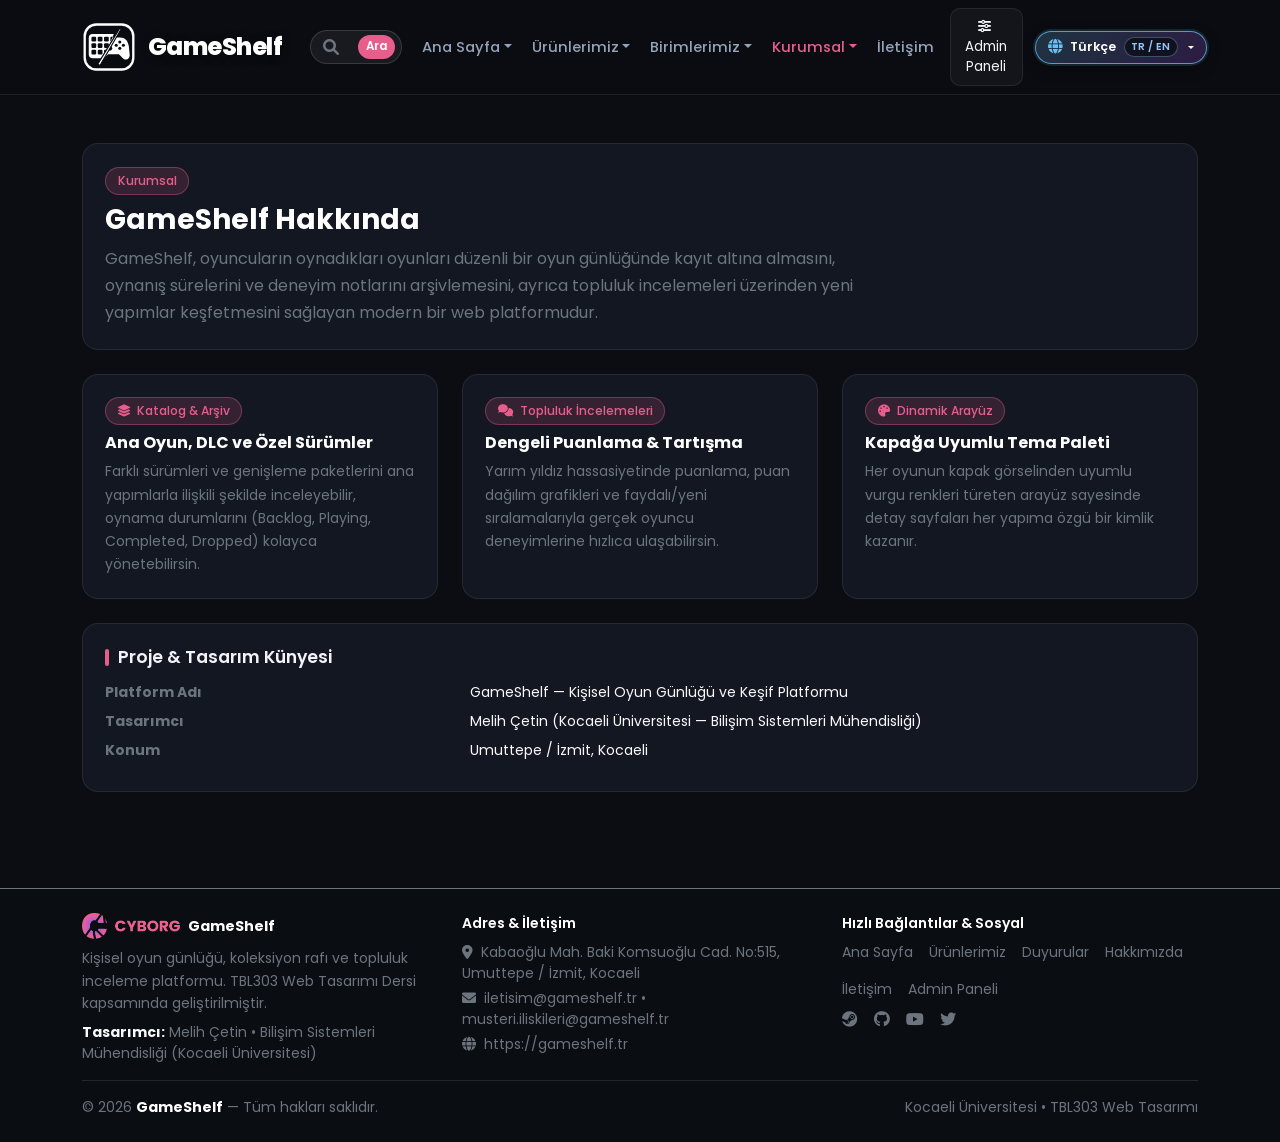
<file: about.html>
<!DOCTYPE html>
<html lang="tr">
<head>
  <meta charset="UTF-8" />
  <meta name="viewport" content="width=device-width, initial-scale=1.0" />
  <meta name="description" content="GameShelf hakkında: oyun günlüğü, katalog ve topluluk incelemeleri sunan kişisel oyun keşif platformu." />
  <link rel="preconnect" href="https://fonts.googleapis.com" />
  <link rel="preconnect" href="https://fonts.gstatic.com" crossorigin />
  <link href="https://fonts.googleapis.com/css2?family=Poppins:wght@300;400;500;600;700&display=swap" rel="stylesheet" />
  <link rel="stylesheet" href="vendor/bootstrap/css/bootstrap.min.css" />
  <link rel="stylesheet" href="assets/css/fontawesome.css" />
  <link rel="stylesheet" href="css/gameshelf.css" />
  <title>Hakkımızda — GameShelf</title>
  <script>
    if (localStorage.getItem("gs_ui_lang") === "en") {
      document.documentElement.lang = "en";
    }
  </script>
  <script src="js/utils/i18n.js"></script>
  <link rel="icon" type="image/svg+xml" href="data:image/svg+xml,%3Csvg%20xmlns%3D%22http%3A//www.w3.org/2000/svg%22%20viewBox%3D%220%200%20120%20120%22%3E%3Cdefs%3E%3CclipPath%20id%3D%22fk%22%3E%3Cpolygon%20points%3D%220%2C0%2084%2C0%2036%2C120%200%2C120%22/%3E%3C/clipPath%3E%3CclipPath%20id%3D%22fg%22%3E%3Cpolygon%20points%3D%2284%2C0%20120%2C0%20120%2C120%2036%2C120%22/%3E%3C/clipPath%3E%3C/defs%3E%3Crect%20x%3D%226%22%20y%3D%2210%22%20width%3D%22108%22%20height%3D%22100%22%20rx%3D%2226%22%20fill%3D%22%230b0e16%22%20stroke%3D%22%23ffffff%22%20stroke-width%3D%225.5%22/%3E%3Cg%20clip-path%3D%22url%28%23fk%29%22%3E%3Crect%20x%3D%2215%22%20y%3D%2231%22%20width%3D%2268%22%20height%3D%2254%22%20rx%3D%229%22%20fill%3D%22%23ffffff%22/%3E%3Crect%20x%3D%2221%22%20y%3D%2237%22%20width%3D%2210.5%22%20height%3D%2210.5%22%20rx%3D%222.5%22%20fill%3D%22%230b0e16%22/%3E%3Crect%20x%3D%2235%22%20y%3D%2237%22%20width%3D%2210.5%22%20height%3D%2210.5%22%20rx%3D%222.5%22%20fill%3D%22%230b0e16%22/%3E%3Crect%20x%3D%2249%22%20y%3D%2237%22%20width%3D%2210.5%22%20height%3D%2210.5%22%20rx%3D%222.5%22%20fill%3D%22%230b0e16%22/%3E%3Crect%20x%3D%2263%22%20y%3D%2237%22%20width%3D%2210.5%22%20height%3D%2210.5%22%20rx%3D%222.5%22%20fill%3D%22%230b0e16%22/%3E%3Crect%20x%3D%2221%22%20y%3D%2251.5%22%20width%3D%2210.5%22%20height%3D%2210.5%22%20rx%3D%222.5%22%20fill%3D%22%230b0e16%22/%3E%3Crect%20x%3D%2235%22%20y%3D%2251.5%22%20width%3D%2210.5%22%20height%3D%2210.5%22%20rx%3D%222.5%22%20fill%3D%22%230b0e16%22/%3E%3Crect%20x%3D%2249%22%20y%3D%2251.5%22%20width%3D%2210.5%22%20height%3D%2210.5%22%20rx%3D%222.5%22%20fill%3D%22%230b0e16%22/%3E%3Crect%20x%3D%2263%22%20y%3D%2251.5%22%20width%3D%2210.5%22%20height%3D%2210.5%22%20rx%3D%222.5%22%20fill%3D%22%230b0e16%22/%3E%3Crect%20x%3D%2221%22%20y%3D%2266%22%20width%3D%2210.5%22%20height%3D%2210.5%22%20rx%3D%222.5%22%20fill%3D%22%230b0e16%22/%3E%3Crect%20x%3D%2235%22%20y%3D%2266%22%20width%3D%2210.5%22%20height%3D%2210.5%22%20rx%3D%222.5%22%20fill%3D%22%230b0e16%22/%3E%3Crect%20x%3D%2249%22%20y%3D%2266%22%20width%3D%2210.5%22%20height%3D%2210.5%22%20rx%3D%222.5%22%20fill%3D%22%230b0e16%22/%3E%3C/g%3E%3Cg%20clip-path%3D%22url%28%23fg%29%22%3E%3Cpath%20d%3D%22M52%2C39%20L84%2C39%20C96%2C39%20102%2C46%20104%2C58%20L106%2C77%20C107%2C86%2099%2C91%2092%2C86%20L82%2C76%20L58%2C76%20L46%2C88%20C39%2C93%2033%2C87%2035%2C77%20L41%2C53%20C43%2C44%2046%2C39%2052%2C39%20Z%22%20fill%3D%22%23ffffff%22/%3E%3Ccircle%20cx%3D%2262%22%20cy%3D%2263%22%20r%3D%225.2%22%20fill%3D%22%230b0e16%22/%3E%3Ccircle%20cx%3D%2284%22%20cy%3D%2249%22%20r%3D%223.4%22%20fill%3D%22%230b0e16%22/%3E%3Ccircle%20cx%3D%2292%22%20cy%3D%2256%22%20r%3D%223.4%22%20fill%3D%22%230b0e16%22/%3E%3Ccircle%20cx%3D%2284%22%20cy%3D%2263%22%20r%3D%223.4%22%20fill%3D%22%230b0e16%22/%3E%3Ccircle%20cx%3D%2276%22%20cy%3D%2256%22%20r%3D%223.4%22%20fill%3D%22%230b0e16%22/%3E%3C/g%3E%3Cpolygon%20points%3D%2284%2C18%2035%2C98%2040%2C101%2087%2C20%22%20fill%3D%22%23ffffff%22%20stroke%3D%22%230b0e16%22%20stroke-width%3D%222.6%22%20stroke-linejoin%3D%22round%22/%3E%3C/svg%3E" />
  <link rel="icon" type="image/png" sizes="32x32" href="assets/images/favicon-32.png" />
  <link rel="icon" type="image/png" href="assets/images/favicon.png" />
</head>
<body class="gs-body">
    <!-- Üst Navigasyon -->
  <nav class="navbar navbar-expand-lg gs-navbar">
    <div class="container">
      <a class="navbar-brand gs-brand-link text-white fw-bold" href="index.html">
        <div class="gs-static-logo" id="gsStaticLogo" aria-label="GameShelf Logo">
          <svg viewBox="0 0 120 120" class="gs-logo-svg" role="img" aria-hidden="true">
            <defs>
              <!-- Diyagonal çizginin sol üstü (Klavye bölgesi) -->
              <clipPath id="gsClipKeyboard">
                <polygon points="0,0 82,0 38,120 0,120" />
              </clipPath>
              <!-- Diyagonal çizginin sağ altı (Gamepad bölgesi) -->
              <clipPath id="gsClipGamepad">
                <polygon points="82,0 120,0 120,120 38,120" />
              </clipPath>
            </defs>

            <!-- Yuvarlatılmış Kalın Beyaz Dış Çerçeve -->
            <rect x="6" y="10" width="108" height="100" rx="26" fill="#090b10" stroke="#ffffff" stroke-width="5.2" />

            <!-- SOL BÖLGE: BEYAZ DOLGULU KLAVYE -->
            <g clip-path="url(#gsClipKeyboard)">
              <!-- Klavye Ana Gövdesi -->
              <rect x="15" y="31" width="68" height="54" rx="9" fill="#ffffff" />
              <!-- 3x4 Yuvarlatılmış Kare Tuş Oyukları (Siyah Kontrast) -->
              <!-- Satır 1 -->
              <rect x="21" y="37" width="10.5" height="10.5" rx="2.6" fill="#090b10" />
              <rect x="35" y="37" width="10.5" height="10.5" rx="2.6" fill="#090b10" />
              <rect x="49" y="37" width="10.5" height="10.5" rx="2.6" fill="#090b10" />
              <rect x="63" y="37" width="10.5" height="10.5" rx="2.6" fill="#090b10" />
              <!-- Satır 2 -->
              <rect x="21" y="51.5" width="10.5" height="10.5" rx="2.6" fill="#090b10" />
              <rect x="35" y="51.5" width="10.5" height="10.5" rx="2.6" fill="#090b10" />
              <rect x="49" y="51.5" width="10.5" height="10.5" rx="2.6" fill="#090b10" />
              <rect x="63" y="51.5" width="10.5" height="10.5" rx="2.6" fill="#090b10" />
              <!-- Satır 3 -->
              <rect x="21" y="66" width="10.5" height="10.5" rx="2.6" fill="#090b10" />
              <rect x="35" y="66" width="10.5" height="10.5" rx="2.6" fill="#090b10" />
              <rect x="49" y="66" width="10.5" height="10.5" rx="2.6" fill="#090b10" />
            </g>

            <!-- SAĞ BÖLGE: BEYAZ DOLGULU OYUN KOLU (GAMEPAD) -->
            <g clip-path="url(#gsClipGamepad)">
              <!-- Ergonomik Beyaz Gamepad Silüeti -->
              <path d="M52,39 L84,39 C96,39 102,46 104,58 L106,77 C107,86 99,91 92,86 L82,76 L58,76 L46,88 C39,93 33,87 35,77 L41,53 C43,44 46,39 52,39 Z"
                    fill="#ffffff" />
              <!-- Sol Analog / Kontrol Dairesi -->
              <circle cx="62" cy="63" r="5.2" fill="#090b10" />
              <!-- Sağ 4'lü Aksiyon Butonları (Elmas Dizilimi) -->
              <circle cx="84" cy="49" r="3.4" fill="#090b10" />
              <circle cx="92" cy="56" r="3.4" fill="#090b10" />
              <circle cx="84" cy="63" r="3.4" fill="#090b10" />
              <circle cx="76" cy="56" r="3.4" fill="#090b10" />
            </g>

            <!-- ORTA DİYAGONAL AYIRICI ÇİZGİ (Siyah dış konturlu, uçlara doğru incelen beyaz kesim çizgisi) -->
            <polygon points="84,18 35,98 40,101 87,20" fill="#ffffff" stroke="#090b10" stroke-width="2.6" stroke-linejoin="round" />
          </svg>
        </div>
        <span class="gs-brand-title">GameShelf</span>
      </a>
      <!-- GameShelf ile Home Arasında Kalıcı Global Oyun Arama Kutucuğu -->
      <div class="gs-nav-search-wrap" id="globalNavSearchWrap">
        <form id="globalNavSearchForm" class="gs-nav-search-bar" autocomplete="off">
          <i class="fa fa-search text-secondary" id="globalNavSearchIcon"></i>
          <input type="text"
                 id="globalNavSearchInput"
                 placeholder="Oyun, stüdyo veya tür yazmaya başla..."
                 aria-label="Oyun ara" />
          <button type="submit" class="btn btn-sm gs-btn-primary rounded-pill px-2 py-0" style="font-size:0.74rem; height:24px;">Ara</button>
        </form>
        <div class="gs-search-suggestions gs-nav-search-suggestions" id="globalNavSearchSuggestions" role="listbox"></div>
      </div>
      <button class="navbar-toggler border-secondary" type="button" data-bs-toggle="collapse" data-bs-target="#gsMainNav" aria-label="Menüyü Aç">
        <i class="fa fa-bars text-white"></i>
      </button>
      <div class="collapse navbar-collapse" id="gsMainNav">
        <ul class="navbar-nav ms-auto align-items-lg-center gap-lg-1">
          <li class="nav-item dropdown">
            <a class="nav-link dropdown-toggle " href="index.html">Ana Sayfa</a>
            <ul class="dropdown-menu">
              <li class="dropdown-header-label">Ana Sayfa Bölümleri</li>
              <li><a class="dropdown-item" href="index.html#lanePopular"><i class="fa fa-fire"></i> En Popüler Oyunlar</a></li>
              <li><a class="dropdown-item" href="index.html#laneNewReleases"><i class="fa fa-sparkles"></i> Yeni Oyunlar (Ön Plan)</a></li>
              <li><a class="dropdown-item" href="index.html#laneTopReviews"><i class="fa fa-thumbs-up"></i> En Çok Upvote Alan İncelemeler</a></li>
              <li><a class="dropdown-item" href="index.html#homeNewsGrid"><i class="fa fa-newspaper"></i> Duyurular &amp; Haberler</a></li>
            </ul>
          </li>

          <li class="nav-item dropdown">
            <a class="nav-link dropdown-toggle " href="browse.html">Ürünlerimiz</a>
            <ul class="dropdown-menu">
              <li class="dropdown-header-label">Oyun Kataloğu &amp; Sürümler</li>
              <li><a class="dropdown-item" href="browse.html"><i class="fa fa-compass"></i> Tüm Oyun Kataloğu</a></li>
              <li><a class="dropdown-item" href="browse.html?type=base"><i class="fa fa-gamepad"></i> Ana Oyunlar</a></li>
              <li><a class="dropdown-item" href="browse.html?type=dlc"><i class="fa fa-puzzle-piece"></i> DLC &amp; Genişleme Paketleri</a></li>
              <li><a class="dropdown-item" href="browse.html?type=edition"><i class="fa fa-box-open"></i> Özel Sürümler</a></li>
              <li><hr class="dropdown-divider border-secondary border-opacity-25 my-1" /></li>
              <li><a class="dropdown-item" href="details.html?id=1"><i class="fa fa-info-circle"></i> Oyun Detay Sayfası</a></li>
            </ul>
          </li>

          <li class="nav-item dropdown">
            <a class="nav-link dropdown-toggle " href="profile.html">Birimlerimiz</a>
            <ul class="dropdown-menu">
              <li class="dropdown-header-label">Platform &amp; Topluluk Birimleri</li>
              <li><a class="dropdown-item" href="stats.html"><i class="fa fa-chart-bar"></i> Sayılarla GameShelf</a></li>
              <li><a class="dropdown-item" href="profile.html?tab=overview"><i class="fa fa-user"></i> Kişisel Günlük &amp; İstatistikler</a></li>
              <li><a class="dropdown-item" href="profile.html?tab=games"><i class="fa fa-th"></i> Oyun Rafı (Kapaklar)</a></li>
              <li><a class="dropdown-item" href="streams.html"><i class="fa fa-video"></i> Canlı Yayın &amp; Akış Birimi</a></li>
              <li><a class="dropdown-item" href="announcements.html"><i class="fa fa-bullhorn"></i> Duyuru &amp; Arşiv Birimi</a></li>
            </ul>
          </li>

          <li class="nav-item dropdown">
            <a class="nav-link dropdown-toggle active" href="#" role="button" data-bs-toggle="dropdown" aria-expanded="false">Kurumsal</a>
            <ul class="dropdown-menu">
              <li class="dropdown-header-label">Kurumsal Sayfalar</li>
              <li><a class="dropdown-item" href="about.html"><i class="fa fa-building"></i> Hakkımızda</a></li>
              <li><a class="dropdown-item" href="mission-vision.html"><i class="fa fa-bullseye"></i> Misyon &amp; Vizyon</a></li>
              <li><a class="dropdown-item" href="announcements.html"><i class="fa fa-bullhorn"></i> Tüm Duyurular</a></li>
            </ul>
          </li>

          <li class="nav-item"><a class="nav-link " href="contact.html">İletişim</a></li>

          <li class="nav-item ms-lg-1">
            <a class="btn btn-sm gs-btn-outline " href="admin.html"><i class="fa fa-sliders me-1"></i> Admin Paneli</a>
          </li>

          <!-- EN SAĞ ÜST DİKKAT ÇEKİCİ DİL SEÇİMİ (KENDİ DİLİNDE: TÜRKÇE / ENGLISH) -->
          <li class="nav-item dropdown ms-lg-2 mt-2 mt-lg-0">
            <button type="button"
                    class="btn btn-sm dropdown-toggle gs-lang-switcher-btn"
                    id="gsLangDropdownBtn"
                    data-bs-toggle="dropdown"
                    aria-expanded="false"
                    aria-label="Language / Dil Seçimi"
                    title="Dil Seçimi / Language">
              <i class="fa fa-globe gs-lang-globe-icon" aria-hidden="true"></i>
              <span id="gsCurrentLangLabel">Türkçe</span>
              <span class="gs-lang-code-pill">TR / EN</span>
            </button>
            <ul class="dropdown-menu dropdown-menu-end gs-lang-dropdown-menu" aria-labelledby="gsLangDropdownBtn">
              <li class="dropdown-header-label px-2 py-1" style="font-size:0.68rem;">Dil / Language</li>
              <li>
                <button type="button" class="dropdown-item gs-lang-option active" data-set-lang="tr">
                  <span>🇹🇷 Türkçe</span>
                  <span class="badge bg-dark border border-secondary border-opacity-25 text-info">TR</span>
                </button>
              </li>
              <li>
                <button type="button" class="dropdown-item gs-lang-option" data-set-lang="en">
                  <span>🇬🇧 English</span>
                  <span class="badge bg-dark border border-secondary border-opacity-25 text-info">EN</span>
                </button>
              </li>
            </ul>
          </li>
        </ul>
      </div>
    </div>
  </nav>

  <main class="container py-5">
    <section class="gs-card mb-4">
      <span class="gs-badge-accent mb-2 d-inline-block">Kurumsal</span>
      <h1 class="h3 fw-bold text-white mb-2">GameShelf Hakkında</h1>
      <p class="text-secondary mb-0" style="max-width: 780px; line-height: 1.7;">
        GameShelf, oyuncuların oynadıkları oyunları düzenli bir oyun günlüğünde kayıt altına almasını, oynanış sürelerini ve deneyim notlarını arşivlemesini, ayrıca topluluk incelemeleri üzerinden yeni yapımlar keşfetmesini sağlayan modern bir web platformudur.
      </p>
    </section>

    <div class="row g-4 mb-4">
      <div class="col-md-4">
        <div class="gs-card h-100 mb-0">
          <div class="gs-badge-accent mb-2 d-inline-block"><i class="fa fa-layer-group me-1"></i> Katalog &amp; Arşiv</div>
          <h2 class="h6 fw-bold text-white">Ana Oyun, DLC ve Özel Sürümler</h2>
          <p class="small text-secondary mb-0" style="line-height: 1.65;">
            Farklı sürümleri ve genişleme paketlerini ana yapımlarla ilişkili şekilde inceleyebilir, oynama durumlarını (Backlog, Playing, Completed, Dropped) kolayca yönetebilirsin.
          </p>
        </div>
      </div>
      <div class="col-md-4">
        <div class="gs-card h-100 mb-0">
          <div class="gs-badge-accent mb-2 d-inline-block"><i class="fa fa-comments me-1"></i> Topluluk İncelemeleri</div>
          <h2 class="h6 fw-bold text-white">Dengeli Puanlama &amp; Tartışma</h2>
          <p class="small text-secondary mb-0" style="line-height: 1.65;">
            Yarım yıldız hassasiyetinde puanlama, puan dağılım grafikleri ve faydalı/yeni sıralamalarıyla gerçek oyuncu deneyimlerine hızlıca ulaşabilirsin.
          </p>
        </div>
      </div>
      <div class="col-md-4">
        <div class="gs-card h-100 mb-0">
          <div class="gs-badge-accent mb-2 d-inline-block"><i class="fa fa-palette me-1"></i> Dinamik Arayüz</div>
          <h2 class="h6 fw-bold text-white">Kapağa Uyumlu Tema Paleti</h2>
          <p class="small text-secondary mb-0" style="line-height: 1.65;">
            Her oyunun kapak görselinden uyumlu vurgu renkleri türeten arayüz sayesinde detay sayfaları her yapıma özgü bir kimlik kazanır.
          </p>
        </div>
      </div>
    </div>

    <section class="gs-card mb-0">
      <h2 class="gs-section-title">Proje &amp; Tasarım Künyesi</h2>
      <dl class="row small mb-0">
        <dt class="col-sm-4 text-secondary">Platform Adı</dt>
        <dd class="col-sm-8 text-light">GameShelf — Kişisel Oyun Günlüğü ve Keşif Platformu</dd>
        <dt class="col-sm-4 text-secondary">Tasarımcı</dt>
        <dd class="col-sm-8 text-light">Melih Çetin (Kocaeli Üniversitesi — Bilişim Sistemleri Mühendisliği)</dd>
        <dt class="col-sm-4 text-secondary">Konum</dt>
        <dd class="col-sm-8 text-light">Umuttepe / İzmit, Kocaeli</dd>
      </dl>
    </section>
  </main>

  <!-- Tutarlı Kurumsal Alt Bilgi (Footer) -->
  <footer class="border-top border-secondary border-opacity-15 py-4 mt-5" style="background: rgba(11, 13, 18, 0.72);">
    <div class="container">
      <div class="row g-4 small">
        <div class="col-lg-4">
          <div class="d-flex align-items-center gap-2 text-white fw-bold mb-2">
            <img src="assets/images/logo.png" alt="GameShelf" style="height: 26px;" />
            <span>GameShelf</span>
          </div>
          <p class="text-secondary mb-2" style="line-height: 1.6;">
            Kişisel oyun günlüğü, koleksiyon rafı ve topluluk inceleme platformu. TBL303 Web Tasarımı Dersi kapsamında geliştirilmiştir.
          </p>
          <div class="text-secondary">
            <strong class="text-light">Tasarımcı:</strong> Melih Çetin • Bilişim Sistemleri Mühendisliği (Kocaeli Üniversitesi)
          </div>
        </div>
        <div class="col-lg-4">
          <div class="fw-semibold text-white mb-2">Adres &amp; İletişim</div>
          <div class="text-secondary mb-1"><i class="fa fa-map-marker-alt me-2 text-secondary"></i>Kabaoğlu Mah. Baki Komsuoğlu Cad. No:515, Umuttepe / İzmit, Kocaeli</div>
          <div class="text-secondary mb-1"><i class="fa fa-envelope me-2 text-secondary"></i>iletisim@gameshelf.tr • musteri.iliskileri@gameshelf.tr</div>
          <div class="text-secondary"><i class="fa fa-globe me-2 text-secondary"></i>https://gameshelf.tr</div>
        </div>
        <div class="col-lg-4">
          <div class="fw-semibold text-white mb-2">Hızlı Bağlantılar &amp; Sosyal</div>
          <div class="d-flex flex-wrap gap-3 mb-2">
            <a href="index.html" class="text-secondary text-decoration-none">Ana Sayfa</a>
            <a href="browse.html" class="text-secondary text-decoration-none">Ürünlerimiz</a>
            <a href="announcements.html" class="text-secondary text-decoration-none">Duyurular</a>
            <a href="about.html" class="text-secondary text-decoration-none">Hakkımızda</a>
            <a href="contact.html" class="text-secondary text-decoration-none">İletişim</a>
            <a href="admin.html" class="text-secondary text-decoration-none">Admin Paneli</a>
          </div>
          <div class="d-flex gap-3 fs-6">
            <a href="https://store.steampowered.com" target="_blank" rel="noopener" class="text-secondary" title="Steam"><i class="fab fa-steam"></i></a>
            <a href="https://github.com" target="_blank" rel="noopener" class="text-secondary" title="GitHub"><i class="fab fa-github"></i></a>
            <a href="https://youtube.com" target="_blank" rel="noopener" class="text-secondary" title="YouTube"><i class="fab fa-youtube"></i></a>
            <a href="https://x.com" target="_blank" rel="noopener" class="text-secondary" title="X / Twitter"><i class="fab fa-twitter"></i></a>
          </div>
        </div>
      </div>
      <hr class="border-secondary border-opacity-15 my-3" />
      <div class="d-flex flex-wrap justify-content-between align-items-center gap-2 small text-secondary">
        <div>© 2026 <strong class="text-white">GameShelf</strong> — Tüm hakları saklıdır.</div>
        <div>Kocaeli Üniversitesi • TBL303 Web Tasarımı</div>
      </div>
    </div>
  </footer>
  <script src="vendor/bootstrap/js/bootstrap.min.js"></script>
</body>
</html>
</file>
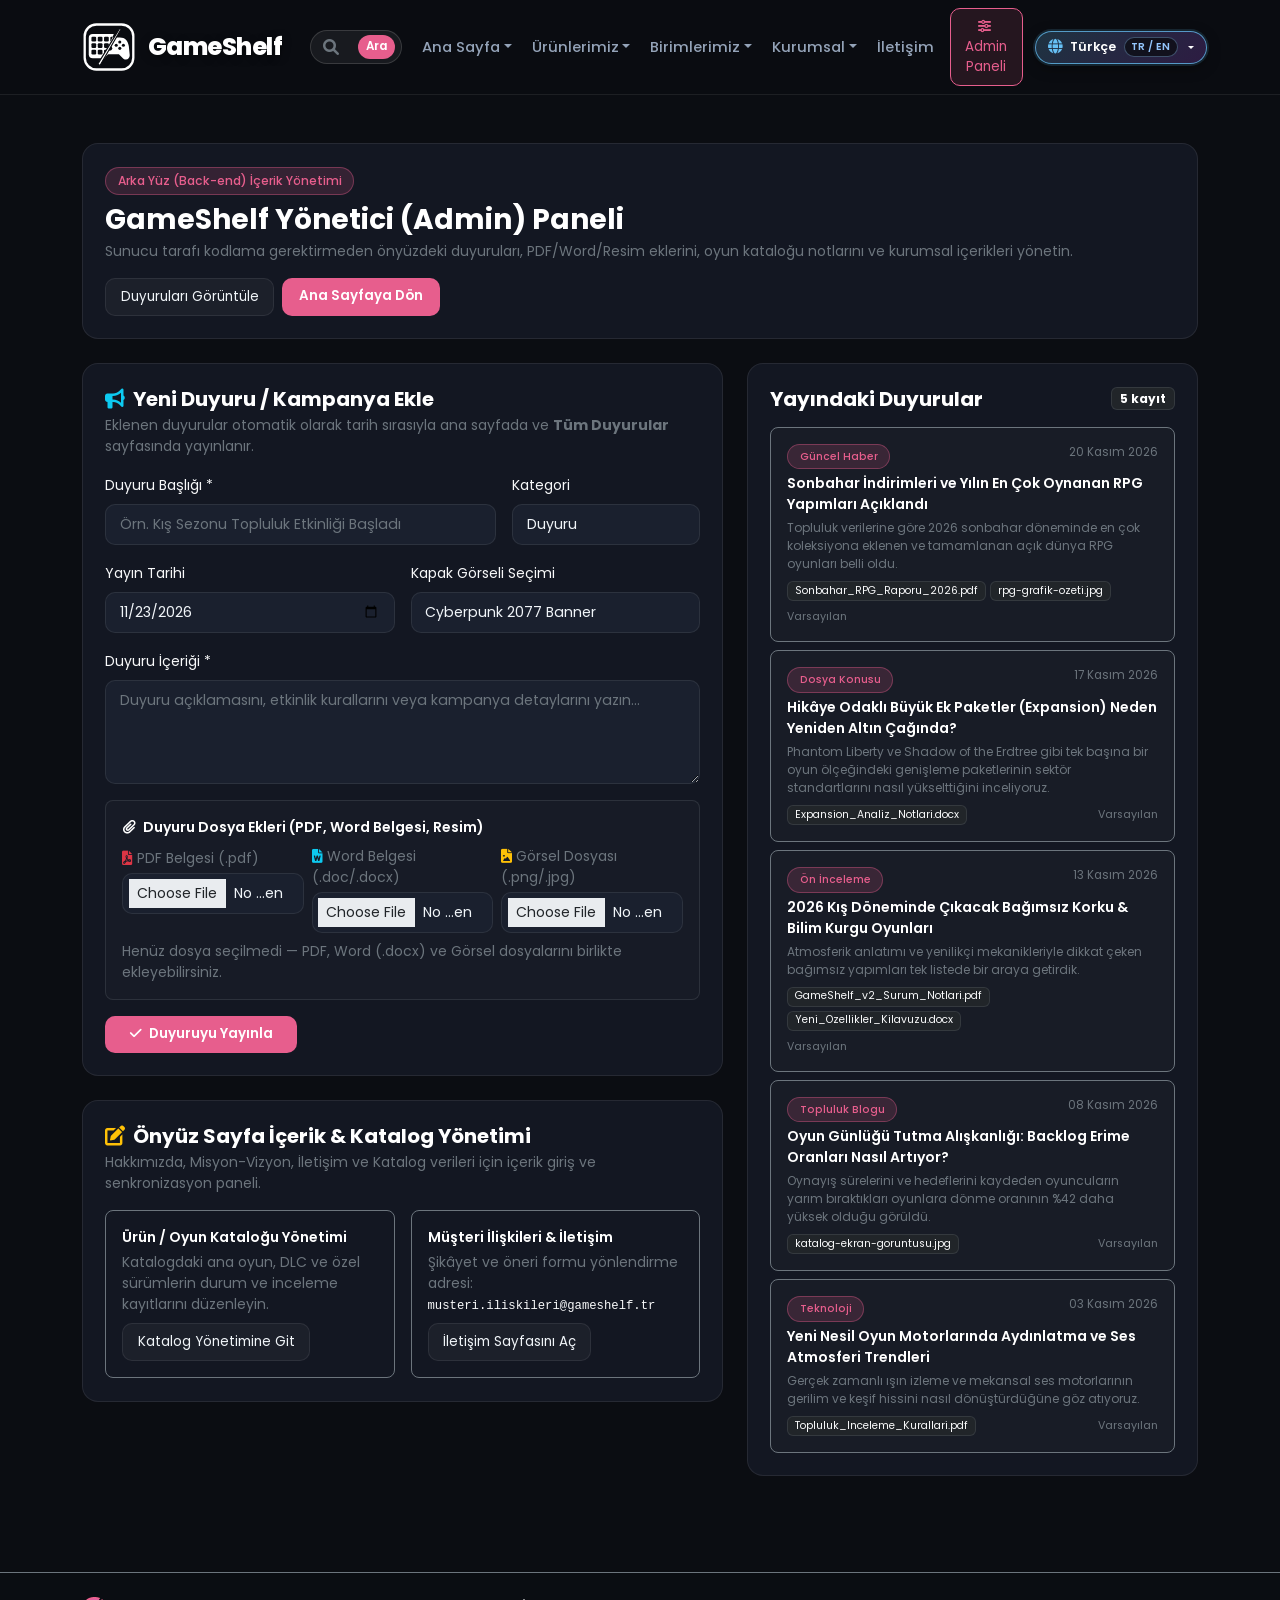
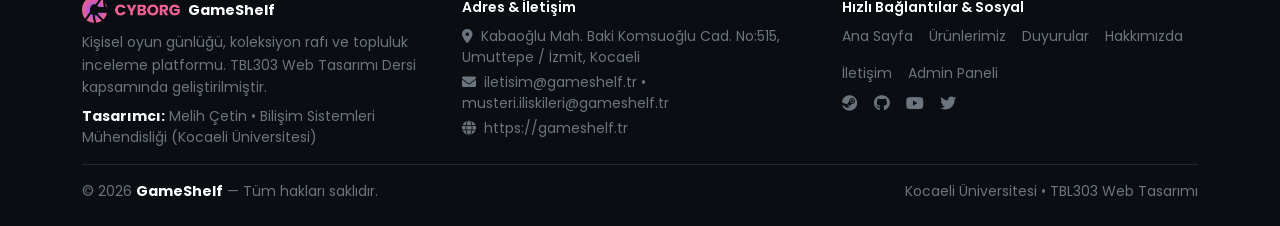
<file: admin.html>
<!DOCTYPE html>
<html lang="tr">
<head>
  <meta charset="UTF-8" />
  <meta name="viewport" content="width=device-width, initial-scale=1.0" />
  <meta name="description" content="GameShelf içerik yönetim paneli: duyuru ekleme ve yönetme (prototip)." />
  <meta name="robots" content="noindex" />
  <link rel="preconnect" href="https://fonts.googleapis.com" />
  <link rel="preconnect" href="https://fonts.gstatic.com" crossorigin />
  <link href="https://fonts.googleapis.com/css2?family=Poppins:wght@300;400;500;600;700&display=swap" rel="stylesheet" />
  <link rel="stylesheet" href="vendor/bootstrap/css/bootstrap.min.css" />
  <link rel="stylesheet" href="assets/css/fontawesome.css" />
  <link rel="stylesheet" href="css/gameshelf.css" />
  <title>Admin İçerik Yönetim Paneli — GameShelf</title>
  <script>
    if (localStorage.getItem("gs_ui_lang") === "en") {
      document.documentElement.lang = "en";
    }
  </script>
  <script src="js/utils/i18n.js"></script>
  <link rel="icon" type="image/svg+xml" href="data:image/svg+xml,%3Csvg%20xmlns%3D%22http%3A//www.w3.org/2000/svg%22%20viewBox%3D%220%200%20120%20120%22%3E%3Cdefs%3E%3CclipPath%20id%3D%22fk%22%3E%3Cpolygon%20points%3D%220%2C0%2084%2C0%2036%2C120%200%2C120%22/%3E%3C/clipPath%3E%3CclipPath%20id%3D%22fg%22%3E%3Cpolygon%20points%3D%2284%2C0%20120%2C0%20120%2C120%2036%2C120%22/%3E%3C/clipPath%3E%3C/defs%3E%3Crect%20x%3D%226%22%20y%3D%2210%22%20width%3D%22108%22%20height%3D%22100%22%20rx%3D%2226%22%20fill%3D%22%230b0e16%22%20stroke%3D%22%23ffffff%22%20stroke-width%3D%225.5%22/%3E%3Cg%20clip-path%3D%22url%28%23fk%29%22%3E%3Crect%20x%3D%2215%22%20y%3D%2231%22%20width%3D%2268%22%20height%3D%2254%22%20rx%3D%229%22%20fill%3D%22%23ffffff%22/%3E%3Crect%20x%3D%2221%22%20y%3D%2237%22%20width%3D%2210.5%22%20height%3D%2210.5%22%20rx%3D%222.5%22%20fill%3D%22%230b0e16%22/%3E%3Crect%20x%3D%2235%22%20y%3D%2237%22%20width%3D%2210.5%22%20height%3D%2210.5%22%20rx%3D%222.5%22%20fill%3D%22%230b0e16%22/%3E%3Crect%20x%3D%2249%22%20y%3D%2237%22%20width%3D%2210.5%22%20height%3D%2210.5%22%20rx%3D%222.5%22%20fill%3D%22%230b0e16%22/%3E%3Crect%20x%3D%2263%22%20y%3D%2237%22%20width%3D%2210.5%22%20height%3D%2210.5%22%20rx%3D%222.5%22%20fill%3D%22%230b0e16%22/%3E%3Crect%20x%3D%2221%22%20y%3D%2251.5%22%20width%3D%2210.5%22%20height%3D%2210.5%22%20rx%3D%222.5%22%20fill%3D%22%230b0e16%22/%3E%3Crect%20x%3D%2235%22%20y%3D%2251.5%22%20width%3D%2210.5%22%20height%3D%2210.5%22%20rx%3D%222.5%22%20fill%3D%22%230b0e16%22/%3E%3Crect%20x%3D%2249%22%20y%3D%2251.5%22%20width%3D%2210.5%22%20height%3D%2210.5%22%20rx%3D%222.5%22%20fill%3D%22%230b0e16%22/%3E%3Crect%20x%3D%2263%22%20y%3D%2251.5%22%20width%3D%2210.5%22%20height%3D%2210.5%22%20rx%3D%222.5%22%20fill%3D%22%230b0e16%22/%3E%3Crect%20x%3D%2221%22%20y%3D%2266%22%20width%3D%2210.5%22%20height%3D%2210.5%22%20rx%3D%222.5%22%20fill%3D%22%230b0e16%22/%3E%3Crect%20x%3D%2235%22%20y%3D%2266%22%20width%3D%2210.5%22%20height%3D%2210.5%22%20rx%3D%222.5%22%20fill%3D%22%230b0e16%22/%3E%3Crect%20x%3D%2249%22%20y%3D%2266%22%20width%3D%2210.5%22%20height%3D%2210.5%22%20rx%3D%222.5%22%20fill%3D%22%230b0e16%22/%3E%3C/g%3E%3Cg%20clip-path%3D%22url%28%23fg%29%22%3E%3Cpath%20d%3D%22M52%2C39%20L84%2C39%20C96%2C39%20102%2C46%20104%2C58%20L106%2C77%20C107%2C86%2099%2C91%2092%2C86%20L82%2C76%20L58%2C76%20L46%2C88%20C39%2C93%2033%2C87%2035%2C77%20L41%2C53%20C43%2C44%2046%2C39%2052%2C39%20Z%22%20fill%3D%22%23ffffff%22/%3E%3Ccircle%20cx%3D%2262%22%20cy%3D%2263%22%20r%3D%225.2%22%20fill%3D%22%230b0e16%22/%3E%3Ccircle%20cx%3D%2284%22%20cy%3D%2249%22%20r%3D%223.4%22%20fill%3D%22%230b0e16%22/%3E%3Ccircle%20cx%3D%2292%22%20cy%3D%2256%22%20r%3D%223.4%22%20fill%3D%22%230b0e16%22/%3E%3Ccircle%20cx%3D%2284%22%20cy%3D%2263%22%20r%3D%223.4%22%20fill%3D%22%230b0e16%22/%3E%3Ccircle%20cx%3D%2276%22%20cy%3D%2256%22%20r%3D%223.4%22%20fill%3D%22%230b0e16%22/%3E%3C/g%3E%3Cpolygon%20points%3D%2284%2C18%2035%2C98%2040%2C101%2087%2C20%22%20fill%3D%22%23ffffff%22%20stroke%3D%22%230b0e16%22%20stroke-width%3D%222.6%22%20stroke-linejoin%3D%22round%22/%3E%3C/svg%3E" />
  <link rel="icon" type="image/png" sizes="32x32" href="assets/images/favicon-32.png" />
  <link rel="icon" type="image/png" href="assets/images/favicon.png" />
</head>
<body class="gs-body">
    <!-- Üst Navigasyon -->
  <nav class="navbar navbar-expand-lg gs-navbar">
    <div class="container">
      <a class="navbar-brand gs-brand-link text-white fw-bold" href="index.html">
        <div class="gs-static-logo" id="gsStaticLogo" aria-label="GameShelf Logo">
          <svg viewBox="0 0 120 120" class="gs-logo-svg" role="img" aria-hidden="true">
            <defs>
              <!-- Diyagonal çizginin sol üstü (Klavye bölgesi) -->
              <clipPath id="gsClipKeyboard">
                <polygon points="0,0 82,0 38,120 0,120" />
              </clipPath>
              <!-- Diyagonal çizginin sağ altı (Gamepad bölgesi) -->
              <clipPath id="gsClipGamepad">
                <polygon points="82,0 120,0 120,120 38,120" />
              </clipPath>
            </defs>

            <!-- Yuvarlatılmış Kalın Beyaz Dış Çerçeve -->
            <rect x="6" y="10" width="108" height="100" rx="26" fill="#090b10" stroke="#ffffff" stroke-width="5.2" />

            <!-- SOL BÖLGE: BEYAZ DOLGULU KLAVYE -->
            <g clip-path="url(#gsClipKeyboard)">
              <!-- Klavye Ana Gövdesi -->
              <rect x="15" y="31" width="68" height="54" rx="9" fill="#ffffff" />
              <!-- 3x4 Yuvarlatılmış Kare Tuş Oyukları (Siyah Kontrast) -->
              <!-- Satır 1 -->
              <rect x="21" y="37" width="10.5" height="10.5" rx="2.6" fill="#090b10" />
              <rect x="35" y="37" width="10.5" height="10.5" rx="2.6" fill="#090b10" />
              <rect x="49" y="37" width="10.5" height="10.5" rx="2.6" fill="#090b10" />
              <rect x="63" y="37" width="10.5" height="10.5" rx="2.6" fill="#090b10" />
              <!-- Satır 2 -->
              <rect x="21" y="51.5" width="10.5" height="10.5" rx="2.6" fill="#090b10" />
              <rect x="35" y="51.5" width="10.5" height="10.5" rx="2.6" fill="#090b10" />
              <rect x="49" y="51.5" width="10.5" height="10.5" rx="2.6" fill="#090b10" />
              <rect x="63" y="51.5" width="10.5" height="10.5" rx="2.6" fill="#090b10" />
              <!-- Satır 3 -->
              <rect x="21" y="66" width="10.5" height="10.5" rx="2.6" fill="#090b10" />
              <rect x="35" y="66" width="10.5" height="10.5" rx="2.6" fill="#090b10" />
              <rect x="49" y="66" width="10.5" height="10.5" rx="2.6" fill="#090b10" />
            </g>

            <!-- SAĞ BÖLGE: BEYAZ DOLGULU OYUN KOLU (GAMEPAD) -->
            <g clip-path="url(#gsClipGamepad)">
              <!-- Ergonomik Beyaz Gamepad Silüeti -->
              <path d="M52,39 L84,39 C96,39 102,46 104,58 L106,77 C107,86 99,91 92,86 L82,76 L58,76 L46,88 C39,93 33,87 35,77 L41,53 C43,44 46,39 52,39 Z"
                    fill="#ffffff" />
              <!-- Sol Analog / Kontrol Dairesi -->
              <circle cx="62" cy="63" r="5.2" fill="#090b10" />
              <!-- Sağ 4'lü Aksiyon Butonları (Elmas Dizilimi) -->
              <circle cx="84" cy="49" r="3.4" fill="#090b10" />
              <circle cx="92" cy="56" r="3.4" fill="#090b10" />
              <circle cx="84" cy="63" r="3.4" fill="#090b10" />
              <circle cx="76" cy="56" r="3.4" fill="#090b10" />
            </g>

            <!-- ORTA DİYAGONAL AYIRICI ÇİZGİ (Siyah dış konturlu, uçlara doğru incelen beyaz kesim çizgisi) -->
            <polygon points="84,18 35,98 40,101 87,20" fill="#ffffff" stroke="#090b10" stroke-width="2.6" stroke-linejoin="round" />
          </svg>
        </div>
        <span class="gs-brand-title">GameShelf</span>
      </a>
      <!-- GameShelf ile Home Arasında Kalıcı Global Oyun Arama Kutucuğu -->
      <div class="gs-nav-search-wrap" id="globalNavSearchWrap">
        <form id="globalNavSearchForm" class="gs-nav-search-bar" autocomplete="off">
          <i class="fa fa-search text-secondary" id="globalNavSearchIcon"></i>
          <input type="text"
                 id="globalNavSearchInput"
                 placeholder="Oyun, stüdyo veya tür yazmaya başla..."
                 aria-label="Oyun ara" />
          <button type="submit" class="btn btn-sm gs-btn-primary rounded-pill px-2 py-0" style="font-size:0.74rem; height:24px;">Ara</button>
        </form>
        <div class="gs-search-suggestions gs-nav-search-suggestions" id="globalNavSearchSuggestions" role="listbox"></div>
      </div>
      <button class="navbar-toggler border-secondary" type="button" data-bs-toggle="collapse" data-bs-target="#gsMainNav" aria-label="Menüyü Aç">
        <i class="fa fa-bars text-white"></i>
      </button>
      <div class="collapse navbar-collapse" id="gsMainNav">
        <ul class="navbar-nav ms-auto align-items-lg-center gap-lg-1">
          <li class="nav-item dropdown">
            <a class="nav-link dropdown-toggle " href="index.html">Ana Sayfa</a>
            <ul class="dropdown-menu">
              <li class="dropdown-header-label">Ana Sayfa Bölümleri</li>
              <li><a class="dropdown-item" href="index.html#lanePopular"><i class="fa fa-fire"></i> En Popüler Oyunlar</a></li>
              <li><a class="dropdown-item" href="index.html#laneNewReleases"><i class="fa fa-sparkles"></i> Yeni Oyunlar (Ön Plan)</a></li>
              <li><a class="dropdown-item" href="index.html#laneTopReviews"><i class="fa fa-thumbs-up"></i> En Çok Upvote Alan İncelemeler</a></li>
              <li><a class="dropdown-item" href="index.html#homeNewsGrid"><i class="fa fa-newspaper"></i> Duyurular &amp; Haberler</a></li>
            </ul>
          </li>

          <li class="nav-item dropdown">
            <a class="nav-link dropdown-toggle " href="browse.html">Ürünlerimiz</a>
            <ul class="dropdown-menu">
              <li class="dropdown-header-label">Oyun Kataloğu &amp; Sürümler</li>
              <li><a class="dropdown-item" href="browse.html"><i class="fa fa-compass"></i> Tüm Oyun Kataloğu</a></li>
              <li><a class="dropdown-item" href="browse.html?type=base"><i class="fa fa-gamepad"></i> Ana Oyunlar</a></li>
              <li><a class="dropdown-item" href="browse.html?type=dlc"><i class="fa fa-puzzle-piece"></i> DLC &amp; Genişleme Paketleri</a></li>
              <li><a class="dropdown-item" href="browse.html?type=edition"><i class="fa fa-box-open"></i> Özel Sürümler</a></li>
              <li><hr class="dropdown-divider border-secondary border-opacity-25 my-1" /></li>
              <li><a class="dropdown-item" href="details.html?id=1"><i class="fa fa-info-circle"></i> Oyun Detay Sayfası</a></li>
            </ul>
          </li>

          <li class="nav-item dropdown">
            <a class="nav-link dropdown-toggle " href="profile.html">Birimlerimiz</a>
            <ul class="dropdown-menu">
              <li class="dropdown-header-label">Platform &amp; Topluluk Birimleri</li>
              <li><a class="dropdown-item" href="stats.html"><i class="fa fa-chart-bar"></i> Sayılarla GameShelf</a></li>
              <li><a class="dropdown-item" href="profile.html?tab=overview"><i class="fa fa-user"></i> Kişisel Günlük &amp; İstatistikler</a></li>
              <li><a class="dropdown-item" href="profile.html?tab=games"><i class="fa fa-th"></i> Oyun Rafı (Kapaklar)</a></li>
              <li><a class="dropdown-item" href="streams.html"><i class="fa fa-video"></i> Canlı Yayın &amp; Akış Birimi</a></li>
              <li><a class="dropdown-item" href="announcements.html"><i class="fa fa-bullhorn"></i> Duyuru &amp; Arşiv Birimi</a></li>
            </ul>
          </li>

          <li class="nav-item dropdown">
            <a class="nav-link dropdown-toggle " href="#" role="button" data-bs-toggle="dropdown" aria-expanded="false">Kurumsal</a>
            <ul class="dropdown-menu">
              <li class="dropdown-header-label">Kurumsal Sayfalar</li>
              <li><a class="dropdown-item" href="about.html"><i class="fa fa-building"></i> Hakkımızda</a></li>
              <li><a class="dropdown-item" href="mission-vision.html"><i class="fa fa-bullseye"></i> Misyon &amp; Vizyon</a></li>
              <li><a class="dropdown-item" href="announcements.html"><i class="fa fa-bullhorn"></i> Tüm Duyurular</a></li>
            </ul>
          </li>

          <li class="nav-item"><a class="nav-link " href="contact.html">İletişim</a></li>

          <li class="nav-item ms-lg-1">
            <a class="btn btn-sm gs-btn-outline active" href="admin.html"><i class="fa fa-sliders me-1"></i> Admin Paneli</a>
          </li>

          <!-- EN SAĞ ÜST DİKKAT ÇEKİCİ DİL SEÇİMİ (KENDİ DİLİNDE: TÜRKÇE / ENGLISH) -->
          <li class="nav-item dropdown ms-lg-2 mt-2 mt-lg-0">
            <button type="button"
                    class="btn btn-sm dropdown-toggle gs-lang-switcher-btn"
                    id="gsLangDropdownBtn"
                    data-bs-toggle="dropdown"
                    aria-expanded="false"
                    aria-label="Language / Dil Seçimi"
                    title="Dil Seçimi / Language">
              <i class="fa fa-globe gs-lang-globe-icon" aria-hidden="true"></i>
              <span id="gsCurrentLangLabel">Türkçe</span>
              <span class="gs-lang-code-pill">TR / EN</span>
            </button>
            <ul class="dropdown-menu dropdown-menu-end gs-lang-dropdown-menu" aria-labelledby="gsLangDropdownBtn">
              <li class="dropdown-header-label px-2 py-1" style="font-size:0.68rem;">Dil / Language</li>
              <li>
                <button type="button" class="dropdown-item gs-lang-option active" data-set-lang="tr">
                  <span>🇹🇷 Türkçe</span>
                  <span class="badge bg-dark border border-secondary border-opacity-25 text-info">TR</span>
                </button>
              </li>
              <li>
                <button type="button" class="dropdown-item gs-lang-option" data-set-lang="en">
                  <span>🇬🇧 English</span>
                  <span class="badge bg-dark border border-secondary border-opacity-25 text-info">EN</span>
                </button>
              </li>
            </ul>
          </li>
        </ul>
      </div>
    </div>
  </nav>

  <main class="container py-5">
    <section class="gs-card mb-4">
      <div class="d-flex flex-wrap justify-content-between align-items-center gap-3">
        <div>
          <span class="gs-badge-accent mb-2 d-inline-block">Arka Yüz (Back-end) İçerik Yönetimi</span>
          <h1 class="h3 fw-bold text-white mb-1">GameShelf Yönetici (Admin) Paneli</h1>
          <p class="small text-secondary mb-0">
            Sunucu tarafı kodlama gerektirmeden önyüzdeki duyuruları, PDF/Word/Resim eklerini, oyun kataloğu notlarını ve kurumsal içerikleri yönetin.
          </p>
        </div>
        <div class="d-flex gap-2">
          <a href="announcements.html" class="btn btn-sm gs-btn-outline">Duyuruları Görüntüle</a>
          <a href="index.html" class="btn btn-sm gs-btn-primary">Ana Sayfaya Dön</a>
        </div>
      </div>
    </section>

    <div class="row g-4">
      <!-- Sol: Duyuru & Çoklu Dosya (PDF, Word, Resim) Ekleme Formu -->
      <div class="col-lg-7">
        <section class="gs-card mb-4" id="adminAnnouncementForm">
          <h2 class="h5 fw-bold text-white mb-1"><i class="fa fa-bullhorn me-2 text-info"></i>Yeni Duyuru / Kampanya Ekle</h2>
          <p class="small text-secondary mb-3">
            Eklenen duyurular otomatik olarak tarih sırasıyla ana sayfada ve <strong>Tüm Duyurular</strong> sayfasında yayınlanır.
          </p>

          <form id="newAnnouncementForm" novalidate>
            <div class="row g-3">
              <div class="col-md-8">
                <label for="annTitle" class="form-label small text-light">Duyuru Başlığı *</label>
                <input type="text" class="form-control gs-input" id="annTitle" placeholder="Örn. Kış Sezonu Topluluk Etkinliği Başladı" required />
              </div>
              <div class="col-md-4">
                <label for="annCategory" class="form-label small text-light">Kategori</label>
                <select class="form-select gs-input" id="annCategory">
                  <option value="Duyuru">Duyuru</option>
                  <option value="Kampanya">Kampanya</option>
                  <option value="Sistem Güncellemesi">Sistem Güncellemesi</option>
                  <option value="Güncel Haber">Güncel Haber</option>
                  <option value="Dosya Konusu">Dosya Konusu</option>
                </select>
              </div>
              <div class="col-md-6">
                <label for="annDate" class="form-label small text-light">Yayın Tarihi</label>
                <input type="date" class="form-control gs-input" id="annDate" value="2026-11-23" />
              </div>
              <div class="col-md-6">
                <label for="annCoverSelect" class="form-label small text-light">Kapak Görseli Seçimi</label>
                <select class="form-select gs-input" id="annCoverSelect">
                  <option value="assets/images/games/cp2077-hero.jpg">Cyberpunk 2077 Banner</option>
                  <option value="assets/images/games/eldenring-hero.jpg">Elden Ring Banner</option>
                  <option value="assets/images/games/alanwake2-hero.jpg">Alan Wake 2 Banner</option>
                  <option value="assets/images/games/sekiro-hero.jpg">Sekiro Banner</option>
                </select>
              </div>
              <div class="col-12">
                <label for="annContent" class="form-label small text-light">Duyuru İçeriği *</label>
                <textarea class="form-control gs-input" id="annContent" rows="4" placeholder="Duyuru açıklamasını, etkinlik kurallarını veya kampanya detaylarını yazın..." required></textarea>
              </div>

              <!-- Çoklu Dosya Tipi Ekleme Mantığı (PDF, Word Belgesi, Resim) -->
              <div class="col-12">
                <div class="p-3 rounded-3 border border-secondary border-opacity-25" style="background: rgba(255,255,255,0.02);">
                  <div class="small fw-semibold text-white mb-2">
                    <i class="fa fa-paperclip me-1"></i> Duyuru Dosya Ekleri (PDF, Word Belgesi, Resim)
                  </div>
                  <div class="row g-2">
                    <div class="col-md-4">
                      <label for="annPdfFile" class="form-label small text-secondary mb-1"><i class="fa fa-file-pdf text-danger me-1"></i>PDF Belgesi (.pdf)</label>
                      <input type="file" class="form-control form-control-sm gs-input" id="annPdfFile" accept=".pdf,application/pdf" />
                    </div>
                    <div class="col-md-4">
                      <label for="annWordFile" class="form-label small text-secondary mb-1"><i class="fa fa-file-word text-info me-1"></i>Word Belgesi (.doc/.docx)</label>
                      <input type="file" class="form-control form-control-sm gs-input" id="annWordFile" accept=".doc,.docx,application/msword,application/vnd.openxmlformats-officedocument.wordprocessingml.document" />
                    </div>
                    <div class="col-md-4">
                      <label for="annImgFile" class="form-label small text-secondary mb-1"><i class="fa fa-file-image text-warning me-1"></i>Görsel Dosyası (.png/.jpg)</label>
                      <input type="file" class="form-control form-control-sm gs-input" id="annImgFile" accept="image/*" />
                    </div>
                  </div>
                  <div class="small text-secondary mt-2" id="selectedFilesPreview">
                    Henüz dosya seçilmedi — PDF, Word (.docx) ve Görsel dosyalarını birlikte ekleyebilirsiniz.
                  </div>
                </div>
              </div>
            </div>

            <div class="d-flex flex-wrap align-items-center gap-2 mt-3">
              <button type="submit" class="btn gs-btn-primary px-4">
                <i class="fa fa-check me-1"></i> Duyuruyu Yayınla
              </button>
              <span id="annSaveStatus" class="small text-success d-none"></span>
            </div>
          </form>
        </section>

        <!-- Önyüz Sayfa İçerik Yönetimi (Kurumsal & İletişim Veri Girişi) -->
        <section class="gs-card mb-0">
          <h2 class="h5 fw-bold text-white mb-1"><i class="fa fa-edit me-2 text-warning"></i>Önyüz Sayfa İçerik &amp; Katalog Yönetimi</h2>
          <p class="small text-secondary mb-3">
            Hakkımızda, Misyon-Vizyon, İletişim ve Katalog verileri için içerik giriş ve senkronizasyon paneli.
          </p>
          <div class="row g-3 small">
            <div class="col-md-6">
              <div class="p-3 rounded-3 border border-secondary border-opacity-20 h-100">
                <div class="fw-semibold text-white mb-1">Ürün / Oyun Kataloğu Yönetimi</div>
                <p class="text-secondary mb-2">Katalogdaki ana oyun, DLC ve özel sürümlerin durum ve inceleme kayıtlarını düzenleyin.</p>
                <a href="browse.html" class="btn btn-sm gs-btn-outline">Katalog Yönetimine Git</a>
              </div>
            </div>
            <div class="col-md-6">
              <div class="p-3 rounded-3 border border-secondary border-opacity-20 h-100">
                <div class="fw-semibold text-white mb-1">Müşteri İlişkileri &amp; İletişim</div>
                <p class="text-secondary mb-2">Şikâyet ve öneri formu yönlendirme adresi: <code class="text-light">musteri.iliskileri@gameshelf.tr</code></p>
                <a href="contact.html" class="btn btn-sm gs-btn-outline">İletişim Sayfasını Aç</a>
              </div>
            </div>
          </div>
        </section>
      </div>

      <!-- Sağ: Yayındaki Duyurular Listesi (En Yeniden En Eskiye) -->
      <div class="col-lg-5">
        <section class="gs-card mb-0">
          <div class="d-flex justify-content-between align-items-center mb-3">
            <h2 class="h5 fw-bold text-white mb-0">Yayındaki Duyurular</h2>
            <span class="badge bg-dark border border-secondary border-opacity-25" id="adminAnnCount">0 kayıt</span>
          </div>
          <div id="adminAnnouncementsList" class="d-flex flex-column gap-2"></div>
        </section>
      </div>
    </div>
  </main>

  <!-- Tutarlı Kurumsal Alt Bilgi (Footer) -->
  <footer class="border-top border-secondary border-opacity-15 py-4 mt-5" style="background: rgba(11, 13, 18, 0.72);">
    <div class="container">
      <div class="row g-4 small">
        <div class="col-lg-4">
          <div class="d-flex align-items-center gap-2 text-white fw-bold mb-2">
            <img src="assets/images/logo.png" alt="GameShelf" style="height: 26px;" />
            <span>GameShelf</span>
          </div>
          <p class="text-secondary mb-2" style="line-height: 1.6;">
            Kişisel oyun günlüğü, koleksiyon rafı ve topluluk inceleme platformu. TBL303 Web Tasarımı Dersi kapsamında geliştirilmiştir.
          </p>
          <div class="text-secondary">
            <strong class="text-light">Tasarımcı:</strong> Melih Çetin • Bilişim Sistemleri Mühendisliği (Kocaeli Üniversitesi)
          </div>
        </div>
        <div class="col-lg-4">
          <div class="fw-semibold text-white mb-2">Adres &amp; İletişim</div>
          <div class="text-secondary mb-1"><i class="fa fa-map-marker-alt me-2 text-secondary"></i>Kabaoğlu Mah. Baki Komsuoğlu Cad. No:515, Umuttepe / İzmit, Kocaeli</div>
          <div class="text-secondary mb-1"><i class="fa fa-envelope me-2 text-secondary"></i>iletisim@gameshelf.tr • musteri.iliskileri@gameshelf.tr</div>
          <div class="text-secondary"><i class="fa fa-globe me-2 text-secondary"></i>https://gameshelf.tr</div>
        </div>
        <div class="col-lg-4">
          <div class="fw-semibold text-white mb-2">Hızlı Bağlantılar &amp; Sosyal</div>
          <div class="d-flex flex-wrap gap-3 mb-2">
            <a href="index.html" class="text-secondary text-decoration-none">Ana Sayfa</a>
            <a href="browse.html" class="text-secondary text-decoration-none">Ürünlerimiz</a>
            <a href="announcements.html" class="text-secondary text-decoration-none">Duyurular</a>
            <a href="about.html" class="text-secondary text-decoration-none">Hakkımızda</a>
            <a href="contact.html" class="text-secondary text-decoration-none">İletişim</a>
            <a href="admin.html" class="text-secondary text-decoration-none">Admin Paneli</a>
          </div>
          <div class="d-flex gap-3 fs-6">
            <a href="https://store.steampowered.com" target="_blank" rel="noopener" class="text-secondary" title="Steam"><i class="fab fa-steam"></i></a>
            <a href="https://github.com" target="_blank" rel="noopener" class="text-secondary" title="GitHub"><i class="fab fa-github"></i></a>
            <a href="https://youtube.com" target="_blank" rel="noopener" class="text-secondary" title="YouTube"><i class="fab fa-youtube"></i></a>
            <a href="https://x.com" target="_blank" rel="noopener" class="text-secondary" title="X / Twitter"><i class="fab fa-twitter"></i></a>
          </div>
        </div>
      </div>
      <hr class="border-secondary border-opacity-15 my-3" />
      <div class="d-flex flex-wrap justify-content-between align-items-center gap-2 small text-secondary">
        <div>© 2026 <strong class="text-white">GameShelf</strong> — Tüm hakları saklıdır.</div>
        <div>Kocaeli Üniversitesi • TBL303 Web Tasarımı</div>
      </div>
    </div>
  </footer>
  <script src="vendor/bootstrap/js/bootstrap.min.js"></script>
  <script src="js/services/gameShelfService.js"></script>
  <script src="js/utils/globalSearch.js"></script>
  <script>
    (async function initAdminPage() {
      function esc(str) {
        return String(str || "")
          .replace(/&/g, "&amp;")
          .replace(/</g, "&lt;")
          .replace(/>/g, "&gt;")
          .replace(/"/g, "&quot;")
          .replace(/'/g, "&#39;");
      }

      function formatBytes(bytes) {
        if (!bytes) return "Ek";
        if (bytes < 1024) return bytes + " B";
        if (bytes < 1024 * 1024) return (bytes / 1024).toFixed(0) + " KB";
        return (bytes / (1024 * 1024)).toFixed(1) + " MB";
      }

      const pdfInput = document.getElementById("annPdfFile");
      const wordInput = document.getElementById("annWordFile");
      const imgInput = document.getElementById("annImgFile");
      const previewEl = document.getElementById("selectedFilesPreview");

      function updateFilePreview() {
        const names = [];
        if (pdfInput.files[0]) names.push("PDF: " + pdfInput.files[0].name);
        if (wordInput.files[0]) names.push("Word: " + wordInput.files[0].name);
        if (imgInput.files[0]) names.push("Resim: " + imgInput.files[0].name);
        previewEl.textContent = names.length > 0
          ? "Seçilen dosyalar -> " + names.join(" | ")
          : "Henüz dosya seçilmedi — PDF, Word (.docx) ve Görsel dosyalarını birlikte ekleyebilirsiniz.";
      }

      [pdfInput, wordInput, imgInput].forEach((inp) => inp.addEventListener("change", updateFilePreview));

      async function renderAdminList() {
        const data = await GameShelfService.getCatalogData({ skipLiveFetch: true });
        const items = data.news || [];
        document.getElementById("adminAnnCount").textContent = items.length + " kayıt";

        const listEl = document.getElementById("adminAnnouncementsList");
        listEl.innerHTML = items.map((item) => {
          const atts = Array.isArray(item.attachments) ? item.attachments : [];
          return `
            <div class="p-3 rounded-3 border border-secondary border-opacity-20" style="background: rgba(255,255,255,0.02);">
              <div class="d-flex justify-content-between align-items-start gap-2 mb-1">
                <span class="gs-badge-accent" style="font-size:0.65rem;">${esc(item.category)}</span>
                <span class="small text-secondary" style="font-size:0.72rem;">${esc(item.date || item.publishedAt)}</span>
              </div>
              <div class="fw-semibold text-white small mb-1">${esc(item.title)}</div>
              <div class="text-secondary mb-2" style="font-size:0.75rem;">${esc(item.excerpt || "")}</div>
              <div class="d-flex flex-wrap justify-content-between align-items-center gap-2">
                <div class="d-flex flex-wrap gap-1">
                  ${atts.map((a) => `<span class="badge bg-dark border border-secondary border-opacity-25 text-light fw-normal" style="font-size:0.66rem;">${esc(a.name)}</span>`).join("")}
                </div>
                ${item.isCustom ? `<button type="button" class="btn btn-sm btn-outline-danger py-0 px-2" data-del-ann="${esc(item.id)}">Sil</button>` : `<span class="text-secondary" style="font-size:0.68rem;">Varsayılan</span>`}
              </div>
            </div>
          `;
        }).join("");
      }

      document.getElementById("adminAnnouncementsList").addEventListener("click", async (e) => {
        const btn = e.target.closest("[data-del-ann]");
        if (!btn) return;
        GameShelfService.deleteAnnouncement(btn.dataset.delAnn);
        await renderAdminList();
      });

      document.getElementById("newAnnouncementForm").addEventListener("submit", async (e) => {
        e.preventDefault();
        const title = document.getElementById("annTitle").value.trim();
        const category = document.getElementById("annCategory").value;
        const publishedAt = document.getElementById("annDate").value;
        const image = document.getElementById("annCoverSelect").value;
        const content = document.getElementById("annContent").value.trim();
        const statusEl = document.getElementById("annSaveStatus");

        if (!title || !content) {
          statusEl.className = "small text-warning";
          statusEl.textContent = "Lütfen duyuru başlığı ve içeriğini doldurun.";
          statusEl.classList.remove("d-none");
          return;
        }

        const attachments = [];
        if (pdfInput.files[0]) {
          attachments.push({ type: "pdf", name: pdfInput.files[0].name, size: formatBytes(pdfInput.files[0].size) });
        }
        if (wordInput.files[0]) {
          attachments.push({ type: "docx", name: wordInput.files[0].name, size: formatBytes(wordInput.files[0].size) });
        }
        if (imgInput.files[0]) {
          attachments.push({ type: "image", name: imgInput.files[0].name, size: formatBytes(imgInput.files[0].size) });
        }

        GameShelfService.createAnnouncement({
          title,
          category,
          publishedAt,
          image,
          content,
          attachments
        });

        e.target.reset();
        document.getElementById("annDate").value = "2026-11-23";
        updateFilePreview();
        statusEl.className = "small text-success";
        statusEl.textContent = "Duyuru ve ekli dosyalar kaydedildi! Ana sayfada ve Tüm Duyurular listesinde yayında.";
        statusEl.classList.remove("d-none");
        await renderAdminList();
      });

      await renderAdminList();
    })();
  </script>
</body>
</html>
</file>
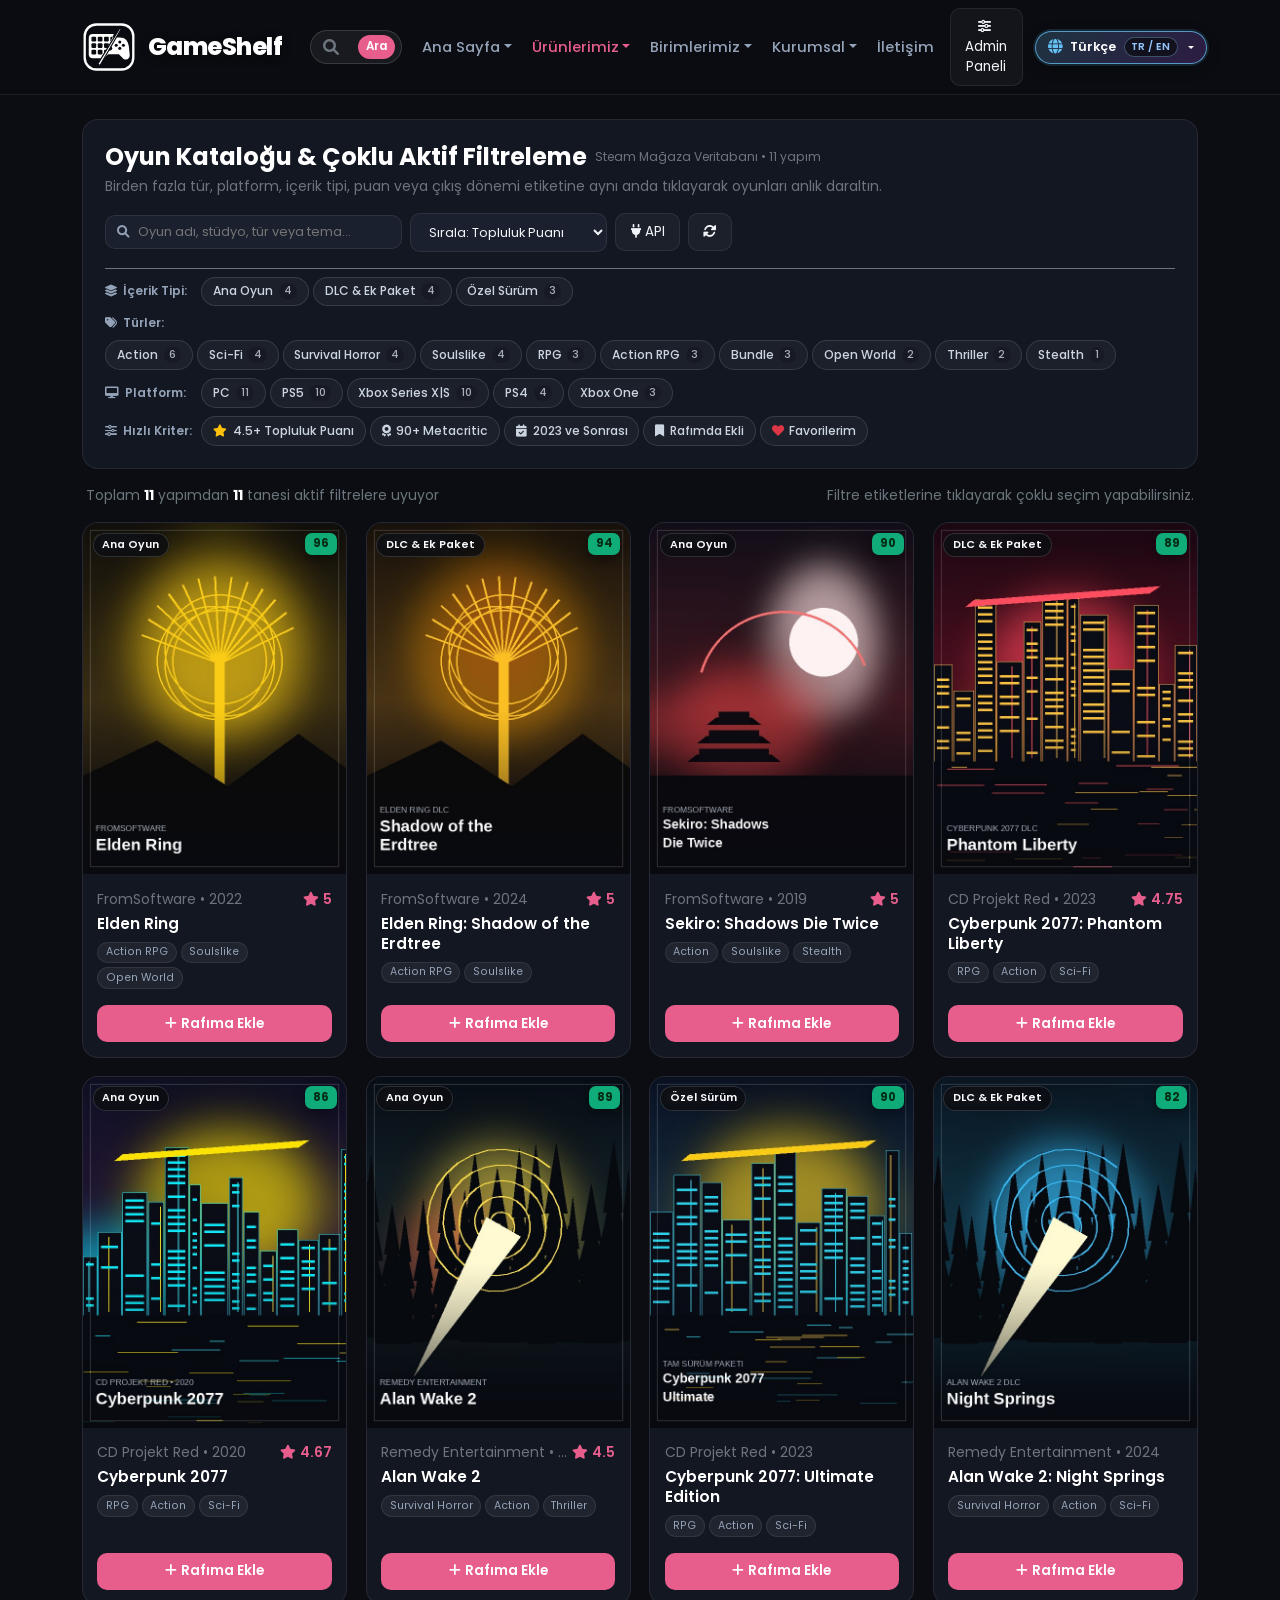
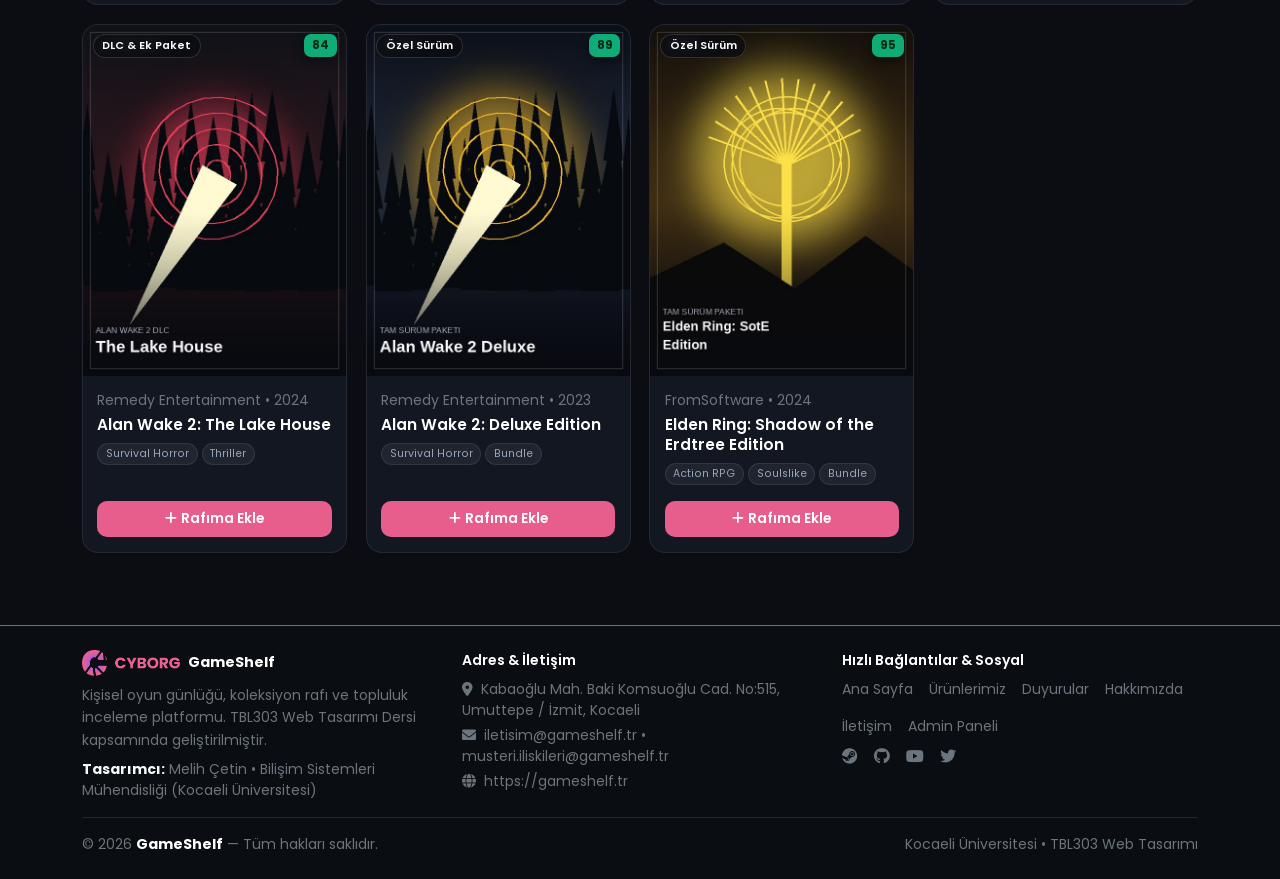
<file: browse.html>
<!DOCTYPE html>
<html lang="tr">
<head>
  <meta charset="UTF-8" />
  <meta name="viewport" content="width=device-width, initial-scale=1.0" />
  <title>GameShelf — Oyun Kataloğu &amp; Çoklu Aktif Filtreleme</title>
  <link rel="preconnect" href="https://fonts.googleapis.com" />
  <link rel="preconnect" href="https://fonts.gstatic.com" crossorigin />
  <link href="https://fonts.googleapis.com/css2?family=Poppins:wght@300;400;500;600;700&display=swap" rel="stylesheet" />
  <link rel="stylesheet" href="vendor/bootstrap/css/bootstrap.min.css" />
  <link rel="stylesheet" href="assets/css/fontawesome.css" />
  <link rel="stylesheet" href="css/gameshelf.css" />
  <style>
    .gs-filter-group-label {
      font-size: 0.75rem;
      font-weight: 600;
      color: var(--gs-text-muted, #9aa4b2);
      min-width: 88px;
      display: inline-flex;
      align-items: center;
      gap: 0.35rem;
    }
    .gs-filter-chip {
      display: inline-flex;
      align-items: center;
      gap: 0.35rem;
      padding: 0.3rem 0.68rem;
      border-radius: 999px;
      font-size: 0.76rem;
      font-weight: 500;
      color: #cbd5e1;
      background: rgba(255, 255, 255, 0.04);
      border: 1px solid rgba(255, 255, 255, 0.12);
      cursor: pointer;
      transition: all 0.16s ease;
      user-select: none;
    }
    .gs-filter-chip:hover {
      border-color: rgba(var(--gs-accent-rgb, 102, 192, 244), 0.55);
      color: #fff;
      background: rgba(var(--gs-accent-rgb, 102, 192, 244), 0.1);
    }
    .gs-filter-chip.active {
      color: #0b0d12;
      background: var(--gs-accent, #66c0f4);
      border-color: var(--gs-accent, #66c0f4);
      font-weight: 600;
      box-shadow: 0 4px 14px rgba(var(--gs-accent-rgb, 102, 192, 244), 0.28);
    }
    .gs-filter-chip .gs-chip-cnt {
      font-size: 0.68rem;
      opacity: 0.78;
      padding: 0 0.32rem;
      border-radius: 999px;
      background: rgba(0, 0, 0, 0.22);
    }
    .gs-filter-chip.active .gs-chip-cnt {
      background: rgba(0, 0, 0, 0.18);
      color: #0b0d12;
    }
    .gs-active-pill-bar {
      display: flex;
      flex-wrap: wrap;
      align-items: center;
      gap: 0.45rem;
      padding: 0.65rem 0.85rem;
      border-radius: 12px;
      background: rgba(var(--gs-accent-rgb, 102, 192, 244), 0.08);
      border: 1px solid rgba(var(--gs-accent-rgb, 102, 192, 244), 0.24);
    }
    .gs-active-tag {
      display: inline-flex;
      align-items: center;
      gap: 0.4rem;
      padding: 0.24rem 0.6rem;
      border-radius: 999px;
      font-size: 0.74rem;
      color: #fff;
      background: rgba(15, 20, 30, 0.88);
      border: 1px solid rgba(var(--gs-accent-rgb, 102, 192, 244), 0.45);
    }
    .gs-active-tag button {
      background: none;
      border: none;
      color: #94a3b8;
      padding: 0;
      line-height: 1;
      cursor: pointer;
    }
    .gs-active-tag button:hover {
      color: #f87171;
    }
  </style>
  <script>
    if (localStorage.getItem("gs_ui_lang") === "en") {
      document.documentElement.lang = "en";
    }
  </script>
  <script src="js/utils/i18n.js"></script>
  <link rel="icon" type="image/svg+xml" href="data:image/svg+xml,%3Csvg%20xmlns%3D%22http%3A//www.w3.org/2000/svg%22%20viewBox%3D%220%200%20120%20120%22%3E%3Cdefs%3E%3CclipPath%20id%3D%22fk%22%3E%3Cpolygon%20points%3D%220%2C0%2084%2C0%2036%2C120%200%2C120%22/%3E%3C/clipPath%3E%3CclipPath%20id%3D%22fg%22%3E%3Cpolygon%20points%3D%2284%2C0%20120%2C0%20120%2C120%2036%2C120%22/%3E%3C/clipPath%3E%3C/defs%3E%3Crect%20x%3D%226%22%20y%3D%2210%22%20width%3D%22108%22%20height%3D%22100%22%20rx%3D%2226%22%20fill%3D%22%230b0e16%22%20stroke%3D%22%23ffffff%22%20stroke-width%3D%225.5%22/%3E%3Cg%20clip-path%3D%22url%28%23fk%29%22%3E%3Crect%20x%3D%2215%22%20y%3D%2231%22%20width%3D%2268%22%20height%3D%2254%22%20rx%3D%229%22%20fill%3D%22%23ffffff%22/%3E%3Crect%20x%3D%2221%22%20y%3D%2237%22%20width%3D%2210.5%22%20height%3D%2210.5%22%20rx%3D%222.5%22%20fill%3D%22%230b0e16%22/%3E%3Crect%20x%3D%2235%22%20y%3D%2237%22%20width%3D%2210.5%22%20height%3D%2210.5%22%20rx%3D%222.5%22%20fill%3D%22%230b0e16%22/%3E%3Crect%20x%3D%2249%22%20y%3D%2237%22%20width%3D%2210.5%22%20height%3D%2210.5%22%20rx%3D%222.5%22%20fill%3D%22%230b0e16%22/%3E%3Crect%20x%3D%2263%22%20y%3D%2237%22%20width%3D%2210.5%22%20height%3D%2210.5%22%20rx%3D%222.5%22%20fill%3D%22%230b0e16%22/%3E%3Crect%20x%3D%2221%22%20y%3D%2251.5%22%20width%3D%2210.5%22%20height%3D%2210.5%22%20rx%3D%222.5%22%20fill%3D%22%230b0e16%22/%3E%3Crect%20x%3D%2235%22%20y%3D%2251.5%22%20width%3D%2210.5%22%20height%3D%2210.5%22%20rx%3D%222.5%22%20fill%3D%22%230b0e16%22/%3E%3Crect%20x%3D%2249%22%20y%3D%2251.5%22%20width%3D%2210.5%22%20height%3D%2210.5%22%20rx%3D%222.5%22%20fill%3D%22%230b0e16%22/%3E%3Crect%20x%3D%2263%22%20y%3D%2251.5%22%20width%3D%2210.5%22%20height%3D%2210.5%22%20rx%3D%222.5%22%20fill%3D%22%230b0e16%22/%3E%3Crect%20x%3D%2221%22%20y%3D%2266%22%20width%3D%2210.5%22%20height%3D%2210.5%22%20rx%3D%222.5%22%20fill%3D%22%230b0e16%22/%3E%3Crect%20x%3D%2235%22%20y%3D%2266%22%20width%3D%2210.5%22%20height%3D%2210.5%22%20rx%3D%222.5%22%20fill%3D%22%230b0e16%22/%3E%3Crect%20x%3D%2249%22%20y%3D%2266%22%20width%3D%2210.5%22%20height%3D%2210.5%22%20rx%3D%222.5%22%20fill%3D%22%230b0e16%22/%3E%3C/g%3E%3Cg%20clip-path%3D%22url%28%23fg%29%22%3E%3Cpath%20d%3D%22M52%2C39%20L84%2C39%20C96%2C39%20102%2C46%20104%2C58%20L106%2C77%20C107%2C86%2099%2C91%2092%2C86%20L82%2C76%20L58%2C76%20L46%2C88%20C39%2C93%2033%2C87%2035%2C77%20L41%2C53%20C43%2C44%2046%2C39%2052%2C39%20Z%22%20fill%3D%22%23ffffff%22/%3E%3Ccircle%20cx%3D%2262%22%20cy%3D%2263%22%20r%3D%225.2%22%20fill%3D%22%230b0e16%22/%3E%3Ccircle%20cx%3D%2284%22%20cy%3D%2249%22%20r%3D%223.4%22%20fill%3D%22%230b0e16%22/%3E%3Ccircle%20cx%3D%2292%22%20cy%3D%2256%22%20r%3D%223.4%22%20fill%3D%22%230b0e16%22/%3E%3Ccircle%20cx%3D%2284%22%20cy%3D%2263%22%20r%3D%223.4%22%20fill%3D%22%230b0e16%22/%3E%3Ccircle%20cx%3D%2276%22%20cy%3D%2256%22%20r%3D%223.4%22%20fill%3D%22%230b0e16%22/%3E%3C/g%3E%3Cpolygon%20points%3D%2284%2C18%2035%2C98%2040%2C101%2087%2C20%22%20fill%3D%22%23ffffff%22%20stroke%3D%22%230b0e16%22%20stroke-width%3D%222.6%22%20stroke-linejoin%3D%22round%22/%3E%3C/svg%3E" />
  <link rel="icon" type="image/png" sizes="32x32" href="assets/images/favicon-32.png" />
  <link rel="icon" type="image/png" href="assets/images/favicon.png" />
</head>
<body class="gs-body">

    <!-- Üst Navigasyon -->
  <nav class="navbar navbar-expand-lg gs-navbar">
    <div class="container">
      <a class="navbar-brand gs-brand-link text-white fw-bold" href="index.html">
        <div class="gs-static-logo" id="gsStaticLogo" aria-label="GameShelf Logo">
          <svg viewBox="0 0 120 120" class="gs-logo-svg" role="img" aria-hidden="true">
            <defs>
              <!-- Diyagonal çizginin sol üstü (Klavye bölgesi) -->
              <clipPath id="gsClipKeyboard">
                <polygon points="0,0 82,0 38,120 0,120" />
              </clipPath>
              <!-- Diyagonal çizginin sağ altı (Gamepad bölgesi) -->
              <clipPath id="gsClipGamepad">
                <polygon points="82,0 120,0 120,120 38,120" />
              </clipPath>
            </defs>

            <!-- Yuvarlatılmış Kalın Beyaz Dış Çerçeve -->
            <rect x="6" y="10" width="108" height="100" rx="26" fill="#090b10" stroke="#ffffff" stroke-width="5.2" />

            <!-- SOL BÖLGE: BEYAZ DOLGULU KLAVYE -->
            <g clip-path="url(#gsClipKeyboard)">
              <!-- Klavye Ana Gövdesi -->
              <rect x="15" y="31" width="68" height="54" rx="9" fill="#ffffff" />
              <!-- 3x4 Yuvarlatılmış Kare Tuş Oyukları (Siyah Kontrast) -->
              <!-- Satır 1 -->
              <rect x="21" y="37" width="10.5" height="10.5" rx="2.6" fill="#090b10" />
              <rect x="35" y="37" width="10.5" height="10.5" rx="2.6" fill="#090b10" />
              <rect x="49" y="37" width="10.5" height="10.5" rx="2.6" fill="#090b10" />
              <rect x="63" y="37" width="10.5" height="10.5" rx="2.6" fill="#090b10" />
              <!-- Satır 2 -->
              <rect x="21" y="51.5" width="10.5" height="10.5" rx="2.6" fill="#090b10" />
              <rect x="35" y="51.5" width="10.5" height="10.5" rx="2.6" fill="#090b10" />
              <rect x="49" y="51.5" width="10.5" height="10.5" rx="2.6" fill="#090b10" />
              <rect x="63" y="51.5" width="10.5" height="10.5" rx="2.6" fill="#090b10" />
              <!-- Satır 3 -->
              <rect x="21" y="66" width="10.5" height="10.5" rx="2.6" fill="#090b10" />
              <rect x="35" y="66" width="10.5" height="10.5" rx="2.6" fill="#090b10" />
              <rect x="49" y="66" width="10.5" height="10.5" rx="2.6" fill="#090b10" />
            </g>

            <!-- SAĞ BÖLGE: BEYAZ DOLGULU OYUN KOLU (GAMEPAD) -->
            <g clip-path="url(#gsClipGamepad)">
              <!-- Ergonomik Beyaz Gamepad Silüeti -->
              <path d="M52,39 L84,39 C96,39 102,46 104,58 L106,77 C107,86 99,91 92,86 L82,76 L58,76 L46,88 C39,93 33,87 35,77 L41,53 C43,44 46,39 52,39 Z"
                    fill="#ffffff" />
              <!-- Sol Analog / Kontrol Dairesi -->
              <circle cx="62" cy="63" r="5.2" fill="#090b10" />
              <!-- Sağ 4'lü Aksiyon Butonları (Elmas Dizilimi) -->
              <circle cx="84" cy="49" r="3.4" fill="#090b10" />
              <circle cx="92" cy="56" r="3.4" fill="#090b10" />
              <circle cx="84" cy="63" r="3.4" fill="#090b10" />
              <circle cx="76" cy="56" r="3.4" fill="#090b10" />
            </g>

            <!-- ORTA DİYAGONAL AYIRICI ÇİZGİ (Siyah dış konturlu, uçlara doğru incelen beyaz kesim çizgisi) -->
            <polygon points="84,18 35,98 40,101 87,20" fill="#ffffff" stroke="#090b10" stroke-width="2.6" stroke-linejoin="round" />
          </svg>
        </div>
        <span class="gs-brand-title">GameShelf</span>
      </a>
      <!-- GameShelf ile Home Arasında Kalıcı Global Oyun Arama Kutucuğu -->
      <div class="gs-nav-search-wrap" id="globalNavSearchWrap">
        <form id="globalNavSearchForm" class="gs-nav-search-bar" autocomplete="off">
          <i class="fa fa-search text-secondary" id="globalNavSearchIcon"></i>
          <input type="text"
                 id="globalNavSearchInput"
                 placeholder="Oyun, stüdyo veya tür yazmaya başla..."
                 aria-label="Oyun ara" />
          <button type="submit" class="btn btn-sm gs-btn-primary rounded-pill px-2 py-0" style="font-size:0.74rem; height:24px;">Ara</button>
        </form>
        <div class="gs-search-suggestions gs-nav-search-suggestions" id="globalNavSearchSuggestions" role="listbox"></div>
      </div>
      <button class="navbar-toggler border-secondary" type="button" data-bs-toggle="collapse" data-bs-target="#gsMainNav" aria-label="Menüyü Aç">
        <i class="fa fa-bars text-white"></i>
      </button>
      <div class="collapse navbar-collapse" id="gsMainNav">
        <ul class="navbar-nav ms-auto align-items-lg-center gap-lg-1">
          <li class="nav-item dropdown">
            <a class="nav-link dropdown-toggle " href="index.html">Ana Sayfa</a>
            <ul class="dropdown-menu">
              <li class="dropdown-header-label">Ana Sayfa Bölümleri</li>
              <li><a class="dropdown-item" href="index.html#lanePopular"><i class="fa fa-fire"></i> En Popüler Oyunlar</a></li>
              <li><a class="dropdown-item" href="index.html#laneNewReleases"><i class="fa fa-sparkles"></i> Yeni Oyunlar (Ön Plan)</a></li>
              <li><a class="dropdown-item" href="index.html#laneTopReviews"><i class="fa fa-thumbs-up"></i> En Çok Upvote Alan İncelemeler</a></li>
              <li><a class="dropdown-item" href="index.html#homeNewsGrid"><i class="fa fa-newspaper"></i> Duyurular &amp; Haberler</a></li>
            </ul>
          </li>

          <li class="nav-item dropdown">
            <a class="nav-link dropdown-toggle active" href="browse.html">Ürünlerimiz</a>
            <ul class="dropdown-menu">
              <li class="dropdown-header-label">Oyun Kataloğu &amp; Sürümler</li>
              <li><a class="dropdown-item" href="browse.html"><i class="fa fa-compass"></i> Tüm Oyun Kataloğu</a></li>
              <li><a class="dropdown-item" href="browse.html?type=base"><i class="fa fa-gamepad"></i> Ana Oyunlar</a></li>
              <li><a class="dropdown-item" href="browse.html?type=dlc"><i class="fa fa-puzzle-piece"></i> DLC &amp; Genişleme Paketleri</a></li>
              <li><a class="dropdown-item" href="browse.html?type=edition"><i class="fa fa-box-open"></i> Özel Sürümler</a></li>
              <li><hr class="dropdown-divider border-secondary border-opacity-25 my-1" /></li>
              <li><a class="dropdown-item" href="details.html?id=1"><i class="fa fa-info-circle"></i> Oyun Detay Sayfası</a></li>
            </ul>
          </li>

          <li class="nav-item dropdown">
            <a class="nav-link dropdown-toggle " href="profile.html">Birimlerimiz</a>
            <ul class="dropdown-menu">
              <li class="dropdown-header-label">Platform &amp; Topluluk Birimleri</li>
              <li><a class="dropdown-item" href="stats.html"><i class="fa fa-chart-bar"></i> Sayılarla GameShelf</a></li>
              <li><a class="dropdown-item" href="profile.html?tab=overview"><i class="fa fa-user"></i> Kişisel Günlük &amp; İstatistikler</a></li>
              <li><a class="dropdown-item" href="profile.html?tab=games"><i class="fa fa-th"></i> Oyun Rafı (Kapaklar)</a></li>
              <li><a class="dropdown-item" href="streams.html"><i class="fa fa-video"></i> Canlı Yayın &amp; Akış Birimi</a></li>
              <li><a class="dropdown-item" href="announcements.html"><i class="fa fa-bullhorn"></i> Duyuru &amp; Arşiv Birimi</a></li>
            </ul>
          </li>

          <li class="nav-item dropdown">
            <a class="nav-link dropdown-toggle " href="#" role="button" data-bs-toggle="dropdown" aria-expanded="false">Kurumsal</a>
            <ul class="dropdown-menu">
              <li class="dropdown-header-label">Kurumsal Sayfalar</li>
              <li><a class="dropdown-item" href="about.html"><i class="fa fa-building"></i> Hakkımızda</a></li>
              <li><a class="dropdown-item" href="mission-vision.html"><i class="fa fa-bullseye"></i> Misyon &amp; Vizyon</a></li>
              <li><a class="dropdown-item" href="announcements.html"><i class="fa fa-bullhorn"></i> Tüm Duyurular</a></li>
            </ul>
          </li>

          <li class="nav-item"><a class="nav-link " href="contact.html">İletişim</a></li>

          <li class="nav-item ms-lg-1">
            <a class="btn btn-sm gs-btn-outline " href="admin.html"><i class="fa fa-sliders me-1"></i> Admin Paneli</a>
          </li>

          <!-- EN SAĞ ÜST DİKKAT ÇEKİCİ DİL SEÇİMİ (KENDİ DİLİNDE: TÜRKÇE / ENGLISH) -->
          <li class="nav-item dropdown ms-lg-2 mt-2 mt-lg-0">
            <button type="button"
                    class="btn btn-sm dropdown-toggle gs-lang-switcher-btn"
                    id="gsLangDropdownBtn"
                    data-bs-toggle="dropdown"
                    aria-expanded="false"
                    aria-label="Language / Dil Seçimi"
                    title="Dil Seçimi / Language">
              <i class="fa fa-globe gs-lang-globe-icon" aria-hidden="true"></i>
              <span id="gsCurrentLangLabel">Türkçe</span>
              <span class="gs-lang-code-pill">TR / EN</span>
            </button>
            <ul class="dropdown-menu dropdown-menu-end gs-lang-dropdown-menu" aria-labelledby="gsLangDropdownBtn">
              <li class="dropdown-header-label px-2 py-1" style="font-size:0.68rem;">Dil / Language</li>
              <li>
                <button type="button" class="dropdown-item gs-lang-option active" data-set-lang="tr">
                  <span>🇹🇷 Türkçe</span>
                  <span class="badge bg-dark border border-secondary border-opacity-25 text-info">TR</span>
                </button>
              </li>
              <li>
                <button type="button" class="dropdown-item gs-lang-option" data-set-lang="en">
                  <span>🇬🇧 English</span>
                  <span class="badge bg-dark border border-secondary border-opacity-25 text-info">EN</span>
                </button>
              </li>
            </ul>
          </li>
        </ul>
      </div>
    </div>
  </nav>



  <main class="container py-4">
    <section class="gs-card mb-3">
      <div class="d-flex flex-wrap justify-content-between align-items-center gap-3 mb-3">
        <div>
          <div class="d-flex flex-wrap align-items-center gap-2 mb-1">
            <h1 class="h4 fw-bold text-white mb-0">Oyun Kataloğu &amp; Çoklu Aktif Filtreleme</h1>
            <span id="liveApiStatusPill" class="text-secondary small" style="font-size:0.76rem;">
              Katalog Güncel
            </span>
          </div>
          <p class="small text-secondary mb-0">
            Birden fazla tür, platform, içerik tipi, puan veya çıkış dönemi etiketine aynı anda tıklayarak oyunları anlık daraltın.
          </p>
        </div>

        <div class="d-flex flex-wrap align-items-center gap-2">
          <div class="gs-shelf-search-box" style="min-width: 260px;">
            <i class="fa fa-search"></i>
            <input type="text" id="catalogSearchInput" class="gs-input" placeholder="Oyun adı, stüdyo, tür veya tema..." />
          </div>
          <select id="catalogSortSelect" class="gs-select form-select-sm" style="width: auto; font-size: 0.8rem;" aria-label="Sıralama">
            <option value="community">Sırala: Topluluk Puanı</option>
            <option value="metacritic">Sırala: Metacritic Puanı</option>
            <option value="newest">Sırala: En Yeni Çıkış</option>
            <option value="title">Sırala: İsme Göre (A-Z)</option>
          </select>
          <button type="button" class="btn btn-sm gs-btn-outline" id="openApiConfigBtn" title="API Kaynağı &amp; RAWG Anahtarı">
            <i class="fa fa-plug me-1"></i>API
          </button>
          <button type="button" class="btn btn-sm gs-btn-outline" id="refreshLiveFeedBtn" title="Canlı API akışını yenile">
            <i class="fa fa-sync-alt"></i>
          </button>
        </div>
      </div>

      <!-- ÇOKLU AKTİF FİLTRE GRUPLARI -->
      <div class="d-flex flex-column gap-2 pt-2 border-top border-secondary border-opacity-15">
        <!-- 1. İçerik Türü (Çoklu Seçim) -->
        <div class="d-flex flex-wrap align-items-center gap-2">
          <span class="gs-filter-group-label"><i class="fa fa-layer-group"></i>İçerik Tipi:</span>
          <div id="filterTypesGroup" class="d-flex flex-wrap gap-1">
            <button type="button" class="gs-filter-chip" data-filter-group="types" data-filter-val="base">
              Ana Oyun <span class="gs-chip-cnt" id="cntTypeBase">0</span>
            </button>
            <button type="button" class="gs-filter-chip" data-filter-group="types" data-filter-val="dlc">
              DLC &amp; Ek Paket <span class="gs-chip-cnt" id="cntTypeDlc">0</span>
            </button>
            <button type="button" class="gs-filter-chip" data-filter-group="types" data-filter-val="edition">
              Özel Sürüm <span class="gs-chip-cnt" id="cntTypeEdition">0</span>
            </button>
          </div>
        </div>

        <!-- 2. Türler / Genre (Çoklu Seçim) -->
        <div class="d-flex flex-wrap align-items-center gap-2">
          <span class="gs-filter-group-label"><i class="fa fa-tags"></i>Türler:</span>
          <div id="filterGenresGroup" class="d-flex flex-wrap gap-1"></div>
        </div>

        <!-- 3. Platformlar (Çoklu Seçim) -->
        <div class="d-flex flex-wrap align-items-center gap-2">
          <span class="gs-filter-group-label"><i class="fa fa-desktop"></i>Platform:</span>
          <div id="filterPlatformsGroup" class="d-flex flex-wrap gap-1"></div>
        </div>

        <!-- 4. Puan, Yıl & Raf Durumu (Çoklu Seçim) -->
        <div class="d-flex flex-wrap align-items-center gap-2">
          <span class="gs-filter-group-label"><i class="fa fa-sliders-h"></i>Hızlı Kriter:</span>
          <div id="filterQuickGroup" class="d-flex flex-wrap gap-1">
            <button type="button" class="gs-filter-chip" data-filter-group="quick" data-filter-val="score45">
              <i class="fa fa-star text-warning"></i> 4.5+ Topluluk Puanı
            </button>
            <button type="button" class="gs-filter-chip" data-filter-group="quick" data-filter-val="mc90">
              <i class="fa fa-award"></i> 90+ Metacritic
            </button>
            <button type="button" class="gs-filter-chip" data-filter-group="quick" data-filter-val="recent2023">
              <i class="fa fa-calendar-check"></i> 2023 ve Sonrası
            </button>
            <button type="button" class="gs-filter-chip" data-filter-group="quick" data-filter-val="inShelf">
              <i class="fa fa-bookmark"></i> Rafımda Ekli
            </button>
            <button type="button" class="gs-filter-chip" data-filter-group="quick" data-filter-val="favorite">
              <i class="fa fa-heart text-danger"></i> Favorilerim
            </button>
          </div>
        </div>
      </div>

      <!-- Eşleşme Mantığı & Aktif Filtre Etiketleri Çubuğu -->
      <div id="activeFiltersBar" class="gs-active-pill-bar mt-3 d-none">
        <span class="small fw-semibold text-white me-1"><i class="fa fa-filter me-1"></i>Aktif Filtreler (<span id="activeFilterCount">0</span>):</span>
        <div id="activeFilterTags" class="d-flex flex-wrap align-items-center gap-1 flex-grow-1"></div>
        <div class="d-flex align-items-center gap-2 ms-auto">
          <div class="btn-group btn-group-sm" role="group" aria-label="Çoklu seçim mantığı">
            <button type="button" class="btn btn-sm gs-btn-primary" id="matchModeAndBtn" title="Seçilen tüm etiketleri aynı anda taşıyan oyunları getir">VE (Hepsi)</button>
            <button type="button" class="btn btn-sm gs-btn-outline" id="matchModeOrBtn" title="Seçilen etiketlerden en az birini taşıyan oyunları getir">VEYA (Herhangi)</button>
          </div>
          <button type="button" class="btn btn-sm btn-outline-danger py-1 px-2" id="resetFiltersBtn" style="font-size: 0.75rem;">
            <i class="fa fa-times me-1"></i>Tümünü Temizle
          </button>
        </div>
      </div>
    </section>

    <!-- Sonuç Özeti -->
    <div class="d-flex flex-wrap justify-content-between align-items-center mb-3 px-1 gap-2">
      <div class="small text-secondary">
        Toplam <strong class="text-white" id="catalogTotalCount">0</strong> yapımdan <strong class="text-white" id="catalogResultCount">0</strong> tanesi aktif filtrelere uyuyor
      </div>
      <div class="small text-secondary" id="filterModeHint">
        Filtre etiketlerine tıklayarak çoklu seçim yapabilirsiniz.
      </div>
    </div>

    <!-- Katalog Izgarası -->
    <section id="catalogGamesGrid" class="gs-catalog-grid"></section>
  </main>

  <!-- Canlı API Sağlayıcı Ayarları Modalı -->
  <div class="gs-journal-backdrop" id="apiConfigBackdrop"></div>
  <section class="gs-journal-overlay" id="apiConfigOverlay" aria-hidden="true" style="max-width: 540px;">
    <div class="d-flex justify-content-between align-items-center mb-3 pb-2 border-bottom border-secondary border-opacity-25">
      <div>
        <h2 class="h6 fw-bold text-white mb-0">Canlı Oyun API Yapılandırması</h2>
        <div class="small text-secondary">Oyun kapakları, ekran görüntüleri ve künye verilerinin kaynağı</div>
      </div>
      <button type="button" class="btn btn-sm gs-btn-outline" id="closeApiConfigBtn"><i class="fa fa-times"></i></button>
    </div>

    <div class="p-3 rounded-3 mb-3" style="background: rgba(255,255,255,0.03); border: 1px solid var(--gs-border);">
      <div class="small fw-semibold text-white mb-1"><i class="fab fa-steam me-1 text-info"></i>1. Varsayılan Mod: Steam Canlı API (Anahtarsız)</div>
      <div class="small text-secondary">
        Herhangi bir API anahtarı gerektirmeden Steam mağazasından gerçek oyun kapaklarını (<code>600x900</code>), hero arka planlarını ve canlı arama sonuçlarını otomatik çeker.
      </div>
    </div>

    <div class="mb-3">
      <label class="form-label small fw-semibold text-white" for="rawgApiKeyInput">
        2. İsteğe Bağlı: RAWG.io Tam Veritabanı API Anahtarı
      </label>
      <input type="text" id="rawgApiKeyInput" class="form-control form-control-sm gs-input" placeholder="Örn: a1b2c3d4e5f6... (Boş bırakılırsa Steam Canlı API kullanılır)" />
      <div class="form-text text-secondary" style="font-size: 0.74rem;">
        Ücretsiz RAWG anahtarı girerseniz tüm oyunlar için sinopsis, stüdyo, ekran görüntüleri ve fragmanlar doğrudan RAWG API'den çekilir.
      </div>
    </div>

    <div class="d-flex justify-content-end gap-2">
      <button type="button" class="btn btn-sm gs-btn-outline" id="clearRawgKeyBtn">Varsayılana Dön</button>
      <button type="button" class="btn btn-sm gs-btn-primary" id="saveRawgKeyBtn">Kaydet ve Yenile</button>
    </div>
  </section>

  <!-- Tutarlı Kurumsal Alt Bilgi (Footer) -->
  <footer class="border-top border-secondary border-opacity-15 py-4 mt-5" style="background: rgba(11, 13, 18, 0.72);">
    <div class="container">
      <div class="row g-4 small">
        <div class="col-lg-4">
          <div class="d-flex align-items-center gap-2 text-white fw-bold mb-2">
            <img src="assets/images/logo.png" alt="GameShelf" style="height: 26px;" />
            <span>GameShelf</span>
          </div>
          <p class="text-secondary mb-2" style="line-height: 1.6;">
            Kişisel oyun günlüğü, koleksiyon rafı ve topluluk inceleme platformu. TBL303 Web Tasarımı Dersi kapsamında geliştirilmiştir.
          </p>
          <div class="text-secondary">
            <strong class="text-light">Tasarımcı:</strong> Melih Çetin • Bilişim Sistemleri Mühendisliği (Kocaeli Üniversitesi)
          </div>
        </div>
        <div class="col-lg-4">
          <div class="fw-semibold text-white mb-2">Adres &amp; İletişim</div>
          <div class="text-secondary mb-1"><i class="fa fa-map-marker-alt me-2 text-secondary"></i>Kabaoğlu Mah. Baki Komsuoğlu Cad. No:515, Umuttepe / İzmit, Kocaeli</div>
          <div class="text-secondary mb-1"><i class="fa fa-envelope me-2 text-secondary"></i>iletisim@gameshelf.tr • musteri.iliskileri@gameshelf.tr</div>
          <div class="text-secondary"><i class="fa fa-globe me-2 text-secondary"></i>https://gameshelf.tr</div>
        </div>
        <div class="col-lg-4">
          <div class="fw-semibold text-white mb-2">Hızlı Bağlantılar &amp; Sosyal</div>
          <div class="d-flex flex-wrap gap-3 mb-2">
            <a href="index.html" class="text-secondary text-decoration-none">Ana Sayfa</a>
            <a href="browse.html" class="text-secondary text-decoration-none">Ürünlerimiz</a>
            <a href="announcements.html" class="text-secondary text-decoration-none">Duyurular</a>
            <a href="about.html" class="text-secondary text-decoration-none">Hakkımızda</a>
            <a href="contact.html" class="text-secondary text-decoration-none">İletişim</a>
            <a href="admin.html" class="text-secondary text-decoration-none">Admin Paneli</a>
          </div>
          <div class="d-flex gap-3 fs-6">
            <a href="https://store.steampowered.com" target="_blank" rel="noopener" class="text-secondary" title="Steam"><i class="fab fa-steam"></i></a>
            <a href="https://github.com" target="_blank" rel="noopener" class="text-secondary" title="GitHub"><i class="fab fa-github"></i></a>
            <a href="https://youtube.com" target="_blank" rel="noopener" class="text-secondary" title="YouTube"><i class="fab fa-youtube"></i></a>
            <a href="https://x.com" target="_blank" rel="noopener" class="text-secondary" title="X / Twitter"><i class="fab fa-twitter"></i></a>
          </div>
        </div>
      </div>
      <hr class="border-secondary border-opacity-15 my-3" />
      <div class="d-flex flex-wrap justify-content-between align-items-center gap-2 small text-secondary">
        <div>© 2026 <strong class="text-white">GameShelf</strong> — Tüm hakları saklıdır.</div>
        <div>Kocaeli Üniversitesi • TBL303 Web Tasarımı</div>
      </div>
    </div>
  </footer>



  <script src="vendor/bootstrap/js/bootstrap.min.js"></script>
  <script src="js/services/gameShelfService.js"></script>
  <script src="js/utils/globalSearch.js"></script>
  <script>
    (async function initBrowsePage() {
      const urlParams = new URLSearchParams(window.location.search);
      const initialType = urlParams.get("type");

      // Çoklu aktif filtre durumu (Set tabanlı)
      const state = {
        query: urlParams.get("q") || "",
        types: new Set(["base", "dlc", "edition"].includes(initialType) ? [initialType] : []),
        genres: new Set(),
        platforms: new Set(),
        quick: new Set(),
        matchMode: "AND", // "AND": seçilen tüm kriterleri sağlasın, "OR": seçilenlerden en az birini sağlasın
        sort: "community"
      };

      let allGames = [];

      const TYPE_LABELS = {
        base: "Ana Oyun",
        dlc: "DLC & Ek Paket",
        edition: "Özel Sürüm"
      };

      const QUICK_LABELS = {
        score45: "4.5+ Topluluk Puanı",
        mc90: "90+ Metacritic",
        recent2023: "2023 ve Sonrası",
        inShelf: "Rafımda Ekli",
        favorite: "Favorilerim"
      };

      const STATUS_LABELS = {
        playing: "Playing",
        completed: "Completed",
        backlog: "Backlog",
        dropped: "Dropped"
      };

      function escapeHtml(str) {
        if (str === null || str === undefined) return "";
        return String(str)
          .replace(/&/g, "&amp;")
          .replace(/</g, "&lt;")
          .replace(/>/g, "&gt;")
          .replace(/"/g, "&quot;")
          .replace(/\'/g, "&#39;");
      }

      function buildDynamicFilterChips(games) {
        // Türler (Genre) + sayıları
        const genreCounts = new Map();
        games.forEach((g) => {
          (g.genres || []).forEach((gen) => {
            genreCounts.set(gen, (genreCounts.get(gen) || 0) + 1);
          });
        });
        const sortedGenres = Array.from(genreCounts.entries()).sort((a, b) => b[1] - a[1]);
        document.getElementById("filterGenresGroup").innerHTML = sortedGenres
          .map(
            ([gen, cnt]) => `
            <button type="button"
                    class="gs-filter-chip ${state.genres.has(gen) ? "active" : ""}"
                    data-filter-group="genres"
                    data-filter-val="${escapeHtml(gen)}">
              ${escapeHtml(gen)} <span class="gs-chip-cnt">${cnt}</span>
            </button>
          `
          )
          .join("");

        // Platformlar + sayıları
        const platformCounts = new Map();
        games.forEach((g) => {
          (g.platforms || []).forEach((plat) => {
            platformCounts.set(plat, (platformCounts.get(plat) || 0) + 1);
          });
        });
        const sortedPlatforms = Array.from(platformCounts.entries()).sort((a, b) => b[1] - a[1]);
        document.getElementById("filterPlatformsGroup").innerHTML = sortedPlatforms
          .map(
            ([plat, cnt]) => `
            <button type="button"
                    class="gs-filter-chip ${state.platforms.has(plat) ? "active" : ""}"
                    data-filter-group="platforms"
                    data-filter-val="${escapeHtml(plat)}">
              ${escapeHtml(plat)} <span class="gs-chip-cnt">${cnt}</span>
            </button>
          `
          )
          .join("");

        // İçerik tipi sayıları
        document.getElementById("cntTypeBase").textContent = games.filter((g) => g.entryType === "base").length;
        document.getElementById("cntTypeDlc").textContent = games.filter((g) => g.entryType === "dlc").length;
        document.getElementById("cntTypeEdition").textContent = games.filter((g) => g.entryType === "edition").length;
      }

      function syncChipActiveStates() {
        document.querySelectorAll("[data-filter-group]").forEach((btn) => {
          const grp = btn.dataset.filterGroup;
          const val = btn.dataset.filterVal;
          const isActive = state[grp] && state[grp].has(val);
          btn.classList.toggle("active", Boolean(isActive));
        });

        const andBtn = document.getElementById("matchModeAndBtn");
        const orBtn = document.getElementById("matchModeOrBtn");
        if (andBtn && orBtn) {
          andBtn.className = state.matchMode === "AND" ? "btn btn-sm gs-btn-primary" : "btn btn-sm gs-btn-outline";
          orBtn.className = state.matchMode === "OR" ? "btn btn-sm gs-btn-primary" : "btn btn-sm gs-btn-outline";
        }
      }

      function matchesQuickRule(game, rule) {
        if (rule === "score45") return Number(game.communityAverage || 0) >= 4.5;
        if (rule === "mc90") return Number(game.metacritic || 0) >= 90;
        if (rule === "recent2023") return Number(game.releaseYear || 0) >= 2023;
        if (rule === "inShelf") return Boolean(game.collectionStatus);
        if (rule === "favorite") return Boolean(game.isFavorite);
        return true;
      }

      function renderActiveFilterBar() {
        const tags = [];
        if (state.query.trim()) {
          tags.push({ group: "query", val: state.query.trim(), label: `Arama: "${state.query.trim()}"` });
        }
        state.types.forEach((v) => tags.push({ group: "types", val: v, label: `Tip: ${TYPE_LABELS[v] || v}` }));
        state.genres.forEach((v) => tags.push({ group: "genres", val: v, label: `Tür: ${v}` }));
        state.platforms.forEach((v) => tags.push({ group: "platforms", val: v, label: `Platform: ${v}` }));
        state.quick.forEach((v) => tags.push({ group: "quick", val: v, label: QUICK_LABELS[v] || v }));

        const bar = document.getElementById("activeFiltersBar");
        const tagsEl = document.getElementById("activeFilterTags");
        const countEl = document.getElementById("activeFilterCount");

        countEl.textContent = tags.length;
        if (tags.length === 0) {
          bar.classList.add("d-none");
          tagsEl.innerHTML = "";
          document.getElementById("filterModeHint").textContent = "Filtre etiketlerine tıklayarak çoklu seçim yapabilirsiniz.";
          return;
        }

        bar.classList.remove("d-none");
        tagsEl.innerHTML = tags
          .map(
            (t) => `
            <span class="gs-active-tag">
              <span>${escapeHtml(t.label)}</span>
              <button type="button" data-remove-filter="${escapeHtml(t.group)}" data-remove-val="${escapeHtml(t.val)}" aria-label="Filtreyi kaldır">
                <i class="fa fa-times"></i>
              </button>
            </span>
          `
          )
          .join("");

        document.getElementById("filterModeHint").textContent =
          state.matchMode === "AND"
            ? "VE modu: Seçili tüm filtre kriterlerini aynı anda karşılayan oyunlar gösteriliyor."
            : "VEYA modu: Seçili filtre kriterlerinden en az birini karşılayan oyunlar gösteriliyor.";
      }

      function renderCatalog() {
        syncChipActiveStates();
        renderActiveFilterBar();

        let list = [...allGames];

        // 1. Metin araması (varsa her zaman uygulanır)
        if (state.query.trim()) {
          const q = state.query.trim().toLowerCase();
          list = list.filter(
            (g) =>
              g.title.toLowerCase().includes(q) ||
              (g.studio && g.studio.toLowerCase().includes(q)) ||
              (g.genres || []).some((gen) => gen.toLowerCase().includes(q)) ||
              (g.themes || []).some((th) => th.toLowerCase().includes(q))
          );
        }

        // 2. Seçili çoklu filtre etiketlerini tek bir koşul havuzunda değerlendir
        const activeChecks = [];
        state.types.forEach((t) => activeChecks.push((g) => g.entryType === t));
        state.genres.forEach((gen) => activeChecks.push((g) => (g.genres || []).includes(gen)));
        state.platforms.forEach((plat) => activeChecks.push((g) => (g.platforms || []).includes(plat)));
        state.quick.forEach((qRule) => activeChecks.push((g) => matchesQuickRule(g, qRule)));

        if (activeChecks.length > 0) {
          if (state.matchMode === "AND") {
            list = list.filter((g) => activeChecks.every((fn) => fn(g)));
          } else {
            list = list.filter((g) => activeChecks.some((fn) => fn(g)));
          }
        }

        // 3. Sıralama
        if (state.sort === "metacritic") {
          list.sort((a, b) => (b.metacritic || 0) - (a.metacritic || 0));
        } else if (state.sort === "newest") {
          list.sort((a, b) => String(b.releaseDate || "").localeCompare(String(a.releaseDate || "")));
        } else if (state.sort === "title") {
          list.sort((a, b) => a.title.localeCompare(b.title, "tr"));
        } else {
          list.sort((a, b) => (b.communityAverage || 0) - (a.communityAverage || 0));
        }

        document.getElementById("catalogTotalCount").textContent = allGames.length;
        document.getElementById("catalogResultCount").textContent = list.length;

        const grid = document.getElementById("catalogGamesGrid");
        if (list.length === 0) {
          grid.style.display = "block";
          grid.innerHTML = `
            <div class="gs-empty-shelf text-center py-5 px-3">
              <div class="mb-2" style="font-size: 2rem; color: var(--gs-accent);"><i class="fa fa-filter"></i></div>
              <h2 class="h6 text-white mb-1">Seçili çoklu filtre kombinasyonuna uyan oyun bulunamadı</h2>
              <p class="small text-secondary mb-3">Bazı etiketleri kaldırabilir veya eşleşme modunu <strong>VEYA (Herhangi)</strong> olarak değiştirebilirsiniz.</p>
              <div class="d-flex justify-content-center gap-2">
                <button type="button" class="btn btn-sm gs-btn-outline" id="emptySwitchOrBtn">VEYA Moduna Geç</button>
                <button type="button" class="btn btn-sm gs-btn-primary" id="emptyResetBtn">Filtreleri Temizle</button>
              </div>
            </div>
          `;
          return;
        }

        grid.style.display = "grid";
        grid.innerHTML = list
          .map((g) => {
            const typeLabel = TYPE_LABELS[g.entryType] || "Oyun";
            const genresHtml = (g.genres || [])
              .slice(0, 3)
              .map((gen) => {
                const isMatched = state.genres.has(gen);
                return `<span class="gs-badge-neutral" style="font-size:0.67rem; padding:0.12rem 0.48rem; ${isMatched ? "border-color: var(--gs-accent); color: #fff;" : ""}">${escapeHtml(gen)}</span>`;
              })
              .join("");

            const shelfActionHtml = g.collectionStatus
              ? `<a href="profile.html" class="btn btn-sm gs-btn-outline w-100 mt-auto">
                   <i class="fa fa-check me-1 text-success"></i>${window.GameShelfI18n && GameShelfI18n.getLang() === "en" ? "In Shelf" : "Rafta"} (${STATUS_LABELS[g.collectionStatus] || g.collectionStatus})
                 </a>`
              : `<button type="button" class="btn btn-sm gs-btn-primary w-100 mt-auto" data-add-shelf="${g.id}">
                   <i class="fa fa-plus me-1"></i>${window.GameShelfI18n && GameShelfI18n.getLang() === "en" ? "Add to Shelf" : "Rafıma Ekle"}
                 </button>`;

            return `
              <article class="gs-catalog-card" data-hover-game-id="${g.id}">
                <a href="details.html?id=${g.id}" class="gs-catalog-poster-wrap">
                  <img src="${escapeHtml(g.coverImage)}" onerror="if(this.dataset.fb && this.src!==this.dataset.fb){this.src=this.dataset.fb;}" data-fb="${escapeHtml(g.fallbackCover || g.coverImage)}" alt="${escapeHtml(g.title)}" loading="lazy" />
                  <div class="gs-catalog-top-badges">
                    <span class="gs-catalog-type-pill">${typeLabel}</span>
                    ${g.metacritic ? `<span class="gs-catalog-mc-pill" title="Metacritic">${g.metacritic}</span>` : ""}
                  </div>
                </a>

                <div class="gs-catalog-body">
                  <div class="d-flex justify-content-between align-items-center gap-1 mb-1">
                    <span class="small text-secondary text-truncate">
                      ${escapeHtml(g.studio || "")}${g.releaseYear ? ` • ${g.releaseYear}` : ""}
                    </span>
                    ${
                      g.communityAverage
                        ? `<span class="small fw-semibold flex-shrink-0" style="color:var(--gs-accent);"><i class="fa fa-star me-1"></i>${g.communityAverage}</span>`
                        : ""
                    }
                  </div>

                  <a href="details.html?id=${g.id}" class="gs-catalog-title mb-2">${escapeHtml(g.title)}</a>

                  <div class="d-flex flex-wrap gap-1 mb-3">${genresHtml}</div>

                  ${shelfActionHtml}
                </div>
              </article>
            `;
          })
          .join("");
      }

      function updateApiStatusBadge(apiInfo) {
        const pill = document.getElementById("liveApiStatusPill");
        if (!pill || !apiInfo) return;
        pill.textContent = `${apiInfo.providerLabel} • ${allGames.length} yapım`;
      }

      async function reloadData(forceRefresh = false, skipLiveFetch = false) {
        const data = await GameShelfService.getCatalogData({ forceRefresh, skipLiveFetch });
        allGames = data.games;
        updateApiStatusBadge(data.apiInfo);
        buildDynamicFilterChips(allGames);
        renderCatalog();
      }

      const searchInput = document.getElementById("catalogSearchInput");
      searchInput.value = state.query;

      let liveSearchTimer = null;
      async function triggerLiveSearch(q) {
        const clean = (q || "").trim();
        if (clean.length < 2) return;
        const pill = document.getElementById("liveApiStatusPill");
        if (pill) {
          pill.innerHTML = `<i class="fa fa-spinner fa-spin me-1"></i>Aranıyor...`;
        }
        await GameShelfService.searchLiveGames(clean);
        const refreshed = await GameShelfService.getCatalogData({ skipLiveFetch: true });
        allGames = refreshed.games;
        updateApiStatusBadge(refreshed.apiInfo);
        buildDynamicFilterChips(allGames);
        renderCatalog();
      }

      searchInput.addEventListener("input", (e) => {
        state.query = e.target.value;
        renderCatalog();
        clearTimeout(liveSearchTimer);
        if (state.query.trim().length >= 2) {
          liveSearchTimer = setTimeout(() => triggerLiveSearch(state.query), 420);
        }
      });

      // Çoklu filtre chip tıklama (toggle)
      document.addEventListener("click", (e) => {
        const chip = e.target.closest("[data-filter-group]");
        if (chip) {
          const grp = chip.dataset.filterGroup;
          const val = chip.dataset.filterVal;
          if (state[grp]) {
            if (state[grp].has(val)) state[grp].delete(val);
            else state[grp].add(val);
            renderCatalog();
          }
          return;
        }

        const remBtn = e.target.closest("[data-remove-filter]");
        if (remBtn) {
          const grp = remBtn.dataset.removeFilter;
          const val = remBtn.dataset.removeVal;
          if (grp === "query") {
            state.query = "";
            searchInput.value = "";
          } else if (state[grp]) {
            state[grp].delete(val);
          }
          renderCatalog();
        }
      });

      document.getElementById("matchModeAndBtn").addEventListener("click", () => {
        state.matchMode = "AND";
        renderCatalog();
      });

      document.getElementById("matchModeOrBtn").addEventListener("click", () => {
        state.matchMode = "OR";
        renderCatalog();
      });

      document.getElementById("catalogSortSelect").addEventListener("change", (e) => {
        state.sort = e.target.value;
        renderCatalog();
      });

      function resetAllFilters() {
        state.query = "";
        state.types.clear();
        state.genres.clear();
        state.platforms.clear();
        state.quick.clear();
        state.matchMode = "AND";
        state.sort = "community";
        searchInput.value = "";
        document.getElementById("catalogSortSelect").value = "community";
        renderCatalog();
      }

      document.getElementById("resetFiltersBtn").addEventListener("click", resetAllFilters);

      document.getElementById("catalogGamesGrid").addEventListener("click", async (e) => {
        if (e.target.closest("#emptyResetBtn")) {
          resetAllFilters();
          return;
        }
        if (e.target.closest("#emptySwitchOrBtn")) {
          state.matchMode = "OR";
          renderCatalog();
          return;
        }
        const addBtn = e.target.closest("[data-add-shelf]");
        if (!addBtn) return;
        const gameId = Number(addBtn.dataset.addShelf);
        await GameShelfService.saveCollectionEntry(gameId, {
          status: "backlog",
          favorite: false,
          visibility: "public",
          notes: null
        });
        await reloadData(false, true);
      });

      // API Yapılandırma Modalı
      const apiBackdrop = document.getElementById("apiConfigBackdrop");
      const apiOverlay = document.getElementById("apiConfigOverlay");
      const rawgInput = document.getElementById("rawgApiKeyInput");

      function closeApiModal() {
        apiBackdrop.classList.remove("active");
        apiOverlay.classList.remove("active");
        apiOverlay.setAttribute("aria-hidden", "true");
      }

      document.getElementById("openApiConfigBtn").addEventListener("click", () => {
        rawgInput.value = GameShelfService.getRawgApiKey();
        apiBackdrop.classList.add("active");
        apiOverlay.classList.add("active");
        apiOverlay.setAttribute("aria-hidden", "false");
      });
      document.getElementById("closeApiConfigBtn").addEventListener("click", closeApiModal);
      apiBackdrop.addEventListener("click", closeApiModal);

      document.getElementById("saveRawgKeyBtn").addEventListener("click", async () => {
        GameShelfService.setRawgApiKey(rawgInput.value);
        closeApiModal();
        await reloadData(true, false);
      });

      document.getElementById("clearRawgKeyBtn").addEventListener("click", async () => {
        rawgInput.value = "";
        GameShelfService.setRawgApiKey("");
        closeApiModal();
        await reloadData(true, false);
      });

      document.getElementById("refreshLiveFeedBtn").addEventListener("click", async () => {
        await reloadData(true, false);
      });

      // Üst menüdeki Ürünlerimiz alt öğelerine aynı sayfadayken tıklanırsa tipi anında seç
      document.querySelectorAll('#gsMainNav a[href^="browse.html"]').forEach((link) => {
        link.addEventListener("click", (e) => {
          const targetUrl = new URL(link.href, window.location.href);
          const nextType = targetUrl.searchParams.get("type");
          e.preventDefault();
          state.types.clear();
          if (["base", "dlc", "edition"].includes(nextType)) {
            state.types.add(nextType);
          }
          renderCatalog();
          window.history.replaceState({}, "", targetUrl.pathname + targetUrl.search);
        });
      });

      // Önce yerel katalogla anında çiz, sonra canlı API ile tazele
      await reloadData(false, true);
      reloadData(false, false);

      if (state.query.trim().length >= 2) {
        await triggerLiveSearch(state.query);
      }
    })();
  </script>
  <!-- Steam Tarzı 1 Saniye Hover Oyun Kartviziti -->
  <div class="gs-steam-hovercard" id="gsSteamHoverCard" aria-hidden="true"></div>
  <script>
    (function initBrowseSteamHoverCard() {
      const cardEl = document.getElementById("gsSteamHoverCard");
      const gridEl = document.getElementById("catalogGrid");
      if (!cardEl || !gridEl) return;

      let hoverTimer = null;
      let activeHost = null;
      let isInsidePopup = false;

      function hideCard() {
        clearTimeout(hoverTimer);
        hoverTimer = null;
        activeHost = null;
        cardEl.classList.remove("is-visible");
        cardEl.setAttribute("aria-hidden", "true");
      }

      async function showCardFor(hostEl) {
        const gid = hostEl.getAttribute("data-hover-game-id");
        if (!gid || !window.GameShelfService) return;
        const all = await window.GameShelfService.getAllGames();
        const g = all.find((x) => String(x.id) === String(gid));
        if (!g || activeHost !== hostEl) return;

        const isEn = window.GameShelfI18n && window.GameShelfI18n.getLang() === "en";
        const genresHtml = (g.genres || [])
          .slice(0, 3)
          .map((gn) => `<span class="gs-hc-tag">${gn}</span>`)
          .join("");
        const platformsText = (g.platforms || []).slice(0, 3).join(", ");
        const synopsis = (g.synopsis || g.description || "").trim();
        const shortDesc =
          synopsis.length > 115
            ? synopsis.slice(0, 112) + "..."
            : synopsis || (isEn ? "Click to explore details, playtime logs, and community reviews." : "Detaylar, oynayış kayıtları ve topluluk incelemeleri için tıklayın.");

        const statusText = g.collectionStatus
          ? `${isEn ? "In Shelf" : "Rafta"} (${g.collectionStatus})`
          : isEn
          ? "Not in shelf"
          : "Rafta değil";

        cardEl.innerHTML = `
          <div class="gs-hc-banner">
            <img src="${escapeHtml(g.heroImage || g.coverImage)}"
                 onerror="if(this.dataset.fb && this.src!==this.dataset.fb){this.src=this.dataset.fb;}" data-fb="${escapeHtml(g.coverImage)}"
                 alt="${escapeHtml(g.title)}" />
            <div class="gs-hc-banner-grad"></div>
            <div class="gs-hc-badges">
              ${g.releaseYear ? `<span class="gs-hc-pill">${g.releaseYear}</span>` : ""}
              ${g.metacritic ? `<span class="gs-hc-pill gs-hc-pill--mc">MC ${g.metacritic}</span>` : ""}
              ${g.communityAverage ? `<span class="gs-hc-pill"><i class="fa fa-star text-warning me-1"></i>${g.communityAverage}</span>` : ""}
            </div>
          </div>
          <div class="gs-hc-body">
            <div class="gs-hc-title">${escapeHtml(g.title)}</div>
            <div class="gs-hc-meta">${escapeHtml(g.studio || "Studio")}${platformsText ? " • " + platformsText : ""}</div>
            <p class="gs-hc-desc">${escapeHtml(shortDesc)}</p>
            ${genresHtml ? `<div class="gs-hc-tags">${genresHtml}</div>` : ""}
            <div class="gs-hc-footer">
              <span class="small text-secondary">${statusText}</span>
              <a href="details.html?id=${g.id}" class="btn btn-xs gs-btn-primary rounded-pill px-2 py-0" style="font-size:0.72rem;">
                ${isEn ? "Open Game →" : "Oyuna Git →"}
              </a>
            </div>
          </div>
        `;

        const rect = hostEl.getBoundingClientRect();
        const cardW = 290;
        const cardH = 310;
        const margin = 12;

        let left = rect.right + 10;
        if (left + cardW > window.innerWidth - margin) {
          left = rect.left - cardW - 10;
        }
        if (left < margin) {
          left = Math.max(margin, Math.min(window.innerWidth - cardW - margin, rect.left));
        }

        let top = rect.top + (rect.height - cardH) / 2;
        top = Math.max(74, Math.min(window.innerHeight - cardH - margin, top));

        cardEl.style.left = `${Math.round(left)}px`;
        cardEl.style.top = `${Math.round(top)}px`;
        cardEl.classList.add("is-visible");
        cardEl.setAttribute("aria-hidden", "false");
      }

      gridEl.addEventListener("mousemove", (e) => {
        const host = e.target.closest("[data-hover-game-id]");
        if (!host) {
          if (!isInsidePopup) hideCard();
          return;
        }
        if (host === activeHost) return;
        clearTimeout(hoverTimer);
        activeHost = host;
        hoverTimer = setTimeout(() => {
          if (activeHost === host) showCardFor(host);
        }, 1000);
      });

      gridEl.addEventListener("mouseleave", () => {
        setTimeout(() => {
          if (!isInsidePopup) hideCard();
        }, 90);
      });

      cardEl.addEventListener("mouseenter", () => {
        isInsidePopup = true;
      });

      cardEl.addEventListener("mouseleave", () => {
        isInsidePopup = false;
        hideCard();
      });

      window.addEventListener("scroll", hideCard, { passive: true });
    })();
  </script>
</body>
</html>
</file>
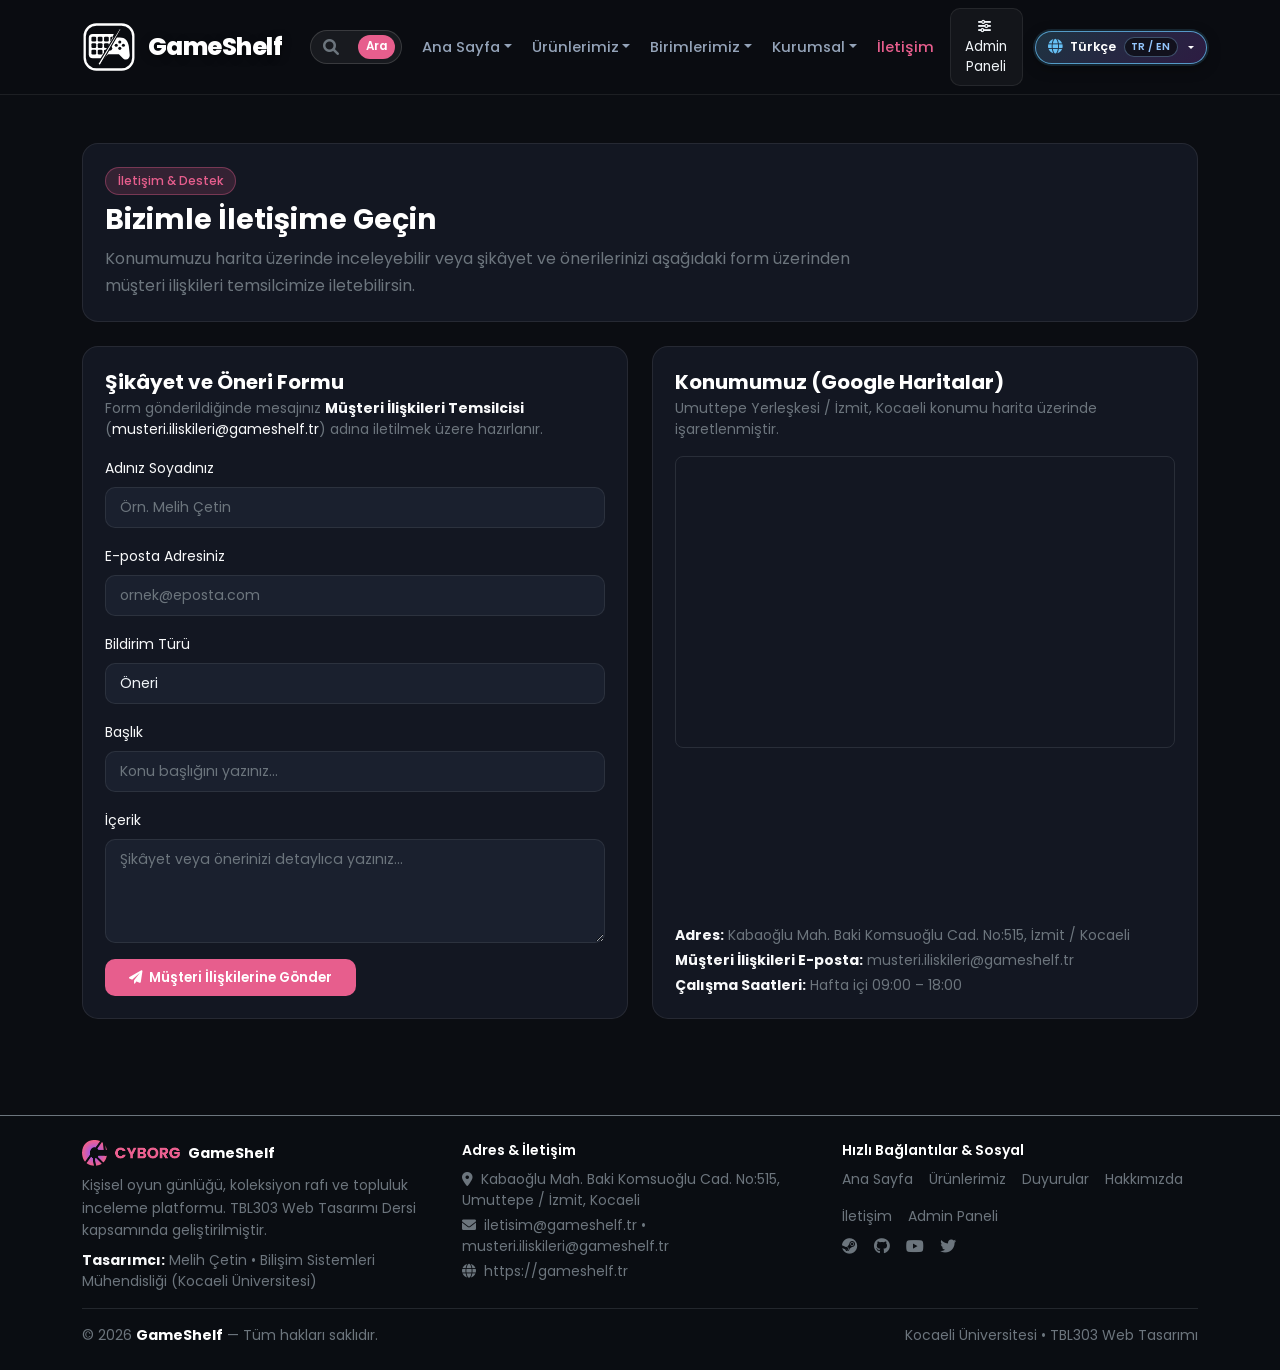
<file: contact.html>
<!DOCTYPE html>
<html lang="tr">
<head>
  <meta charset="UTF-8" />
  <meta name="viewport" content="width=device-width, initial-scale=1.0" />
  <meta name="description" content="GameShelf ile iletişime geçin: şikâyet, öneri ve geri bildirim formu." />
  <link rel="preconnect" href="https://fonts.googleapis.com" />
  <link rel="preconnect" href="https://fonts.gstatic.com" crossorigin />
  <link href="https://fonts.googleapis.com/css2?family=Poppins:wght@300;400;500;600;700&display=swap" rel="stylesheet" />
  <link rel="stylesheet" href="vendor/bootstrap/css/bootstrap.min.css" />
  <link rel="stylesheet" href="assets/css/fontawesome.css" />
  <link rel="stylesheet" href="css/gameshelf.css" />
  <title>İletişim — GameShelf</title>
  <script>
    if (localStorage.getItem("gs_ui_lang") === "en") {
      document.documentElement.lang = "en";
    }
  </script>
  <script src="js/utils/i18n.js"></script>
  <link rel="icon" type="image/svg+xml" href="data:image/svg+xml,%3Csvg%20xmlns%3D%22http%3A//www.w3.org/2000/svg%22%20viewBox%3D%220%200%20120%20120%22%3E%3Cdefs%3E%3CclipPath%20id%3D%22fk%22%3E%3Cpolygon%20points%3D%220%2C0%2084%2C0%2036%2C120%200%2C120%22/%3E%3C/clipPath%3E%3CclipPath%20id%3D%22fg%22%3E%3Cpolygon%20points%3D%2284%2C0%20120%2C0%20120%2C120%2036%2C120%22/%3E%3C/clipPath%3E%3C/defs%3E%3Crect%20x%3D%226%22%20y%3D%2210%22%20width%3D%22108%22%20height%3D%22100%22%20rx%3D%2226%22%20fill%3D%22%230b0e16%22%20stroke%3D%22%23ffffff%22%20stroke-width%3D%225.5%22/%3E%3Cg%20clip-path%3D%22url%28%23fk%29%22%3E%3Crect%20x%3D%2215%22%20y%3D%2231%22%20width%3D%2268%22%20height%3D%2254%22%20rx%3D%229%22%20fill%3D%22%23ffffff%22/%3E%3Crect%20x%3D%2221%22%20y%3D%2237%22%20width%3D%2210.5%22%20height%3D%2210.5%22%20rx%3D%222.5%22%20fill%3D%22%230b0e16%22/%3E%3Crect%20x%3D%2235%22%20y%3D%2237%22%20width%3D%2210.5%22%20height%3D%2210.5%22%20rx%3D%222.5%22%20fill%3D%22%230b0e16%22/%3E%3Crect%20x%3D%2249%22%20y%3D%2237%22%20width%3D%2210.5%22%20height%3D%2210.5%22%20rx%3D%222.5%22%20fill%3D%22%230b0e16%22/%3E%3Crect%20x%3D%2263%22%20y%3D%2237%22%20width%3D%2210.5%22%20height%3D%2210.5%22%20rx%3D%222.5%22%20fill%3D%22%230b0e16%22/%3E%3Crect%20x%3D%2221%22%20y%3D%2251.5%22%20width%3D%2210.5%22%20height%3D%2210.5%22%20rx%3D%222.5%22%20fill%3D%22%230b0e16%22/%3E%3Crect%20x%3D%2235%22%20y%3D%2251.5%22%20width%3D%2210.5%22%20height%3D%2210.5%22%20rx%3D%222.5%22%20fill%3D%22%230b0e16%22/%3E%3Crect%20x%3D%2249%22%20y%3D%2251.5%22%20width%3D%2210.5%22%20height%3D%2210.5%22%20rx%3D%222.5%22%20fill%3D%22%230b0e16%22/%3E%3Crect%20x%3D%2263%22%20y%3D%2251.5%22%20width%3D%2210.5%22%20height%3D%2210.5%22%20rx%3D%222.5%22%20fill%3D%22%230b0e16%22/%3E%3Crect%20x%3D%2221%22%20y%3D%2266%22%20width%3D%2210.5%22%20height%3D%2210.5%22%20rx%3D%222.5%22%20fill%3D%22%230b0e16%22/%3E%3Crect%20x%3D%2235%22%20y%3D%2266%22%20width%3D%2210.5%22%20height%3D%2210.5%22%20rx%3D%222.5%22%20fill%3D%22%230b0e16%22/%3E%3Crect%20x%3D%2249%22%20y%3D%2266%22%20width%3D%2210.5%22%20height%3D%2210.5%22%20rx%3D%222.5%22%20fill%3D%22%230b0e16%22/%3E%3C/g%3E%3Cg%20clip-path%3D%22url%28%23fg%29%22%3E%3Cpath%20d%3D%22M52%2C39%20L84%2C39%20C96%2C39%20102%2C46%20104%2C58%20L106%2C77%20C107%2C86%2099%2C91%2092%2C86%20L82%2C76%20L58%2C76%20L46%2C88%20C39%2C93%2033%2C87%2035%2C77%20L41%2C53%20C43%2C44%2046%2C39%2052%2C39%20Z%22%20fill%3D%22%23ffffff%22/%3E%3Ccircle%20cx%3D%2262%22%20cy%3D%2263%22%20r%3D%225.2%22%20fill%3D%22%230b0e16%22/%3E%3Ccircle%20cx%3D%2284%22%20cy%3D%2249%22%20r%3D%223.4%22%20fill%3D%22%230b0e16%22/%3E%3Ccircle%20cx%3D%2292%22%20cy%3D%2256%22%20r%3D%223.4%22%20fill%3D%22%230b0e16%22/%3E%3Ccircle%20cx%3D%2284%22%20cy%3D%2263%22%20r%3D%223.4%22%20fill%3D%22%230b0e16%22/%3E%3Ccircle%20cx%3D%2276%22%20cy%3D%2256%22%20r%3D%223.4%22%20fill%3D%22%230b0e16%22/%3E%3C/g%3E%3Cpolygon%20points%3D%2284%2C18%2035%2C98%2040%2C101%2087%2C20%22%20fill%3D%22%23ffffff%22%20stroke%3D%22%230b0e16%22%20stroke-width%3D%222.6%22%20stroke-linejoin%3D%22round%22/%3E%3C/svg%3E" />
  <link rel="icon" type="image/png" sizes="32x32" href="assets/images/favicon-32.png" />
  <link rel="icon" type="image/png" href="assets/images/favicon.png" />
</head>
<body class="gs-body">
    <!-- Üst Navigasyon -->
  <nav class="navbar navbar-expand-lg gs-navbar">
    <div class="container">
      <a class="navbar-brand gs-brand-link text-white fw-bold" href="index.html">
        <div class="gs-static-logo" id="gsStaticLogo" aria-label="GameShelf Logo">
          <svg viewBox="0 0 120 120" class="gs-logo-svg" role="img" aria-hidden="true">
            <defs>
              <!-- Diyagonal çizginin sol üstü (Klavye bölgesi) -->
              <clipPath id="gsClipKeyboard">
                <polygon points="0,0 82,0 38,120 0,120" />
              </clipPath>
              <!-- Diyagonal çizginin sağ altı (Gamepad bölgesi) -->
              <clipPath id="gsClipGamepad">
                <polygon points="82,0 120,0 120,120 38,120" />
              </clipPath>
            </defs>

            <!-- Yuvarlatılmış Kalın Beyaz Dış Çerçeve -->
            <rect x="6" y="10" width="108" height="100" rx="26" fill="#090b10" stroke="#ffffff" stroke-width="5.2" />

            <!-- SOL BÖLGE: BEYAZ DOLGULU KLAVYE -->
            <g clip-path="url(#gsClipKeyboard)">
              <!-- Klavye Ana Gövdesi -->
              <rect x="15" y="31" width="68" height="54" rx="9" fill="#ffffff" />
              <!-- 3x4 Yuvarlatılmış Kare Tuş Oyukları (Siyah Kontrast) -->
              <!-- Satır 1 -->
              <rect x="21" y="37" width="10.5" height="10.5" rx="2.6" fill="#090b10" />
              <rect x="35" y="37" width="10.5" height="10.5" rx="2.6" fill="#090b10" />
              <rect x="49" y="37" width="10.5" height="10.5" rx="2.6" fill="#090b10" />
              <rect x="63" y="37" width="10.5" height="10.5" rx="2.6" fill="#090b10" />
              <!-- Satır 2 -->
              <rect x="21" y="51.5" width="10.5" height="10.5" rx="2.6" fill="#090b10" />
              <rect x="35" y="51.5" width="10.5" height="10.5" rx="2.6" fill="#090b10" />
              <rect x="49" y="51.5" width="10.5" height="10.5" rx="2.6" fill="#090b10" />
              <rect x="63" y="51.5" width="10.5" height="10.5" rx="2.6" fill="#090b10" />
              <!-- Satır 3 -->
              <rect x="21" y="66" width="10.5" height="10.5" rx="2.6" fill="#090b10" />
              <rect x="35" y="66" width="10.5" height="10.5" rx="2.6" fill="#090b10" />
              <rect x="49" y="66" width="10.5" height="10.5" rx="2.6" fill="#090b10" />
            </g>

            <!-- SAĞ BÖLGE: BEYAZ DOLGULU OYUN KOLU (GAMEPAD) -->
            <g clip-path="url(#gsClipGamepad)">
              <!-- Ergonomik Beyaz Gamepad Silüeti -->
              <path d="M52,39 L84,39 C96,39 102,46 104,58 L106,77 C107,86 99,91 92,86 L82,76 L58,76 L46,88 C39,93 33,87 35,77 L41,53 C43,44 46,39 52,39 Z"
                    fill="#ffffff" />
              <!-- Sol Analog / Kontrol Dairesi -->
              <circle cx="62" cy="63" r="5.2" fill="#090b10" />
              <!-- Sağ 4'lü Aksiyon Butonları (Elmas Dizilimi) -->
              <circle cx="84" cy="49" r="3.4" fill="#090b10" />
              <circle cx="92" cy="56" r="3.4" fill="#090b10" />
              <circle cx="84" cy="63" r="3.4" fill="#090b10" />
              <circle cx="76" cy="56" r="3.4" fill="#090b10" />
            </g>

            <!-- ORTA DİYAGONAL AYIRICI ÇİZGİ (Siyah dış konturlu, uçlara doğru incelen beyaz kesim çizgisi) -->
            <polygon points="84,18 35,98 40,101 87,20" fill="#ffffff" stroke="#090b10" stroke-width="2.6" stroke-linejoin="round" />
          </svg>
        </div>
        <span class="gs-brand-title">GameShelf</span>
      </a>
      <!-- GameShelf ile Home Arasında Kalıcı Global Oyun Arama Kutucuğu -->
      <div class="gs-nav-search-wrap" id="globalNavSearchWrap">
        <form id="globalNavSearchForm" class="gs-nav-search-bar" autocomplete="off">
          <i class="fa fa-search text-secondary" id="globalNavSearchIcon"></i>
          <input type="text"
                 id="globalNavSearchInput"
                 placeholder="Oyun, stüdyo veya tür yazmaya başla..."
                 aria-label="Oyun ara" />
          <button type="submit" class="btn btn-sm gs-btn-primary rounded-pill px-2 py-0" style="font-size:0.74rem; height:24px;">Ara</button>
        </form>
        <div class="gs-search-suggestions gs-nav-search-suggestions" id="globalNavSearchSuggestions" role="listbox"></div>
      </div>
      <button class="navbar-toggler border-secondary" type="button" data-bs-toggle="collapse" data-bs-target="#gsMainNav" aria-label="Menüyü Aç">
        <i class="fa fa-bars text-white"></i>
      </button>
      <div class="collapse navbar-collapse" id="gsMainNav">
        <ul class="navbar-nav ms-auto align-items-lg-center gap-lg-1">
          <li class="nav-item dropdown">
            <a class="nav-link dropdown-toggle " href="index.html">Ana Sayfa</a>
            <ul class="dropdown-menu">
              <li class="dropdown-header-label">Ana Sayfa Bölümleri</li>
              <li><a class="dropdown-item" href="index.html#lanePopular"><i class="fa fa-fire"></i> En Popüler Oyunlar</a></li>
              <li><a class="dropdown-item" href="index.html#laneNewReleases"><i class="fa fa-sparkles"></i> Yeni Oyunlar (Ön Plan)</a></li>
              <li><a class="dropdown-item" href="index.html#laneTopReviews"><i class="fa fa-thumbs-up"></i> En Çok Upvote Alan İncelemeler</a></li>
              <li><a class="dropdown-item" href="index.html#homeNewsGrid"><i class="fa fa-newspaper"></i> Duyurular &amp; Haberler</a></li>
            </ul>
          </li>

          <li class="nav-item dropdown">
            <a class="nav-link dropdown-toggle " href="browse.html">Ürünlerimiz</a>
            <ul class="dropdown-menu">
              <li class="dropdown-header-label">Oyun Kataloğu &amp; Sürümler</li>
              <li><a class="dropdown-item" href="browse.html"><i class="fa fa-compass"></i> Tüm Oyun Kataloğu</a></li>
              <li><a class="dropdown-item" href="browse.html?type=base"><i class="fa fa-gamepad"></i> Ana Oyunlar</a></li>
              <li><a class="dropdown-item" href="browse.html?type=dlc"><i class="fa fa-puzzle-piece"></i> DLC &amp; Genişleme Paketleri</a></li>
              <li><a class="dropdown-item" href="browse.html?type=edition"><i class="fa fa-box-open"></i> Özel Sürümler</a></li>
              <li><hr class="dropdown-divider border-secondary border-opacity-25 my-1" /></li>
              <li><a class="dropdown-item" href="details.html?id=1"><i class="fa fa-info-circle"></i> Oyun Detay Sayfası</a></li>
            </ul>
          </li>

          <li class="nav-item dropdown">
            <a class="nav-link dropdown-toggle " href="profile.html">Birimlerimiz</a>
            <ul class="dropdown-menu">
              <li class="dropdown-header-label">Platform &amp; Topluluk Birimleri</li>
              <li><a class="dropdown-item" href="stats.html"><i class="fa fa-chart-bar"></i> Sayılarla GameShelf</a></li>
              <li><a class="dropdown-item" href="profile.html?tab=overview"><i class="fa fa-user"></i> Kişisel Günlük &amp; İstatistikler</a></li>
              <li><a class="dropdown-item" href="profile.html?tab=games"><i class="fa fa-th"></i> Oyun Rafı (Kapaklar)</a></li>
              <li><a class="dropdown-item" href="streams.html"><i class="fa fa-video"></i> Canlı Yayın &amp; Akış Birimi</a></li>
              <li><a class="dropdown-item" href="announcements.html"><i class="fa fa-bullhorn"></i> Duyuru &amp; Arşiv Birimi</a></li>
            </ul>
          </li>

          <li class="nav-item dropdown">
            <a class="nav-link dropdown-toggle " href="#" role="button" data-bs-toggle="dropdown" aria-expanded="false">Kurumsal</a>
            <ul class="dropdown-menu">
              <li class="dropdown-header-label">Kurumsal Sayfalar</li>
              <li><a class="dropdown-item" href="about.html"><i class="fa fa-building"></i> Hakkımızda</a></li>
              <li><a class="dropdown-item" href="mission-vision.html"><i class="fa fa-bullseye"></i> Misyon &amp; Vizyon</a></li>
              <li><a class="dropdown-item" href="announcements.html"><i class="fa fa-bullhorn"></i> Tüm Duyurular</a></li>
            </ul>
          </li>

          <li class="nav-item"><a class="nav-link active" href="contact.html">İletişim</a></li>

          <li class="nav-item ms-lg-1">
            <a class="btn btn-sm gs-btn-outline " href="admin.html"><i class="fa fa-sliders me-1"></i> Admin Paneli</a>
          </li>

          <!-- EN SAĞ ÜST DİKKAT ÇEKİCİ DİL SEÇİMİ (KENDİ DİLİNDE: TÜRKÇE / ENGLISH) -->
          <li class="nav-item dropdown ms-lg-2 mt-2 mt-lg-0">
            <button type="button"
                    class="btn btn-sm dropdown-toggle gs-lang-switcher-btn"
                    id="gsLangDropdownBtn"
                    data-bs-toggle="dropdown"
                    aria-expanded="false"
                    aria-label="Language / Dil Seçimi"
                    title="Dil Seçimi / Language">
              <i class="fa fa-globe gs-lang-globe-icon" aria-hidden="true"></i>
              <span id="gsCurrentLangLabel">Türkçe</span>
              <span class="gs-lang-code-pill">TR / EN</span>
            </button>
            <ul class="dropdown-menu dropdown-menu-end gs-lang-dropdown-menu" aria-labelledby="gsLangDropdownBtn">
              <li class="dropdown-header-label px-2 py-1" style="font-size:0.68rem;">Dil / Language</li>
              <li>
                <button type="button" class="dropdown-item gs-lang-option active" data-set-lang="tr">
                  <span>🇹🇷 Türkçe</span>
                  <span class="badge bg-dark border border-secondary border-opacity-25 text-info">TR</span>
                </button>
              </li>
              <li>
                <button type="button" class="dropdown-item gs-lang-option" data-set-lang="en">
                  <span>🇬🇧 English</span>
                  <span class="badge bg-dark border border-secondary border-opacity-25 text-info">EN</span>
                </button>
              </li>
            </ul>
          </li>
        </ul>
      </div>
    </div>
  </nav>

  <main class="container py-5">
    <section class="gs-card mb-4">
      <span class="gs-badge-accent mb-2 d-inline-block">İletişim &amp; Destek</span>
      <h1 class="h3 fw-bold text-white mb-2">Bizimle İletişime Geçin</h1>
      <p class="text-secondary mb-0" style="max-width: 780px; line-height: 1.7;">
        Konumumuzu harita üzerinde inceleyebilir veya şikâyet ve önerilerinizi aşağıdaki form üzerinden müşteri ilişkileri temsilcimize iletebilirsin.
      </p>
    </section>

    <div class="row g-4">
      <div class="col-lg-6">
        <section class="gs-card h-100 mb-0">
          <h2 class="h5 fw-bold text-white mb-1">Şikâyet ve Öneri Formu</h2>
          <p class="small text-secondary mb-3">
            Form gönderildiğinde mesajınız <strong class="text-light">Müşteri İlişkileri Temsilcisi</strong> (<span class="text-light">musteri.iliskileri@gameshelf.tr</span>) adına iletilmek üzere hazırlanır.
          </p>

          <form id="complaintSuggestionForm" novalidate>
            <div class="mb-3">
              <label for="csSenderName" class="form-label small text-light">Adınız Soyadınız</label>
              <input type="text" class="form-control gs-input" id="csSenderName" placeholder="Örn. Melih Çetin" required />
            </div>
            <div class="mb-3">
              <label for="csSenderEmail" class="form-label small text-light">E-posta Adresiniz</label>
              <input type="email" class="form-control gs-input" id="csSenderEmail" placeholder="ornek@eposta.com" required />
            </div>
            <div class="mb-3">
              <label for="csType" class="form-label small text-light">Bildirim Türü</label>
              <select class="form-select gs-input" id="csType">
                <option value="Öneri">Öneri</option>
                <option value="Şikâyet">Şikâyet</option>
                <option value="Hata Bildirimi">Hata Bildirimi</option>
                <option value="İş Birliği">İş Birliği</option>
              </select>
            </div>
            <div class="mb-3">
              <label for="csSubject" class="form-label small text-light">Başlık</label>
              <input type="text" class="form-control gs-input" id="csSubject" placeholder="Konu başlığını yazınız..." required />
            </div>
            <div class="mb-3">
              <label for="csMessage" class="form-label small text-light">İçerik</label>
              <textarea class="form-control gs-input" id="csMessage" rows="4" placeholder="Şikâyet veya önerinizi detaylıca yazınız..." required></textarea>
            </div>
            <button type="submit" class="btn gs-btn-primary px-4">
              <i class="fa fa-paper-plane me-1"></i> Müşteri İlişkilerine Gönder
            </button>
          </form>

          <div id="csFeedbackBox" class="alert alert-success mt-3 mb-0 d-none small" role="alert"></div>
        </section>
      </div>

      <div class="col-lg-6">
        <section class="gs-card h-100 mb-0 d-flex flex-column">
          <h2 class="h5 fw-bold text-white mb-1">Konumumuz (Google Haritalar)</h2>
          <p class="small text-secondary mb-3">
            Umuttepe Yerleşkesi / İzmit, Kocaeli konumu harita üzerinde işaretlenmiştir.
          </p>

          <div class="rounded-3 overflow-hidden border border-secondary border-opacity-25 mb-3" style="min-height: 290px;">
            <iframe
              title="GameShelf Konum Haritası"
              src="https://maps.google.com/maps?q=Kocaeli%20Universitesi%20Umuttepe%20Kampusu%20Izmit&t=&z=15&ie=UTF8&iwloc=&output=embed"
              width="100%"
              height="290"
              style="border:0; display:block;"
              loading="lazy"
              referrerpolicy="no-referrer-when-downgrade">
            </iframe>
          </div>

          <div class="small text-secondary mt-auto">
            <div class="mb-1"><strong class="text-light">Adres:</strong> Kabaoğlu Mah. Baki Komsuoğlu Cad. No:515, İzmit / Kocaeli</div>
            <div class="mb-1"><strong class="text-light">Müşteri İlişkileri E-posta:</strong> musteri.iliskileri@gameshelf.tr</div>
            <div><strong class="text-light">Çalışma Saatleri:</strong> Hafta içi 09:00 – 18:00</div>
          </div>
        </section>
      </div>
    </div>
  </main>

  <!-- Tutarlı Kurumsal Alt Bilgi (Footer) -->
  <footer class="border-top border-secondary border-opacity-15 py-4 mt-5" style="background: rgba(11, 13, 18, 0.72);">
    <div class="container">
      <div class="row g-4 small">
        <div class="col-lg-4">
          <div class="d-flex align-items-center gap-2 text-white fw-bold mb-2">
            <img src="assets/images/logo.png" alt="GameShelf" style="height: 26px;" />
            <span>GameShelf</span>
          </div>
          <p class="text-secondary mb-2" style="line-height: 1.6;">
            Kişisel oyun günlüğü, koleksiyon rafı ve topluluk inceleme platformu. TBL303 Web Tasarımı Dersi kapsamında geliştirilmiştir.
          </p>
          <div class="text-secondary">
            <strong class="text-light">Tasarımcı:</strong> Melih Çetin • Bilişim Sistemleri Mühendisliği (Kocaeli Üniversitesi)
          </div>
        </div>
        <div class="col-lg-4">
          <div class="fw-semibold text-white mb-2">Adres &amp; İletişim</div>
          <div class="text-secondary mb-1"><i class="fa fa-map-marker-alt me-2 text-secondary"></i>Kabaoğlu Mah. Baki Komsuoğlu Cad. No:515, Umuttepe / İzmit, Kocaeli</div>
          <div class="text-secondary mb-1"><i class="fa fa-envelope me-2 text-secondary"></i>iletisim@gameshelf.tr • musteri.iliskileri@gameshelf.tr</div>
          <div class="text-secondary"><i class="fa fa-globe me-2 text-secondary"></i>https://gameshelf.tr</div>
        </div>
        <div class="col-lg-4">
          <div class="fw-semibold text-white mb-2">Hızlı Bağlantılar &amp; Sosyal</div>
          <div class="d-flex flex-wrap gap-3 mb-2">
            <a href="index.html" class="text-secondary text-decoration-none">Ana Sayfa</a>
            <a href="browse.html" class="text-secondary text-decoration-none">Ürünlerimiz</a>
            <a href="announcements.html" class="text-secondary text-decoration-none">Duyurular</a>
            <a href="about.html" class="text-secondary text-decoration-none">Hakkımızda</a>
            <a href="contact.html" class="text-secondary text-decoration-none">İletişim</a>
            <a href="admin.html" class="text-secondary text-decoration-none">Admin Paneli</a>
          </div>
          <div class="d-flex gap-3 fs-6">
            <a href="https://store.steampowered.com" target="_blank" rel="noopener" class="text-secondary" title="Steam"><i class="fab fa-steam"></i></a>
            <a href="https://github.com" target="_blank" rel="noopener" class="text-secondary" title="GitHub"><i class="fab fa-github"></i></a>
            <a href="https://youtube.com" target="_blank" rel="noopener" class="text-secondary" title="YouTube"><i class="fab fa-youtube"></i></a>
            <a href="https://x.com" target="_blank" rel="noopener" class="text-secondary" title="X / Twitter"><i class="fab fa-twitter"></i></a>
          </div>
        </div>
      </div>
      <hr class="border-secondary border-opacity-15 my-3" />
      <div class="d-flex flex-wrap justify-content-between align-items-center gap-2 small text-secondary">
        <div>© 2026 <strong class="text-white">GameShelf</strong> — Tüm hakları saklıdır.</div>
        <div>Kocaeli Üniversitesi • TBL303 Web Tasarımı</div>
      </div>
    </div>
  </footer>
  <script src="vendor/bootstrap/js/bootstrap.min.js"></script>
  <script>
    (function initContactForm() {
      const form = document.getElementById("complaintSuggestionForm");
      const box = document.getElementById("csFeedbackBox");
      if (!form || !box) return;

      form.addEventListener("submit", function (e) {
        e.preventDefault();
        const name = document.getElementById("csSenderName").value.trim();
        const email = document.getElementById("csSenderEmail").value.trim();
        const type = document.getElementById("csType").value;
        const subject = document.getElementById("csSubject").value.trim();
        const message = document.getElementById("csMessage").value.trim();

        if (!name || !email || !subject || !message) {
          box.className = "alert alert-warning mt-3 mb-0 small";
          box.textContent = "Lütfen ad soyad, e-posta, başlık ve içerik alanlarını doldurun.";
          box.classList.remove("d-none");
          return;
        }

        const mailSubject = encodeURIComponent("[" + type + "] " + subject);
        const mailBody = encodeURIComponent(
          "Gönderen: " + name + " (" + email + ")\nTür: " + type + "\nBaşlık: " + subject + "\n\nİçerik:\n" + message
        );
        const mailtoHref = "mailto:musteri.iliskileri@gameshelf.tr?subject=" + mailSubject + "&body=" + mailBody;

        function escapeHtml(value) {
          return String(value === null || value === undefined ? "" : value)
            .replace(/&/g, "&amp;")
            .replace(/</g, "&lt;")
            .replace(/>/g, "&gt;")
            .replace(/"/g, "&quot;")
            .replace(/'/g, "&#39;");
        }

        box.className = "alert alert-success mt-3 mb-0 small";
        box.innerHTML =
          '<strong>Bildiriminiz hazırlandı!</strong> "' +
          escapeHtml(subject) +
          '" başlıklı <strong>' +
          escapeHtml(type) +
          '</strong> kaydınız <strong>Müşteri İlişkileri Temsilcisi</strong> (<code>musteri.iliskileri@gameshelf.tr</code>) adresine iletilmek üzere oluşturuldu.' +
          '<div class="mt-2"><a href="' +
          escapeHtml(mailtoHref) +
          '" class="btn btn-sm gs-btn-outline">E-posta İstemcisinde Aç</a></div>';
        box.classList.remove("d-none");
        form.reset();
      });
    })();
  </script>
</body>
</html>
</file>
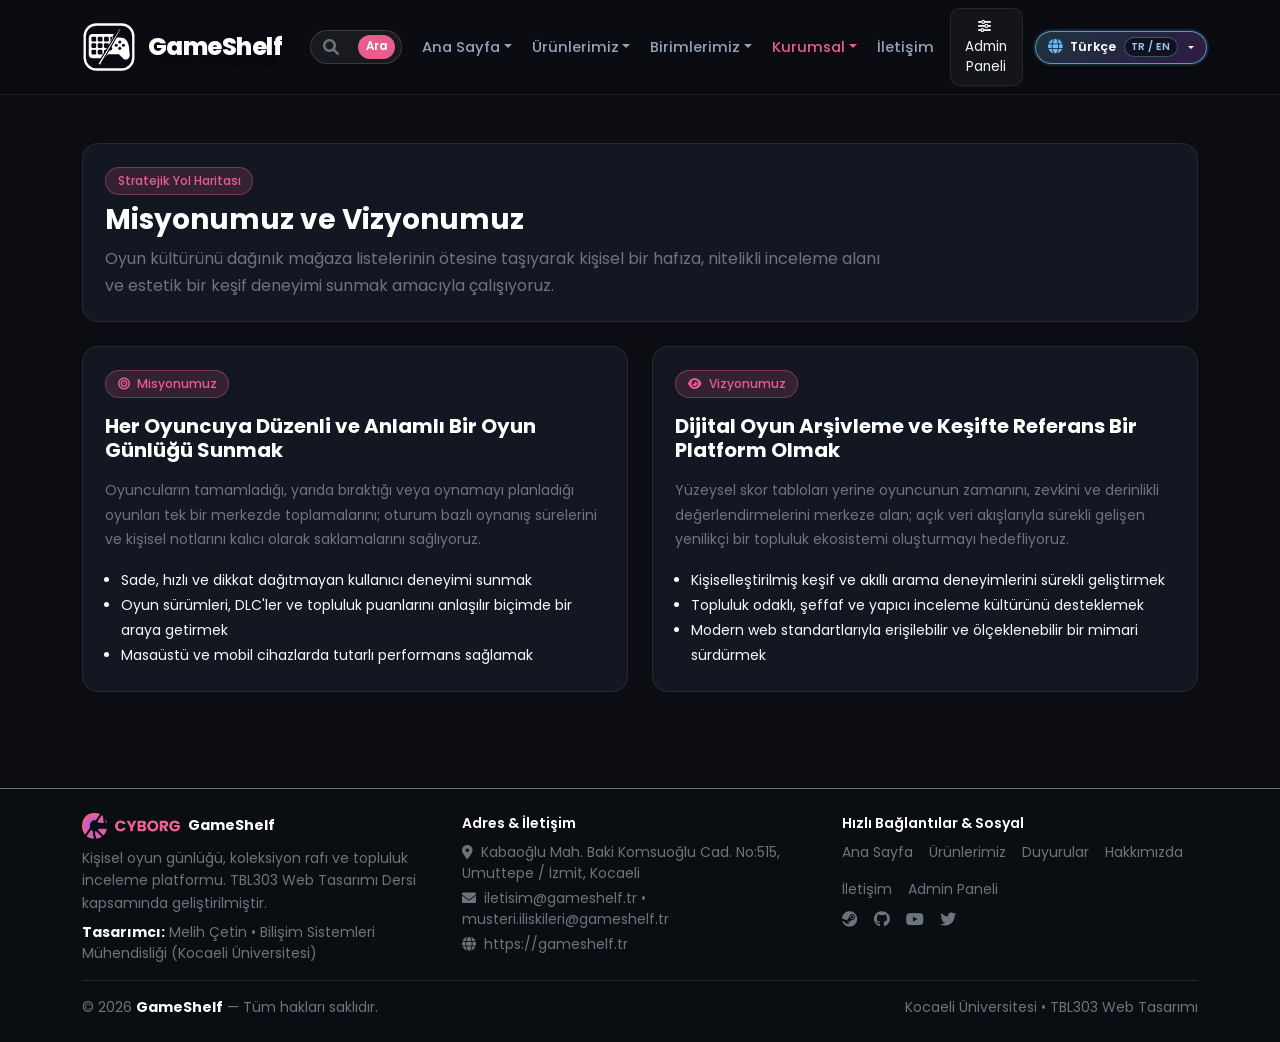
<file: mission-vision.html>
<!DOCTYPE html>
<html lang="tr">
<head>
  <meta charset="UTF-8" />
  <meta name="viewport" content="width=device-width, initial-scale=1.0" />
  <meta name="description" content="GameShelf’in misyonu, vizyonu ve değerleri." />
  <link rel="preconnect" href="https://fonts.googleapis.com" />
  <link rel="preconnect" href="https://fonts.gstatic.com" crossorigin />
  <link href="https://fonts.googleapis.com/css2?family=Poppins:wght@300;400;500;600;700&display=swap" rel="stylesheet" />
  <link rel="stylesheet" href="vendor/bootstrap/css/bootstrap.min.css" />
  <link rel="stylesheet" href="assets/css/fontawesome.css" />
  <link rel="stylesheet" href="css/gameshelf.css" />
  <title>Misyon &amp; Vizyon — GameShelf</title>
  <script>
    if (localStorage.getItem("gs_ui_lang") === "en") {
      document.documentElement.lang = "en";
    }
  </script>
  <script src="js/utils/i18n.js"></script>
  <link rel="icon" type="image/svg+xml" href="data:image/svg+xml,%3Csvg%20xmlns%3D%22http%3A//www.w3.org/2000/svg%22%20viewBox%3D%220%200%20120%20120%22%3E%3Cdefs%3E%3CclipPath%20id%3D%22fk%22%3E%3Cpolygon%20points%3D%220%2C0%2084%2C0%2036%2C120%200%2C120%22/%3E%3C/clipPath%3E%3CclipPath%20id%3D%22fg%22%3E%3Cpolygon%20points%3D%2284%2C0%20120%2C0%20120%2C120%2036%2C120%22/%3E%3C/clipPath%3E%3C/defs%3E%3Crect%20x%3D%226%22%20y%3D%2210%22%20width%3D%22108%22%20height%3D%22100%22%20rx%3D%2226%22%20fill%3D%22%230b0e16%22%20stroke%3D%22%23ffffff%22%20stroke-width%3D%225.5%22/%3E%3Cg%20clip-path%3D%22url%28%23fk%29%22%3E%3Crect%20x%3D%2215%22%20y%3D%2231%22%20width%3D%2268%22%20height%3D%2254%22%20rx%3D%229%22%20fill%3D%22%23ffffff%22/%3E%3Crect%20x%3D%2221%22%20y%3D%2237%22%20width%3D%2210.5%22%20height%3D%2210.5%22%20rx%3D%222.5%22%20fill%3D%22%230b0e16%22/%3E%3Crect%20x%3D%2235%22%20y%3D%2237%22%20width%3D%2210.5%22%20height%3D%2210.5%22%20rx%3D%222.5%22%20fill%3D%22%230b0e16%22/%3E%3Crect%20x%3D%2249%22%20y%3D%2237%22%20width%3D%2210.5%22%20height%3D%2210.5%22%20rx%3D%222.5%22%20fill%3D%22%230b0e16%22/%3E%3Crect%20x%3D%2263%22%20y%3D%2237%22%20width%3D%2210.5%22%20height%3D%2210.5%22%20rx%3D%222.5%22%20fill%3D%22%230b0e16%22/%3E%3Crect%20x%3D%2221%22%20y%3D%2251.5%22%20width%3D%2210.5%22%20height%3D%2210.5%22%20rx%3D%222.5%22%20fill%3D%22%230b0e16%22/%3E%3Crect%20x%3D%2235%22%20y%3D%2251.5%22%20width%3D%2210.5%22%20height%3D%2210.5%22%20rx%3D%222.5%22%20fill%3D%22%230b0e16%22/%3E%3Crect%20x%3D%2249%22%20y%3D%2251.5%22%20width%3D%2210.5%22%20height%3D%2210.5%22%20rx%3D%222.5%22%20fill%3D%22%230b0e16%22/%3E%3Crect%20x%3D%2263%22%20y%3D%2251.5%22%20width%3D%2210.5%22%20height%3D%2210.5%22%20rx%3D%222.5%22%20fill%3D%22%230b0e16%22/%3E%3Crect%20x%3D%2221%22%20y%3D%2266%22%20width%3D%2210.5%22%20height%3D%2210.5%22%20rx%3D%222.5%22%20fill%3D%22%230b0e16%22/%3E%3Crect%20x%3D%2235%22%20y%3D%2266%22%20width%3D%2210.5%22%20height%3D%2210.5%22%20rx%3D%222.5%22%20fill%3D%22%230b0e16%22/%3E%3Crect%20x%3D%2249%22%20y%3D%2266%22%20width%3D%2210.5%22%20height%3D%2210.5%22%20rx%3D%222.5%22%20fill%3D%22%230b0e16%22/%3E%3C/g%3E%3Cg%20clip-path%3D%22url%28%23fg%29%22%3E%3Cpath%20d%3D%22M52%2C39%20L84%2C39%20C96%2C39%20102%2C46%20104%2C58%20L106%2C77%20C107%2C86%2099%2C91%2092%2C86%20L82%2C76%20L58%2C76%20L46%2C88%20C39%2C93%2033%2C87%2035%2C77%20L41%2C53%20C43%2C44%2046%2C39%2052%2C39%20Z%22%20fill%3D%22%23ffffff%22/%3E%3Ccircle%20cx%3D%2262%22%20cy%3D%2263%22%20r%3D%225.2%22%20fill%3D%22%230b0e16%22/%3E%3Ccircle%20cx%3D%2284%22%20cy%3D%2249%22%20r%3D%223.4%22%20fill%3D%22%230b0e16%22/%3E%3Ccircle%20cx%3D%2292%22%20cy%3D%2256%22%20r%3D%223.4%22%20fill%3D%22%230b0e16%22/%3E%3Ccircle%20cx%3D%2284%22%20cy%3D%2263%22%20r%3D%223.4%22%20fill%3D%22%230b0e16%22/%3E%3Ccircle%20cx%3D%2276%22%20cy%3D%2256%22%20r%3D%223.4%22%20fill%3D%22%230b0e16%22/%3E%3C/g%3E%3Cpolygon%20points%3D%2284%2C18%2035%2C98%2040%2C101%2087%2C20%22%20fill%3D%22%23ffffff%22%20stroke%3D%22%230b0e16%22%20stroke-width%3D%222.6%22%20stroke-linejoin%3D%22round%22/%3E%3C/svg%3E" />
  <link rel="icon" type="image/png" sizes="32x32" href="assets/images/favicon-32.png" />
  <link rel="icon" type="image/png" href="assets/images/favicon.png" />
</head>
<body class="gs-body">
    <!-- Üst Navigasyon -->
  <nav class="navbar navbar-expand-lg gs-navbar">
    <div class="container">
      <a class="navbar-brand gs-brand-link text-white fw-bold" href="index.html">
        <div class="gs-static-logo" id="gsStaticLogo" aria-label="GameShelf Logo">
          <svg viewBox="0 0 120 120" class="gs-logo-svg" role="img" aria-hidden="true">
            <defs>
              <!-- Diyagonal çizginin sol üstü (Klavye bölgesi) -->
              <clipPath id="gsClipKeyboard">
                <polygon points="0,0 82,0 38,120 0,120" />
              </clipPath>
              <!-- Diyagonal çizginin sağ altı (Gamepad bölgesi) -->
              <clipPath id="gsClipGamepad">
                <polygon points="82,0 120,0 120,120 38,120" />
              </clipPath>
            </defs>

            <!-- Yuvarlatılmış Kalın Beyaz Dış Çerçeve -->
            <rect x="6" y="10" width="108" height="100" rx="26" fill="#090b10" stroke="#ffffff" stroke-width="5.2" />

            <!-- SOL BÖLGE: BEYAZ DOLGULU KLAVYE -->
            <g clip-path="url(#gsClipKeyboard)">
              <!-- Klavye Ana Gövdesi -->
              <rect x="15" y="31" width="68" height="54" rx="9" fill="#ffffff" />
              <!-- 3x4 Yuvarlatılmış Kare Tuş Oyukları (Siyah Kontrast) -->
              <!-- Satır 1 -->
              <rect x="21" y="37" width="10.5" height="10.5" rx="2.6" fill="#090b10" />
              <rect x="35" y="37" width="10.5" height="10.5" rx="2.6" fill="#090b10" />
              <rect x="49" y="37" width="10.5" height="10.5" rx="2.6" fill="#090b10" />
              <rect x="63" y="37" width="10.5" height="10.5" rx="2.6" fill="#090b10" />
              <!-- Satır 2 -->
              <rect x="21" y="51.5" width="10.5" height="10.5" rx="2.6" fill="#090b10" />
              <rect x="35" y="51.5" width="10.5" height="10.5" rx="2.6" fill="#090b10" />
              <rect x="49" y="51.5" width="10.5" height="10.5" rx="2.6" fill="#090b10" />
              <rect x="63" y="51.5" width="10.5" height="10.5" rx="2.6" fill="#090b10" />
              <!-- Satır 3 -->
              <rect x="21" y="66" width="10.5" height="10.5" rx="2.6" fill="#090b10" />
              <rect x="35" y="66" width="10.5" height="10.5" rx="2.6" fill="#090b10" />
              <rect x="49" y="66" width="10.5" height="10.5" rx="2.6" fill="#090b10" />
            </g>

            <!-- SAĞ BÖLGE: BEYAZ DOLGULU OYUN KOLU (GAMEPAD) -->
            <g clip-path="url(#gsClipGamepad)">
              <!-- Ergonomik Beyaz Gamepad Silüeti -->
              <path d="M52,39 L84,39 C96,39 102,46 104,58 L106,77 C107,86 99,91 92,86 L82,76 L58,76 L46,88 C39,93 33,87 35,77 L41,53 C43,44 46,39 52,39 Z"
                    fill="#ffffff" />
              <!-- Sol Analog / Kontrol Dairesi -->
              <circle cx="62" cy="63" r="5.2" fill="#090b10" />
              <!-- Sağ 4'lü Aksiyon Butonları (Elmas Dizilimi) -->
              <circle cx="84" cy="49" r="3.4" fill="#090b10" />
              <circle cx="92" cy="56" r="3.4" fill="#090b10" />
              <circle cx="84" cy="63" r="3.4" fill="#090b10" />
              <circle cx="76" cy="56" r="3.4" fill="#090b10" />
            </g>

            <!-- ORTA DİYAGONAL AYIRICI ÇİZGİ (Siyah dış konturlu, uçlara doğru incelen beyaz kesim çizgisi) -->
            <polygon points="84,18 35,98 40,101 87,20" fill="#ffffff" stroke="#090b10" stroke-width="2.6" stroke-linejoin="round" />
          </svg>
        </div>
        <span class="gs-brand-title">GameShelf</span>
      </a>
      <!-- GameShelf ile Home Arasında Kalıcı Global Oyun Arama Kutucuğu -->
      <div class="gs-nav-search-wrap" id="globalNavSearchWrap">
        <form id="globalNavSearchForm" class="gs-nav-search-bar" autocomplete="off">
          <i class="fa fa-search text-secondary" id="globalNavSearchIcon"></i>
          <input type="text"
                 id="globalNavSearchInput"
                 placeholder="Oyun, stüdyo veya tür yazmaya başla..."
                 aria-label="Oyun ara" />
          <button type="submit" class="btn btn-sm gs-btn-primary rounded-pill px-2 py-0" style="font-size:0.74rem; height:24px;">Ara</button>
        </form>
        <div class="gs-search-suggestions gs-nav-search-suggestions" id="globalNavSearchSuggestions" role="listbox"></div>
      </div>
      <button class="navbar-toggler border-secondary" type="button" data-bs-toggle="collapse" data-bs-target="#gsMainNav" aria-label="Menüyü Aç">
        <i class="fa fa-bars text-white"></i>
      </button>
      <div class="collapse navbar-collapse" id="gsMainNav">
        <ul class="navbar-nav ms-auto align-items-lg-center gap-lg-1">
          <li class="nav-item dropdown">
            <a class="nav-link dropdown-toggle " href="index.html">Ana Sayfa</a>
            <ul class="dropdown-menu">
              <li class="dropdown-header-label">Ana Sayfa Bölümleri</li>
              <li><a class="dropdown-item" href="index.html#lanePopular"><i class="fa fa-fire"></i> En Popüler Oyunlar</a></li>
              <li><a class="dropdown-item" href="index.html#laneNewReleases"><i class="fa fa-sparkles"></i> Yeni Oyunlar (Ön Plan)</a></li>
              <li><a class="dropdown-item" href="index.html#laneTopReviews"><i class="fa fa-thumbs-up"></i> En Çok Upvote Alan İncelemeler</a></li>
              <li><a class="dropdown-item" href="index.html#homeNewsGrid"><i class="fa fa-newspaper"></i> Duyurular &amp; Haberler</a></li>
            </ul>
          </li>

          <li class="nav-item dropdown">
            <a class="nav-link dropdown-toggle " href="browse.html">Ürünlerimiz</a>
            <ul class="dropdown-menu">
              <li class="dropdown-header-label">Oyun Kataloğu &amp; Sürümler</li>
              <li><a class="dropdown-item" href="browse.html"><i class="fa fa-compass"></i> Tüm Oyun Kataloğu</a></li>
              <li><a class="dropdown-item" href="browse.html?type=base"><i class="fa fa-gamepad"></i> Ana Oyunlar</a></li>
              <li><a class="dropdown-item" href="browse.html?type=dlc"><i class="fa fa-puzzle-piece"></i> DLC &amp; Genişleme Paketleri</a></li>
              <li><a class="dropdown-item" href="browse.html?type=edition"><i class="fa fa-box-open"></i> Özel Sürümler</a></li>
              <li><hr class="dropdown-divider border-secondary border-opacity-25 my-1" /></li>
              <li><a class="dropdown-item" href="details.html?id=1"><i class="fa fa-info-circle"></i> Oyun Detay Sayfası</a></li>
            </ul>
          </li>

          <li class="nav-item dropdown">
            <a class="nav-link dropdown-toggle " href="profile.html">Birimlerimiz</a>
            <ul class="dropdown-menu">
              <li class="dropdown-header-label">Platform &amp; Topluluk Birimleri</li>
              <li><a class="dropdown-item" href="stats.html"><i class="fa fa-chart-bar"></i> Sayılarla GameShelf</a></li>
              <li><a class="dropdown-item" href="profile.html?tab=overview"><i class="fa fa-user"></i> Kişisel Günlük &amp; İstatistikler</a></li>
              <li><a class="dropdown-item" href="profile.html?tab=games"><i class="fa fa-th"></i> Oyun Rafı (Kapaklar)</a></li>
              <li><a class="dropdown-item" href="streams.html"><i class="fa fa-video"></i> Canlı Yayın &amp; Akış Birimi</a></li>
              <li><a class="dropdown-item" href="announcements.html"><i class="fa fa-bullhorn"></i> Duyuru &amp; Arşiv Birimi</a></li>
            </ul>
          </li>

          <li class="nav-item dropdown">
            <a class="nav-link dropdown-toggle active" href="#" role="button" data-bs-toggle="dropdown" aria-expanded="false">Kurumsal</a>
            <ul class="dropdown-menu">
              <li class="dropdown-header-label">Kurumsal Sayfalar</li>
              <li><a class="dropdown-item" href="about.html"><i class="fa fa-building"></i> Hakkımızda</a></li>
              <li><a class="dropdown-item" href="mission-vision.html"><i class="fa fa-bullseye"></i> Misyon &amp; Vizyon</a></li>
              <li><a class="dropdown-item" href="announcements.html"><i class="fa fa-bullhorn"></i> Tüm Duyurular</a></li>
            </ul>
          </li>

          <li class="nav-item"><a class="nav-link " href="contact.html">İletişim</a></li>

          <li class="nav-item ms-lg-1">
            <a class="btn btn-sm gs-btn-outline " href="admin.html"><i class="fa fa-sliders me-1"></i> Admin Paneli</a>
          </li>

          <!-- EN SAĞ ÜST DİKKAT ÇEKİCİ DİL SEÇİMİ (KENDİ DİLİNDE: TÜRKÇE / ENGLISH) -->
          <li class="nav-item dropdown ms-lg-2 mt-2 mt-lg-0">
            <button type="button"
                    class="btn btn-sm dropdown-toggle gs-lang-switcher-btn"
                    id="gsLangDropdownBtn"
                    data-bs-toggle="dropdown"
                    aria-expanded="false"
                    aria-label="Language / Dil Seçimi"
                    title="Dil Seçimi / Language">
              <i class="fa fa-globe gs-lang-globe-icon" aria-hidden="true"></i>
              <span id="gsCurrentLangLabel">Türkçe</span>
              <span class="gs-lang-code-pill">TR / EN</span>
            </button>
            <ul class="dropdown-menu dropdown-menu-end gs-lang-dropdown-menu" aria-labelledby="gsLangDropdownBtn">
              <li class="dropdown-header-label px-2 py-1" style="font-size:0.68rem;">Dil / Language</li>
              <li>
                <button type="button" class="dropdown-item gs-lang-option active" data-set-lang="tr">
                  <span>🇹🇷 Türkçe</span>
                  <span class="badge bg-dark border border-secondary border-opacity-25 text-info">TR</span>
                </button>
              </li>
              <li>
                <button type="button" class="dropdown-item gs-lang-option" data-set-lang="en">
                  <span>🇬🇧 English</span>
                  <span class="badge bg-dark border border-secondary border-opacity-25 text-info">EN</span>
                </button>
              </li>
            </ul>
          </li>
        </ul>
      </div>
    </div>
  </nav>

  <main class="container py-5">
    <section class="gs-card mb-4">
      <span class="gs-badge-accent mb-2 d-inline-block">Stratejik Yol Haritası</span>
      <h1 class="h3 fw-bold text-white mb-2">Misyonumuz ve Vizyonumuz</h1>
      <p class="text-secondary mb-0" style="max-width: 780px; line-height: 1.7;">
        Oyun kültürünü dağınık mağaza listelerinin ötesine taşıyarak kişisel bir hafıza, nitelikli inceleme alanı ve estetik bir keşif deneyimi sunmak amacıyla çalışıyoruz.
      </p>
    </section>

    <div class="row g-4">
      <div class="col-lg-6">
        <section class="gs-card h-100 mb-0">
          <div class="d-flex align-items-center gap-2 mb-3">
            <span class="gs-badge-accent"><i class="fa fa-bullseye me-1"></i> Misyonumuz</span>
          </div>
          <h2 class="h5 fw-bold text-white mb-3">Her Oyuncuya Düzenli ve Anlamlı Bir Oyun Günlüğü Sunmak</h2>
          <p class="small text-secondary mb-3" style="line-height: 1.75;">
            Oyuncuların tamamladığı, yarıda bıraktığı veya oynamayı planladığı oyunları tek bir merkezde toplamalarını; oturum bazlı oynanış sürelerini ve kişisel notlarını kalıcı olarak saklamalarını sağlıyoruz.
          </p>
          <ul class="small text-light mb-0 ps-3" style="line-height: 1.8;">
            <li>Sade, hızlı ve dikkat dağıtmayan kullanıcı deneyimi sunmak</li>
            <li>Oyun sürümleri, DLC'ler ve topluluk puanlarını anlaşılır biçimde bir araya getirmek</li>
            <li>Masaüstü ve mobil cihazlarda tutarlı performans sağlamak</li>
          </ul>
        </section>
      </div>

      <div class="col-lg-6">
        <section class="gs-card h-100 mb-0">
          <div class="d-flex align-items-center gap-2 mb-3">
            <span class="gs-badge-accent"><i class="fa fa-eye me-1"></i> Vizyonumuz</span>
          </div>
          <h2 class="h5 fw-bold text-white mb-3">Dijital Oyun Arşivleme ve Keşifte Referans Bir Platform Olmak</h2>
          <p class="small text-secondary mb-3" style="line-height: 1.75;">
            Yüzeysel skor tabloları yerine oyuncunun zamanını, zevkini ve derinlikli değerlendirmelerini merkeze alan; açık veri akışlarıyla sürekli gelişen yenilikçi bir topluluk ekosistemi oluşturmayı hedefliyoruz.
          </p>
          <ul class="small text-light mb-0 ps-3" style="line-height: 1.8;">
            <li>Kişiselleştirilmiş keşif ve akıllı arama deneyimlerini sürekli geliştirmek</li>
            <li>Topluluk odaklı, şeffaf ve yapıcı inceleme kültürünü desteklemek</li>
            <li>Modern web standartlarıyla erişilebilir ve ölçeklenebilir bir mimari sürdürmek</li>
          </ul>
        </section>
      </div>
    </div>
  </main>

  <!-- Tutarlı Kurumsal Alt Bilgi (Footer) -->
  <footer class="border-top border-secondary border-opacity-15 py-4 mt-5" style="background: rgba(11, 13, 18, 0.72);">
    <div class="container">
      <div class="row g-4 small">
        <div class="col-lg-4">
          <div class="d-flex align-items-center gap-2 text-white fw-bold mb-2">
            <img src="assets/images/logo.png" alt="GameShelf" style="height: 26px;" />
            <span>GameShelf</span>
          </div>
          <p class="text-secondary mb-2" style="line-height: 1.6;">
            Kişisel oyun günlüğü, koleksiyon rafı ve topluluk inceleme platformu. TBL303 Web Tasarımı Dersi kapsamında geliştirilmiştir.
          </p>
          <div class="text-secondary">
            <strong class="text-light">Tasarımcı:</strong> Melih Çetin • Bilişim Sistemleri Mühendisliği (Kocaeli Üniversitesi)
          </div>
        </div>
        <div class="col-lg-4">
          <div class="fw-semibold text-white mb-2">Adres &amp; İletişim</div>
          <div class="text-secondary mb-1"><i class="fa fa-map-marker-alt me-2 text-secondary"></i>Kabaoğlu Mah. Baki Komsuoğlu Cad. No:515, Umuttepe / İzmit, Kocaeli</div>
          <div class="text-secondary mb-1"><i class="fa fa-envelope me-2 text-secondary"></i>iletisim@gameshelf.tr • musteri.iliskileri@gameshelf.tr</div>
          <div class="text-secondary"><i class="fa fa-globe me-2 text-secondary"></i>https://gameshelf.tr</div>
        </div>
        <div class="col-lg-4">
          <div class="fw-semibold text-white mb-2">Hızlı Bağlantılar &amp; Sosyal</div>
          <div class="d-flex flex-wrap gap-3 mb-2">
            <a href="index.html" class="text-secondary text-decoration-none">Ana Sayfa</a>
            <a href="browse.html" class="text-secondary text-decoration-none">Ürünlerimiz</a>
            <a href="announcements.html" class="text-secondary text-decoration-none">Duyurular</a>
            <a href="about.html" class="text-secondary text-decoration-none">Hakkımızda</a>
            <a href="contact.html" class="text-secondary text-decoration-none">İletişim</a>
            <a href="admin.html" class="text-secondary text-decoration-none">Admin Paneli</a>
          </div>
          <div class="d-flex gap-3 fs-6">
            <a href="https://store.steampowered.com" target="_blank" rel="noopener" class="text-secondary" title="Steam"><i class="fab fa-steam"></i></a>
            <a href="https://github.com" target="_blank" rel="noopener" class="text-secondary" title="GitHub"><i class="fab fa-github"></i></a>
            <a href="https://youtube.com" target="_blank" rel="noopener" class="text-secondary" title="YouTube"><i class="fab fa-youtube"></i></a>
            <a href="https://x.com" target="_blank" rel="noopener" class="text-secondary" title="X / Twitter"><i class="fab fa-twitter"></i></a>
          </div>
        </div>
      </div>
      <hr class="border-secondary border-opacity-15 my-3" />
      <div class="d-flex flex-wrap justify-content-between align-items-center gap-2 small text-secondary">
        <div>© 2026 <strong class="text-white">GameShelf</strong> — Tüm hakları saklıdır.</div>
        <div>Kocaeli Üniversitesi • TBL303 Web Tasarımı</div>
      </div>
    </div>
  </footer>
  <script src="vendor/bootstrap/js/bootstrap.min.js"></script>
</body>
</html>
</file>
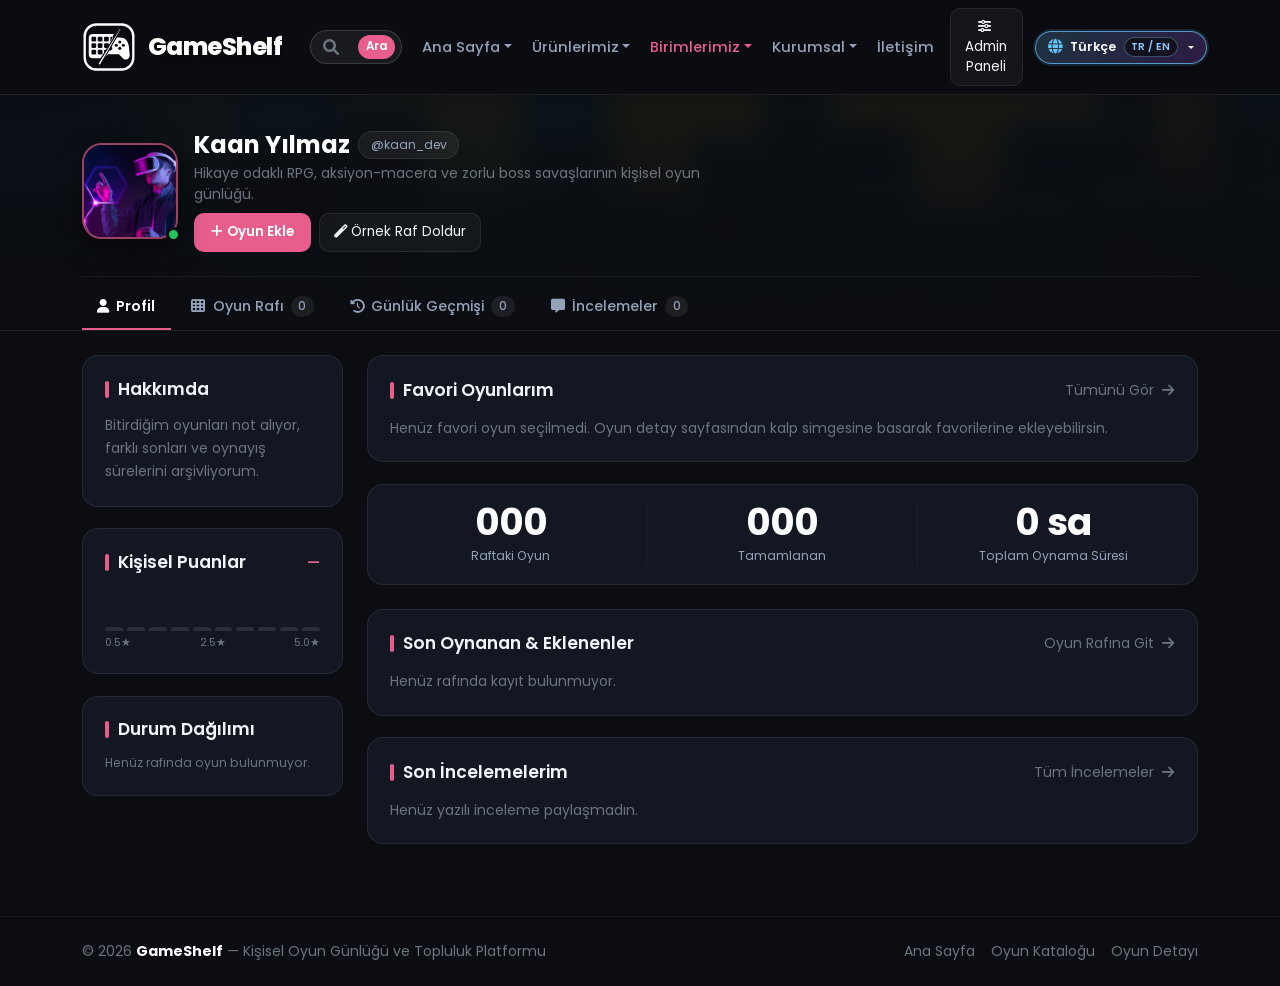
<file: profile.html>
<!DOCTYPE html>
<html lang="tr">
<head>
  <meta charset="UTF-8" />
  <meta name="viewport" content="width=device-width, initial-scale=1.0" />
  <meta name="description" content="GameShelf profilim: oyun rafım, oynama durumlarım, puanlarım ve incelemelerim." />
  <title>GameShelf — Profilim & Oyun Rafı</title>
  <link rel="preconnect" href="https://fonts.googleapis.com" />
  <link rel="preconnect" href="https://fonts.gstatic.com" crossorigin />
  <link href="https://fonts.googleapis.com/css2?family=Poppins:wght@300;400;500;600;700&display=swap" rel="stylesheet" />
  <link rel="stylesheet" href="vendor/bootstrap/css/bootstrap.min.css" />
  <link rel="stylesheet" href="assets/css/fontawesome.css" />
  <link rel="stylesheet" href="css/gameshelf.css" />
  <script>
    if (localStorage.getItem("gs_ui_lang") === "en") {
      document.documentElement.lang = "en";
    }
  </script>
  <script src="js/utils/i18n.js"></script>
  <link rel="icon" type="image/svg+xml" href="data:image/svg+xml,%3Csvg%20xmlns%3D%22http%3A//www.w3.org/2000/svg%22%20viewBox%3D%220%200%20120%20120%22%3E%3Cdefs%3E%3CclipPath%20id%3D%22fk%22%3E%3Cpolygon%20points%3D%220%2C0%2084%2C0%2036%2C120%200%2C120%22/%3E%3C/clipPath%3E%3CclipPath%20id%3D%22fg%22%3E%3Cpolygon%20points%3D%2284%2C0%20120%2C0%20120%2C120%2036%2C120%22/%3E%3C/clipPath%3E%3C/defs%3E%3Crect%20x%3D%226%22%20y%3D%2210%22%20width%3D%22108%22%20height%3D%22100%22%20rx%3D%2226%22%20fill%3D%22%230b0e16%22%20stroke%3D%22%23ffffff%22%20stroke-width%3D%225.5%22/%3E%3Cg%20clip-path%3D%22url%28%23fk%29%22%3E%3Crect%20x%3D%2215%22%20y%3D%2231%22%20width%3D%2268%22%20height%3D%2254%22%20rx%3D%229%22%20fill%3D%22%23ffffff%22/%3E%3Crect%20x%3D%2221%22%20y%3D%2237%22%20width%3D%2210.5%22%20height%3D%2210.5%22%20rx%3D%222.5%22%20fill%3D%22%230b0e16%22/%3E%3Crect%20x%3D%2235%22%20y%3D%2237%22%20width%3D%2210.5%22%20height%3D%2210.5%22%20rx%3D%222.5%22%20fill%3D%22%230b0e16%22/%3E%3Crect%20x%3D%2249%22%20y%3D%2237%22%20width%3D%2210.5%22%20height%3D%2210.5%22%20rx%3D%222.5%22%20fill%3D%22%230b0e16%22/%3E%3Crect%20x%3D%2263%22%20y%3D%2237%22%20width%3D%2210.5%22%20height%3D%2210.5%22%20rx%3D%222.5%22%20fill%3D%22%230b0e16%22/%3E%3Crect%20x%3D%2221%22%20y%3D%2251.5%22%20width%3D%2210.5%22%20height%3D%2210.5%22%20rx%3D%222.5%22%20fill%3D%22%230b0e16%22/%3E%3Crect%20x%3D%2235%22%20y%3D%2251.5%22%20width%3D%2210.5%22%20height%3D%2210.5%22%20rx%3D%222.5%22%20fill%3D%22%230b0e16%22/%3E%3Crect%20x%3D%2249%22%20y%3D%2251.5%22%20width%3D%2210.5%22%20height%3D%2210.5%22%20rx%3D%222.5%22%20fill%3D%22%230b0e16%22/%3E%3Crect%20x%3D%2263%22%20y%3D%2251.5%22%20width%3D%2210.5%22%20height%3D%2210.5%22%20rx%3D%222.5%22%20fill%3D%22%230b0e16%22/%3E%3Crect%20x%3D%2221%22%20y%3D%2266%22%20width%3D%2210.5%22%20height%3D%2210.5%22%20rx%3D%222.5%22%20fill%3D%22%230b0e16%22/%3E%3Crect%20x%3D%2235%22%20y%3D%2266%22%20width%3D%2210.5%22%20height%3D%2210.5%22%20rx%3D%222.5%22%20fill%3D%22%230b0e16%22/%3E%3Crect%20x%3D%2249%22%20y%3D%2266%22%20width%3D%2210.5%22%20height%3D%2210.5%22%20rx%3D%222.5%22%20fill%3D%22%230b0e16%22/%3E%3C/g%3E%3Cg%20clip-path%3D%22url%28%23fg%29%22%3E%3Cpath%20d%3D%22M52%2C39%20L84%2C39%20C96%2C39%20102%2C46%20104%2C58%20L106%2C77%20C107%2C86%2099%2C91%2092%2C86%20L82%2C76%20L58%2C76%20L46%2C88%20C39%2C93%2033%2C87%2035%2C77%20L41%2C53%20C43%2C44%2046%2C39%2052%2C39%20Z%22%20fill%3D%22%23ffffff%22/%3E%3Ccircle%20cx%3D%2262%22%20cy%3D%2263%22%20r%3D%225.2%22%20fill%3D%22%230b0e16%22/%3E%3Ccircle%20cx%3D%2284%22%20cy%3D%2249%22%20r%3D%223.4%22%20fill%3D%22%230b0e16%22/%3E%3Ccircle%20cx%3D%2292%22%20cy%3D%2256%22%20r%3D%223.4%22%20fill%3D%22%230b0e16%22/%3E%3Ccircle%20cx%3D%2284%22%20cy%3D%2263%22%20r%3D%223.4%22%20fill%3D%22%230b0e16%22/%3E%3Ccircle%20cx%3D%2276%22%20cy%3D%2256%22%20r%3D%223.4%22%20fill%3D%22%230b0e16%22/%3E%3C/g%3E%3Cpolygon%20points%3D%2284%2C18%2035%2C98%2040%2C101%2087%2C20%22%20fill%3D%22%23ffffff%22%20stroke%3D%22%230b0e16%22%20stroke-width%3D%222.6%22%20stroke-linejoin%3D%22round%22/%3E%3C/svg%3E" />
  <link rel="icon" type="image/png" sizes="32x32" href="assets/images/favicon-32.png" />
  <link rel="icon" type="image/png" href="assets/images/favicon.png" />
</head>
<body class="gs-body">

  <!-- Üst Navigasyon (details.html ile Birebir Uyumlu) -->
    <!-- Üst Navigasyon -->
  <nav class="navbar navbar-expand-lg gs-navbar">
    <div class="container">
      <a class="navbar-brand gs-brand-link text-white fw-bold" href="index.html">
        <div class="gs-static-logo" id="gsStaticLogo" aria-label="GameShelf Logo">
          <svg viewBox="0 0 120 120" class="gs-logo-svg" role="img" aria-hidden="true">
            <defs>
              <!-- Diyagonal çizginin sol üstü (Klavye bölgesi) -->
              <clipPath id="gsClipKeyboard">
                <polygon points="0,0 82,0 38,120 0,120" />
              </clipPath>
              <!-- Diyagonal çizginin sağ altı (Gamepad bölgesi) -->
              <clipPath id="gsClipGamepad">
                <polygon points="82,0 120,0 120,120 38,120" />
              </clipPath>
            </defs>

            <!-- Yuvarlatılmış Kalın Beyaz Dış Çerçeve -->
            <rect x="6" y="10" width="108" height="100" rx="26" fill="#090b10" stroke="#ffffff" stroke-width="5.2" />

            <!-- SOL BÖLGE: BEYAZ DOLGULU KLAVYE -->
            <g clip-path="url(#gsClipKeyboard)">
              <!-- Klavye Ana Gövdesi -->
              <rect x="15" y="31" width="68" height="54" rx="9" fill="#ffffff" />
              <!-- 3x4 Yuvarlatılmış Kare Tuş Oyukları (Siyah Kontrast) -->
              <!-- Satır 1 -->
              <rect x="21" y="37" width="10.5" height="10.5" rx="2.6" fill="#090b10" />
              <rect x="35" y="37" width="10.5" height="10.5" rx="2.6" fill="#090b10" />
              <rect x="49" y="37" width="10.5" height="10.5" rx="2.6" fill="#090b10" />
              <rect x="63" y="37" width="10.5" height="10.5" rx="2.6" fill="#090b10" />
              <!-- Satır 2 -->
              <rect x="21" y="51.5" width="10.5" height="10.5" rx="2.6" fill="#090b10" />
              <rect x="35" y="51.5" width="10.5" height="10.5" rx="2.6" fill="#090b10" />
              <rect x="49" y="51.5" width="10.5" height="10.5" rx="2.6" fill="#090b10" />
              <rect x="63" y="51.5" width="10.5" height="10.5" rx="2.6" fill="#090b10" />
              <!-- Satır 3 -->
              <rect x="21" y="66" width="10.5" height="10.5" rx="2.6" fill="#090b10" />
              <rect x="35" y="66" width="10.5" height="10.5" rx="2.6" fill="#090b10" />
              <rect x="49" y="66" width="10.5" height="10.5" rx="2.6" fill="#090b10" />
            </g>

            <!-- SAĞ BÖLGE: BEYAZ DOLGULU OYUN KOLU (GAMEPAD) -->
            <g clip-path="url(#gsClipGamepad)">
              <!-- Ergonomik Beyaz Gamepad Silüeti -->
              <path d="M52,39 L84,39 C96,39 102,46 104,58 L106,77 C107,86 99,91 92,86 L82,76 L58,76 L46,88 C39,93 33,87 35,77 L41,53 C43,44 46,39 52,39 Z"
                    fill="#ffffff" />
              <!-- Sol Analog / Kontrol Dairesi -->
              <circle cx="62" cy="63" r="5.2" fill="#090b10" />
              <!-- Sağ 4'lü Aksiyon Butonları (Elmas Dizilimi) -->
              <circle cx="84" cy="49" r="3.4" fill="#090b10" />
              <circle cx="92" cy="56" r="3.4" fill="#090b10" />
              <circle cx="84" cy="63" r="3.4" fill="#090b10" />
              <circle cx="76" cy="56" r="3.4" fill="#090b10" />
            </g>

            <!-- ORTA DİYAGONAL AYIRICI ÇİZGİ (Siyah dış konturlu, uçlara doğru incelen beyaz kesim çizgisi) -->
            <polygon points="84,18 35,98 40,101 87,20" fill="#ffffff" stroke="#090b10" stroke-width="2.6" stroke-linejoin="round" />
          </svg>
        </div>
        <span class="gs-brand-title">GameShelf</span>
      </a>
      <!-- GameShelf ile Home Arasında Kalıcı Global Oyun Arama Kutucuğu -->
      <div class="gs-nav-search-wrap" id="globalNavSearchWrap">
        <form id="globalNavSearchForm" class="gs-nav-search-bar" autocomplete="off">
          <i class="fa fa-search text-secondary" id="globalNavSearchIcon"></i>
          <input type="text"
                 id="globalNavSearchInput"
                 placeholder="Oyun, stüdyo veya tür yazmaya başla..."
                 aria-label="Oyun ara" />
          <button type="submit" class="btn btn-sm gs-btn-primary rounded-pill px-2 py-0" style="font-size:0.74rem; height:24px;">Ara</button>
        </form>
        <div class="gs-search-suggestions gs-nav-search-suggestions" id="globalNavSearchSuggestions" role="listbox"></div>
      </div>
      <button class="navbar-toggler border-secondary" type="button" data-bs-toggle="collapse" data-bs-target="#gsMainNav" aria-label="Menüyü Aç">
        <i class="fa fa-bars text-white"></i>
      </button>
      <div class="collapse navbar-collapse" id="gsMainNav">
        <ul class="navbar-nav ms-auto align-items-lg-center gap-lg-1">
          <li class="nav-item dropdown">
            <a class="nav-link dropdown-toggle " href="index.html">Ana Sayfa</a>
            <ul class="dropdown-menu">
              <li class="dropdown-header-label">Ana Sayfa Bölümleri</li>
              <li><a class="dropdown-item" href="index.html#lanePopular"><i class="fa fa-fire"></i> En Popüler Oyunlar</a></li>
              <li><a class="dropdown-item" href="index.html#laneNewReleases"><i class="fa fa-sparkles"></i> Yeni Oyunlar (Ön Plan)</a></li>
              <li><a class="dropdown-item" href="index.html#laneTopReviews"><i class="fa fa-thumbs-up"></i> En Çok Upvote Alan İncelemeler</a></li>
              <li><a class="dropdown-item" href="index.html#homeNewsGrid"><i class="fa fa-newspaper"></i> Duyurular &amp; Haberler</a></li>
            </ul>
          </li>

          <li class="nav-item dropdown">
            <a class="nav-link dropdown-toggle " href="browse.html">Ürünlerimiz</a>
            <ul class="dropdown-menu">
              <li class="dropdown-header-label">Oyun Kataloğu &amp; Sürümler</li>
              <li><a class="dropdown-item" href="browse.html"><i class="fa fa-compass"></i> Tüm Oyun Kataloğu</a></li>
              <li><a class="dropdown-item" href="browse.html?type=base"><i class="fa fa-gamepad"></i> Ana Oyunlar</a></li>
              <li><a class="dropdown-item" href="browse.html?type=dlc"><i class="fa fa-puzzle-piece"></i> DLC &amp; Genişleme Paketleri</a></li>
              <li><a class="dropdown-item" href="browse.html?type=edition"><i class="fa fa-box-open"></i> Özel Sürümler</a></li>
              <li><hr class="dropdown-divider border-secondary border-opacity-25 my-1" /></li>
              <li><a class="dropdown-item" href="details.html?id=1"><i class="fa fa-info-circle"></i> Oyun Detay Sayfası</a></li>
            </ul>
          </li>

          <li class="nav-item dropdown">
            <a class="nav-link dropdown-toggle active" href="profile.html">Birimlerimiz</a>
            <ul class="dropdown-menu">
              <li class="dropdown-header-label">Platform &amp; Topluluk Birimleri</li>
              <li><a class="dropdown-item" href="stats.html"><i class="fa fa-chart-bar"></i> Sayılarla GameShelf</a></li>
              <li><a class="dropdown-item" href="profile.html?tab=overview"><i class="fa fa-user"></i> Kişisel Günlük &amp; İstatistikler</a></li>
              <li><a class="dropdown-item" href="profile.html?tab=games"><i class="fa fa-th"></i> Oyun Rafı (Kapaklar)</a></li>
              <li><a class="dropdown-item" href="streams.html"><i class="fa fa-video"></i> Canlı Yayın &amp; Akış Birimi</a></li>
              <li><a class="dropdown-item" href="announcements.html"><i class="fa fa-bullhorn"></i> Duyuru &amp; Arşiv Birimi</a></li>
            </ul>
          </li>

          <li class="nav-item dropdown">
            <a class="nav-link dropdown-toggle " href="#" role="button" data-bs-toggle="dropdown" aria-expanded="false">Kurumsal</a>
            <ul class="dropdown-menu">
              <li class="dropdown-header-label">Kurumsal Sayfalar</li>
              <li><a class="dropdown-item" href="about.html"><i class="fa fa-building"></i> Hakkımızda</a></li>
              <li><a class="dropdown-item" href="mission-vision.html"><i class="fa fa-bullseye"></i> Misyon &amp; Vizyon</a></li>
              <li><a class="dropdown-item" href="announcements.html"><i class="fa fa-bullhorn"></i> Tüm Duyurular</a></li>
            </ul>
          </li>

          <li class="nav-item"><a class="nav-link " href="contact.html">İletişim</a></li>

          <li class="nav-item ms-lg-1">
            <a class="btn btn-sm gs-btn-outline " href="admin.html"><i class="fa fa-sliders me-1"></i> Admin Paneli</a>
          </li>

          <!-- EN SAĞ ÜST DİKKAT ÇEKİCİ DİL SEÇİMİ (KENDİ DİLİNDE: TÜRKÇE / ENGLISH) -->
          <li class="nav-item dropdown ms-lg-2 mt-2 mt-lg-0">
            <button type="button"
                    class="btn btn-sm dropdown-toggle gs-lang-switcher-btn"
                    id="gsLangDropdownBtn"
                    data-bs-toggle="dropdown"
                    aria-expanded="false"
                    aria-label="Language / Dil Seçimi"
                    title="Dil Seçimi / Language">
              <i class="fa fa-globe gs-lang-globe-icon" aria-hidden="true"></i>
              <span id="gsCurrentLangLabel">Türkçe</span>
              <span class="gs-lang-code-pill">TR / EN</span>
            </button>
            <ul class="dropdown-menu dropdown-menu-end gs-lang-dropdown-menu" aria-labelledby="gsLangDropdownBtn">
              <li class="dropdown-header-label px-2 py-1" style="font-size:0.68rem;">Dil / Language</li>
              <li>
                <button type="button" class="dropdown-item gs-lang-option active" data-set-lang="tr">
                  <span>🇹🇷 Türkçe</span>
                  <span class="badge bg-dark border border-secondary border-opacity-25 text-info">TR</span>
                </button>
              </li>
              <li>
                <button type="button" class="dropdown-item gs-lang-option" data-set-lang="en">
                  <span>🇬🇧 English</span>
                  <span class="badge bg-dark border border-secondary border-opacity-25 text-info">EN</span>
                </button>
              </li>
            </ul>
          </li>
        </ul>
      </div>
    </div>
  </nav>

  <!-- PROFİL ÜST ALANI & ALT SEKME BARı -->
  <header class="gs-profile-hero">
    <div class="gs-profile-hero-backdrop" id="profileHeroBackdrop"></div>
    <div class="container">
      <div class="row align-items-center g-3 gs-profile-top-row">
        <div class="col-auto">
          <div class="gs-profile-avatar-wrap">
            <img id="profileAvatarImg" src="assets/images/profile.jpg" alt="Profil Fotoğrafı" class="gs-profile-avatar" />
            <span class="gs-profile-online-dot" title="Çevrimiçi"></span>
          </div>
        </div>

        <div class="col">
          <div class="d-flex flex-wrap align-items-center gap-2 mb-1">
            <h1 class="h4 fw-bold text-white mb-0" id="profileDisplayName">Kaan Yılmaz</h1>
            <span class="gs-badge-neutral" id="profileHandleBadge">@kaan_dev</span>
          </div>
          <p class="text-secondary small mb-2" style="max-width: 560px;">
            Hikaye odaklı RPG, aksiyon-macera ve zorlu boss savaşlarının kişisel oyun günlüğü.
          </p>
          <div class="d-flex flex-wrap gap-2">
            <a href="browse.html" class="btn btn-sm gs-btn-primary">
              <i class="fa fa-plus me-1"></i>Oyun Ekle
            </a>
            <button type="button" class="btn btn-sm gs-btn-outline" id="seedDemoShelfBtn" title="Rafı örnek oyunlarla doldur">
              <i class="fa fa-magic me-1"></i>Örnek Raf Doldur
            </button>
          </div>
        </div>
      </div>

      <!-- Alt Sekmeler: Profil / Oyun Rafı (Games) / Günlük Geçmişi / İncelemeler -->
      <nav class="gs-profile-subnav" id="profileSubNav" aria-label="Profil Sekmeleri">
        <button type="button" class="gs-profile-nav-btn active" data-view="overview">
          <i class="fa fa-user"></i> Profil
        </button>
        <button type="button" class="gs-profile-nav-btn" data-view="games">
          <i class="fa fa-th"></i> Oyun Rafı <span class="gs-profile-nav-pill" id="navGamesCount">0</span>
        </button>
        <button type="button" class="gs-profile-nav-btn" data-view="journal">
          <i class="fa fa-history"></i> Günlük Geçmişi <span class="gs-profile-nav-pill" id="navJournalCount">0</span>
        </button>
        <button type="button" class="gs-profile-nav-btn" data-view="reviews">
          <i class="fa fa-comment-alt"></i> İncelemeler <span class="gs-profile-nav-pill" id="navReviewsCount">0</span>
        </button>
      </nav>
    </div>
  </header>

  <!-- ANA İÇERİK -->
  <main class="container py-4">

    <!-- ====================================================================
         1. SEKME: PROFİL ÖZETİ (OVERVIEW)
         ==================================================================== -->
    <section id="viewOverview">
      <div class="row g-4">
        <!-- Sol Kenar Sütunu: Hakkımda, Kişisel Puan Grafiği & Kütüphane Dağılımı -->
        <div class="col-lg-3">
          <div class="gs-card">
            <h2 class="gs-section-title">Hakkımda</h2>
            <p class="small text-secondary mb-0" style="line-height: 1.65;">
              Bitirdiğim oyunları not alıyor, farklı sonları ve oynayış sürelerini arşivliyorum.
            </p>
          </div>

          <div class="gs-card">
            <div class="d-flex justify-content-between align-items-center mb-1">
              <h2 class="gs-section-title mb-0">Kişisel Puanlar</h2>
              <span class="small fw-semibold" style="color: var(--gs-accent);" id="sidebarAvgRating">—</span>
            </div>
            <div class="gs-personal-rating-bars" id="personalRatingHistogram"></div>
            <div class="d-flex justify-content-between text-secondary mt-1" style="font-size: 0.68rem;">
              <span>0.5★</span>
              <span>2.5★</span>
              <span>5.0★</span>
            </div>
          </div>

          <div class="gs-card mb-0">
            <h2 class="gs-section-title">Durum Dağılımı</h2>
            <div id="statusDistributionBody" class="small text-secondary">
              Henüz rafında oyun yok.
            </div>
          </div>
        </div>

        <!-- Sağ Ana Sütun: Favori Vitrin, 3 Büyük Odak Sayaç, Son Oynananlar & Son İncelemeler -->
        <div class="col-lg-9">
          <!-- Favori Oyunlarım Vitrini (5'li Kapak Rafı) -->
          <div class="gs-card">
            <div class="d-flex justify-content-between align-items-center mb-3">
              <h2 class="gs-section-title mb-0">Favori Oyunlarım</h2>
              <button type="button" class="btn btn-sm btn-link text-secondary text-decoration-none p-0" data-jump-view="games" data-jump-filter="favorites">
                Tümünü Gör <i class="fa fa-arrow-right ms-1"></i>
              </button>
            </div>
            <div id="overviewFavoritesGrid" class="gs-fav-shelf-grid"></div>
          </div>

          <!-- 3 Büyük Odak İstatistik Sayacı -->
          <div class="gs-profile-metric-band">
            <div class="row text-center g-3">
              <div class="col-4 border-end border-secondary border-opacity-10">
                <div class="gs-metric-big-num" id="bigMetricShelfTotal">000</div>
                <div class="gs-metric-big-label">Raftaki Oyun</div>
              </div>
              <div class="col-4 border-end border-secondary border-opacity-10">
                <div class="gs-metric-big-num" id="bigMetricCompleted">000</div>
                <div class="gs-metric-big-label">Tamamlanan</div>
              </div>
              <div class="col-4">
                <div class="gs-metric-big-num" id="bigMetricHours">0 sa</div>
                <div class="gs-metric-big-label">Toplam Oynama Süresi</div>
              </div>
            </div>
          </div>

          <!-- Son Eklenen / Oynanan Oyunlar -->
          <div class="gs-card">
            <div class="d-flex justify-content-between align-items-center mb-3">
              <h2 class="gs-section-title mb-0">Son Oynanan & Eklenenler</h2>
              <button type="button" class="btn btn-sm btn-link text-secondary text-decoration-none p-0" data-jump-view="games" data-jump-filter="all">
                Oyun Rafına Git <i class="fa fa-arrow-right ms-1"></i>
              </button>
            </div>
            <div id="overviewRecentGrid" class="gs-recent-shelf-grid"></div>
          </div>

          <!-- Son İncelemelerim -->
          <div class="gs-card mb-0">
            <div class="d-flex justify-content-between align-items-center mb-3">
              <h2 class="gs-section-title mb-0">Son İncelemelerim</h2>
              <button type="button" class="btn btn-sm btn-link text-secondary text-decoration-none p-0" data-jump-view="reviews">
                Tüm İncelemeler <i class="fa fa-arrow-right ms-1"></i>
              </button>
            </div>
            <div id="overviewReviewsList" class="d-flex flex-column gap-3"></div>
          </div>
        </div>
      </div>
    </section>

    <!-- ====================================================================
         2. SEKME: OYUN RAFI (GAMES) — SADECE KAPAKLARDAN OLUŞAN SIRALI RAF
         ==================================================================== -->
    <section id="viewGames" style="display: none;">
      <div class="gs-card mb-0">
        <!-- Üst Bilgi & Koleksiyon İçi Arama -->
        <div class="d-flex flex-wrap justify-content-between align-items-center gap-2 mb-3">
          <div class="small text-secondary">
            <strong class="text-white" id="shelfVisibleCount">0</strong> oyun gösteriliyor
          </div>
          <div class="gs-shelf-search-box">
            <i class="fa fa-search"></i>
            <input type="text" id="shelfSearchInput" class="gs-input" placeholder="Raf içinde ara..." />
          </div>
        </div>

        <!-- Filtre Sekmeleri & Sıralama -->
        <div class="gs-shelf-toolbar">
          <div class="gs-shelf-tabs" id="shelfStatusTabs" role="tablist">
            <button type="button" class="gs-shelf-tab active" data-filter="all">
              Tümü <span class="gs-tab-count" id="cntAll">0</span>
            </button>
            <button type="button" class="gs-shelf-tab" data-filter="playing">
              Playing <span class="gs-tab-count" id="cntPlaying">0</span>
            </button>
            <button type="button" class="gs-shelf-tab" data-filter="completed">
              Completed <span class="gs-tab-count" id="cntCompleted">0</span>
            </button>
            <button type="button" class="gs-shelf-tab" data-filter="backlog">
              Backlog <span class="gs-tab-count" id="cntBacklog">0</span>
            </button>
            <button type="button" class="gs-shelf-tab" data-filter="dropped">
              Dropped <span class="gs-tab-count" id="cntDropped">0</span>
            </button>
            <button type="button" class="gs-shelf-tab" data-filter="favorites">
              <i class="fa fa-heart text-danger"></i> Favoriler <span class="gs-tab-count" id="cntFavorites">0</span>
            </button>
          </div>

          <div class="d-flex align-items-center gap-2">
            <span class="small text-secondary">Sırala:</span>
            <select id="shelfSortSelect" class="gs-select form-select-sm" style="width: auto; font-size: 0.8rem;">
              <option value="recent">Eklenme Sırası</option>
              <option value="rating">Senin Puanın</option>
              <option value="hours">Oynama Süresi</option>
              <option value="title">İsme Göre (A-Z)</option>
              <option value="year">Çıkış Yılı</option>
            </select>
          </div>
        </div>

        <!-- Sadece Kapakların Sıralandığı Saf Raf Izgarası -->
        <div id="coverOnlyShelfGrid" class="gs-cover-only-shelf"></div>
      </div>
    </section>

    <!-- ====================================================================
         3. SEKME: GÜNLÜK GEÇMİŞİ (JOURNAL / PLAYTHROUGHS)
         ==================================================================== -->
    <section id="viewJournal" style="display: none;">
      <div class="gs-card mb-0">
        <div class="d-flex justify-content-between align-items-center mb-3">
          <div>
            <h2 class="gs-section-title mb-0">Oynayış Geçmişi (Playthroughs)</h2>
            <div class="small text-secondary mt-1">Tüm oyunlara ait kayıtlı oturum ve bitiriş tarihlerin</div>
          </div>
        </div>
        <div id="journalHistoryList" class="d-flex flex-column gap-2"></div>
      </div>
    </section>

    <!-- ====================================================================
         4. SEKME: İNCELEMELERİM (REVIEWS)
         ==================================================================== -->
    <section id="viewReviews" style="display: none;">
      <div class="gs-card mb-0">
        <div class="d-flex justify-content-between align-items-center mb-3">
          <div>
            <h2 class="gs-section-title mb-0">Tüm İncelemelerim</h2>
            <div class="small text-secondary mt-1">Oyun detay sayfalarından paylaştığın yazılı değerlendirmeler</div>
          </div>
        </div>
        <div id="allReviewsList" class="d-flex flex-column gap-3"></div>
      </div>
    </section>
  </main>

  <!-- Hızlı Düzenleme Modalı (Kapak Üzerindeki Kalem İkonundan Açılır) -->
  <div class="gs-journal-backdrop" id="quickEditBackdrop"></div>
  <section class="gs-journal-overlay" id="quickEditOverlay" aria-hidden="true" style="max-width: 460px;">
    <div class="d-flex justify-content-between align-items-center mb-3 pb-2 border-bottom border-secondary border-opacity-25">
      <h2 class="gs-section-title mb-0" id="quickEditGameTitle">Günlük Kaydını Düzenle</h2>
      <button type="button" class="btn btn-sm gs-btn-outline" id="closeQuickEditBtn">
        <i class="fa fa-times"></i>
      </button>
    </div>
    <form id="quickEditForm" class="d-flex flex-column gap-3">
      <input type="hidden" id="quickEditGameId" />
      <div class="row g-2">
        <div class="col-7">
          <label class="form-label text-secondary small mb-1">Durum</label>
          <select id="quickEditStatus" class="gs-select">
            <option value="backlog">📚 Backlog / Want to Play</option>
            <option value="playing">🎮 Playing</option>
            <option value="completed">🏆 Completed</option>
            <option value="dropped">⛔ Dropped</option>
          </select>
        </div>
        <div class="col-5">
          <label class="form-label text-secondary small mb-1">Görünürlük</label>
          <select id="quickEditVisibility" class="gs-select">
            <option value="public">Herkese Açık</option>
            <option value="private">Gizli</option>
          </select>
        </div>
      </div>
      <div class="form-check form-switch">
        <input class="form-check-input" type="checkbox" id="quickEditFavorite" />
        <label class="form-check-label small text-light" for="quickEditFavorite">Favori oyunlarıma ekle</label>
      </div>
      <div>
        <label class="form-label text-secondary small mb-1">Kişisel Not</label>
        <textarea id="quickEditNotes" rows="3" class="gs-textarea" placeholder="Kısa notun..."></textarea>
      </div>
      <div class="d-flex justify-content-between align-items-center pt-1">
        <button type="button" id="quickDeleteEntryBtn" class="btn btn-sm gs-btn-outline text-danger">
          <i class="fa fa-trash me-1"></i>Raftan Kaldır
        </button>
        <div class="d-flex gap-2">
          <a id="quickGoDetailsLink" href="details.html?id=1" class="btn btn-sm gs-btn-outline">Detay Sayfası</a>
          <button type="submit" class="btn btn-sm gs-btn-primary">Kaydet</button>
        </div>
      </div>
    </form>
  </section>

  <!-- Alt Bilgi -->
  <footer class="border-top border-secondary border-opacity-10 py-4 mt-5">
    <div class="container d-flex flex-wrap justify-content-between align-items-center gap-2 small text-secondary">
      <div>© 2026 <strong class="text-white">GameShelf</strong> — Kişisel Oyun Günlüğü ve Topluluk Platformu</div>
      <div class="d-flex gap-3">
        <a href="index.html" class="text-secondary text-decoration-none">Ana Sayfa</a>
        <a href="browse.html" class="text-secondary text-decoration-none">Oyun Kataloğu</a>
        <a href="details.html?id=1" class="text-secondary text-decoration-none">Oyun Detayı</a>
      </div>
    </div>
  </footer>

  <script src="vendor/bootstrap/js/bootstrap.min.js"></script>
  <script src="js/services/gameShelfService.js"></script>
  <script src="js/utils/globalSearch.js"></script>
  <script>
    (async function initProfilePage() {
      const urlParams = new URLSearchParams(window.location.search);
      let activeView = ["overview", "games", "journal", "reviews"].includes(urlParams.get("tab"))
        ? urlParams.get("tab")
        : "overview";
      const validFilters = ["all", "playing", "completed", "backlog", "dropped", "favorites"];
      let currentFilter = validFilters.includes(urlParams.get("filter"))
        ? urlParams.get("filter")
        : "all";
      let currentSort = "recent";
      let searchQuery = "";
      let cachedProfile = null;

      const STATUS_META = {
        playing: { label: "Playing", badgeClass: "gs-status-playing", color: "#38bdf8" },
        completed: { label: "Completed", badgeClass: "gs-status-completed", color: "#34d399" },
        backlog: { label: "Backlog", badgeClass: "gs-status-backlog", color: "#a78bfa" },
        dropped: { label: "Dropped", badgeClass: "gs-status-dropped", color: "#f87171" }
      };

      function escapeHtml(str) {
        if (str === null || str === undefined) return "";
        return String(str)
          .replace(/&/g, "&amp;")
          .replace(/</g, "&lt;")
          .replace(/>/g, "&gt;")
          .replace(/"/g, "&quot;")
          .replace(/\'/g, "&#39;");
      }

      function renderStars(score) {
        if (score === null || score === undefined) return "";
        const full = Math.floor(score);
        const half = score - full >= 0.5 ? 1 : 0;
        const empty = 5 - full - half;
        let html = '<span class="gs-stars">';
        for (let i = 0; i < full; i++) html += '<i class="fas fa-star"></i>';
        if (half) html += '<i class="fas fa-star-half-alt"></i>';
        for (let i = 0; i < empty; i++) html += '<i class="far fa-star"></i>';
        html += "</span>";
        return html;
      }

      function pad3(num) {
        return String(num).padStart(3, "0");
      }

      function switchProfileView(viewName) {
        activeView = viewName;
        document.querySelectorAll("#profileSubNav .gs-profile-nav-btn").forEach((btn) => {
          btn.classList.toggle("active", btn.dataset.view === viewName);
        });
        document.getElementById("viewOverview").style.display = viewName === "overview" ? "" : "none";
        document.getElementById("viewGames").style.display = viewName === "games" ? "" : "none";
        document.getElementById("viewJournal").style.display = viewName === "journal" ? "" : "none";
        document.getElementById("viewReviews").style.display = viewName === "reviews" ? "" : "none";
      }

      function setShelfFilter(filterName) {
        currentFilter = filterName;
        document.querySelectorAll("#shelfStatusTabs .gs-shelf-tab").forEach((t) => {
          t.classList.toggle("active", t.dataset.filter === filterName);
        });
        if (cachedProfile) renderCoverOnlyShelf(cachedProfile.entries);
      }

      function getFilteredSortedEntries(entries) {
        let list = [...entries];
        if (currentFilter === "favorites") {
          list = list.filter((e) => e.favorite);
        } else if (currentFilter !== "all") {
          list = list.filter((e) => e.status === currentFilter);
        }

        if (searchQuery.trim()) {
          const q = searchQuery.trim().toLowerCase();
          list = list.filter((e) => e.game.title.toLowerCase().includes(q));
        }

        if (currentSort === "hours") {
          list.sort((a, b) => (b.totalHours || -1) - (a.totalHours || -1));
        } else if (currentSort === "rating") {
          list.sort((a, b) => (b.userScore || -1) - (a.userScore || -1));
        } else if (currentSort === "title") {
          list.sort((a, b) => a.game.title.localeCompare(b.game.title, "tr"));
        } else if (currentSort === "year") {
          list.sort((a, b) => (b.game.releaseYear || 0) - (a.game.releaseYear || 0));
        } else {
          list.sort((a, b) => b.id - a.id);
        }
        return list;
      }

      // 1. PURE COVER-ONLY SHELF (GAMES TAB)
      function renderCoverOnlyShelf(entries) {
        const grid = document.getElementById("coverOnlyShelfGrid");
        const filtered = getFilteredSortedEntries(entries);
        document.getElementById("shelfVisibleCount").textContent = filtered.length;

        if (filtered.length === 0) {
          const isTotallyEmpty = entries.length === 0;
          grid.style.display = "block";
          grid.innerHTML = `
            <div class="gs-empty-shelf text-center py-5 px-3">
              <div class="mb-2" style="font-size: 2rem; color: var(--gs-accent);"><i class="fa fa-layer-group"></i></div>
              <h3 class="h6 text-white mb-1">${isTotallyEmpty ? "Oyun rafın henüz boş" : "Eşleşen oyun bulunamadı"}</h3>
              <p class="small text-secondary mb-3">
                ${isTotallyEmpty
                  ? "Oyun detay sayfalarından koleksiyonuna oyun ekleyebilir veya üstteki 'Örnek Raf Doldur' butonunu kullanabilirsin."
                  : "Farklı bir sekme veya arama terimi deneyebilirsin."}
              </p>
              <a href="browse.html" class="btn btn-sm gs-btn-primary">Oyun Kataloğuna Git</a>
            </div>
          `;
          return;
        }

        grid.style.display = "grid";
        grid.innerHTML = filtered
          .map(
            (item) => `
            <div class="gs-shelf-poster-tile">
              <a href="details.html?id=${item.game.id}" class="gs-tile-link" title="${escapeHtml(item.game.title)}">
                <img src="${escapeHtml(item.game.coverImage)}" onerror="if(this.dataset.fb && this.src!==this.dataset.fb){this.src=this.dataset.fb;}" data-fb="${escapeHtml(item.game.fallbackCover || item.game.coverImage)}" alt="${escapeHtml(item.game.title)}" loading="lazy" />
              </a>
              <button type="button" class="gs-tile-quick-btn" data-quick-edit="${item.game.id}" title="Durumu Düzenle">
                <i class="fa fa-pen"></i>
              </button>
            </div>
          `
          )
          .join("");
      }

      // 2. OVERVIEW: FAVORITE 5-POSTER SHELF
      function renderOverviewFavorites(entries) {
        const grid = document.getElementById("overviewFavoritesGrid");
        const favs = entries.filter((e) => e.favorite).slice(0, 5);
        if (favs.length === 0) {
          grid.style.display = "block";
          grid.innerHTML = '<div class="small text-secondary">Henüz favori oyun seçilmedi. Oyun detay sayfasından kalp simgesine basarak favorilerine ekleyebilirsin.</div>';
          return;
        }
        grid.style.display = "grid";
        grid.innerHTML = favs
          .map(
            (item) => `
            <a href="details.html?id=${item.game.id}" class="gs-fav-poster-card" title="${escapeHtml(item.game.title)}">
              <img src="${escapeHtml(item.game.coverImage)}" onerror="if(this.dataset.fb && this.src!==this.dataset.fb){this.src=this.dataset.fb;}" data-fb="${escapeHtml(item.game.fallbackCover || item.game.coverImage)}" alt="${escapeHtml(item.game.title)}" />
            </a>
          `
          )
          .join("");
      }

      // 3. OVERVIEW: RECENTLY PLAYED / ADDED SHELF
      function renderOverviewRecent(entries) {
        const grid = document.getElementById("overviewRecentGrid");
        const recent = entries.slice(0, 5);
        if (recent.length === 0) {
          grid.style.display = "block";
          grid.innerHTML = '<div class="small text-secondary">Henüz rafında kayıt bulunmuyor.</div>';
          return;
        }
        grid.style.display = "grid";
        grid.innerHTML = recent
          .map((item) => {
            const leftInfo =
              item.totalHours !== null
                ? `${item.totalHours} sa`
                : item.game.releaseYear || "";
            const rightStars =
              item.userScore !== null
                ? renderStars(item.userScore)
                : `<span class="opacity-50">${(STATUS_META[item.status] || STATUS_META.backlog).label}</span>`;
            return `
              <a href="details.html?id=${item.game.id}" class="gs-recent-poster-item" title="${escapeHtml(item.game.title)}">
                <div class="gs-recent-poster-frame">
                  <img src="${escapeHtml(item.game.coverImage)}" onerror="if(this.dataset.fb && this.src!==this.dataset.fb){this.src=this.dataset.fb;}" data-fb="${escapeHtml(item.game.fallbackCover || item.game.coverImage)}" alt="${escapeHtml(item.game.title)}" />
                </div>
                <div class="gs-recent-poster-foot">
                  <span>${escapeHtml(String(leftInfo))}</span>
                  <span>${rightStars}</span>
                </div>
              </a>
            `;
          })
          .join("");
      }

      // 4. SIDEBAR: PERSONAL RATING HISTOGRAM (0.5 to 5.0)
      function renderPersonalHistogram(ratedGames, avgUserRating) {
        const box = document.getElementById("personalRatingHistogram");
        document.getElementById("sidebarAvgRating").textContent =
          avgUserRating !== null ? `${avgUserRating} ★` : "—";

        const steps = [0.5, 1, 1.5, 2, 2.5, 3, 3.5, 4, 4.5, 5];
        const counts = steps.map((s) => ratedGames.filter((r) => Number(r.score) === s).length);
        const maxCount = Math.max(...counts, 1);

        box.innerHTML = steps
          .map((step, idx) => {
            const c = counts[idx];
            const pct = c > 0 ? Math.max(18, Math.round((c / maxCount) * 100)) : 8;
            return `
              <div class="gs-personal-rating-col" title="${step} ★ (${c} oyun)">
                <div class="gs-personal-rating-bar ${c > 0 ? "has-val" : ""}" style="height: ${pct}%;"></div>
              </div>
            `;
          })
          .join("");
      }

      // 5. SIDEBAR: STATUS DISTRIBUTION
      function renderDistribution(statusCounts) {
        const box = document.getElementById("statusDistributionBody");
        const total = statusCounts.all;
        if (total === 0) {
          box.innerHTML = '<div class="small text-secondary">Henüz rafında oyun bulunmuyor.</div>';
          return;
        }

        const rows = [
          { label: "Playing", count: statusCounts.playing, color: "#38bdf8" },
          { label: "Completed", count: statusCounts.completed, color: "#34d399" },
          { label: "Backlog", count: statusCounts.backlog, color: "#a78bfa" },
          { label: "Dropped", count: statusCounts.dropped, color: "#f87171" }
        ];

        const barHtml = rows
          .filter((r) => r.count > 0)
          .map((r) => `<div style="width:${((r.count / total) * 100).toFixed(1)}%; background:${r.color}; height:100%;"></div>`)
          .join("");

        const legendHtml = rows
          .map(
            (r) => `
            <div class="d-flex justify-content-between align-items-center py-1">
              <span class="d-flex align-items-center gap-2">
                <span style="width:8px; height:8px; border-radius:50%; background:${r.color}; display:inline-block;"></span>
                <span class="text-light">${r.label}</span>
              </span>
              <span class="text-secondary">${r.count}</span>
            </div>
          `
          )
          .join("");

        box.innerHTML = `
          <div class="d-flex rounded-pill overflow-hidden mb-2" style="height: 8px; background: rgba(255,255,255,0.06);">
            ${barHtml}
          </div>
          ${legendHtml}
        `;
      }

      // 6. REVIEWS RENDERER (USED IN OVERVIEW & REVIEWS TAB)
      function buildReviewCardsHtml(reviews) {
        if (reviews.length === 0) {
          return '<div class="small text-secondary">Henüz yazılı inceleme paylaşmadın.</div>';
        }
        return reviews
          .map((rev) => {
            const gameTitle = rev.game ? rev.game.title : "Oyun";
            const gameLink = rev.game ? `details.html?id=${rev.game.id}` : "#";
            const gameCover = rev.game ? rev.game.coverImage : "assets/images/logo.png";
            return `
              <article class="gs-review-card">
                <div class="d-flex justify-content-between align-items-start gap-2 mb-2">
                  <div class="d-flex align-items-center gap-3">
                    <a href="${gameLink}">
                      <img src="${gameCover}" alt="${escapeHtml(gameTitle)}" style="width:46px; height:62px; object-fit:cover; border-radius:8px;" />
                    </a>
                    <div>
                      <a href="${gameLink}" class="fw-semibold text-white text-decoration-none" style="font-size:0.95rem;">${escapeHtml(gameTitle)}</a>
                      <div class="d-flex flex-wrap align-items-center gap-2 mt-1">
                        ${rev.rating !== null ? renderStars(rev.rating) : ""}
                        <span class="text-secondary" style="font-size:0.74rem;">${escapeHtml(rev.createdAt)}</span>
                      </div>
                    </div>
                  </div>
                  <button type="button" class="btn btn-sm gs-btn-outline text-danger py-1 px-2" data-del-review="${rev.id}" title="İncelemeyi Sil">
                    <i class="fa fa-trash"></i>
                  </button>
                </div>
                ${rev.title ? `<h3 class="h6 fw-semibold text-white mb-1">${escapeHtml(rev.title)}</h3>` : ""}
                ${rev.content ? `<p class="small text-light mb-0" style="line-height:1.6;">${escapeHtml(rev.content)}</p>` : ""}
              </article>
            `;
          })
          .join("");
      }

      // 7. JOURNAL HISTORY (PLAYTHROUGHS TAB)
      function renderJournalHistory(entries) {
        const list = document.getElementById("journalHistoryList");
        const allPts = [];
        entries.forEach((entry) => {
          entry.playthroughs.forEach((pt) => {
            allPts.push({ ...pt, game: entry.game, status: entry.status });
          });
        });
        allPts.sort((a, b) => b.id - a.id);
        document.getElementById("navJournalCount").textContent = allPts.length;

        if (allPts.length === 0) {
          list.innerHTML = '<div class="small text-secondary">Henüz kayıtlı oynayış oturumu (playthrough) bulunmuyor.</div>';
          return;
        }

        list.innerHTML = allPts
          .map((pt) => {
            const st = STATUS_META[pt.status] || STATUS_META.playing;
            const dateRange =
              pt.startedAt && pt.completedAt
                ? `${pt.startedAt} → ${pt.completedAt}`
                : pt.completedAt
                ? `Bitiş: ${pt.completedAt}`
                : pt.startedAt
                ? `Başlangıç: ${pt.startedAt}`
                : "Tarih belirtilmedi";
            return `
              <div class="d-flex align-items-center justify-content-between gap-3 p-2 rounded-3" style="background: var(--gs-surface-elevated); border: 1px solid var(--gs-border);">
                <div class="d-flex align-items-center gap-3 min-w-0">
                  <a href="details.html?id=${pt.game.id}">
                    <img src="${escapeHtml(pt.game.coverImage)}" onerror="if(this.dataset.fb && this.src!==this.dataset.fb){this.src=this.dataset.fb;}" data-fb="${escapeHtml(pt.game.fallbackCover || pt.game.coverImage)}" alt="${escapeHtml(pt.game.title)}" style="width:40px; height:54px; object-fit:cover; border-radius:7px;" />
                  </a>
                  <div class="min-w-0">
                    <a href="details.html?id=${pt.game.id}" class="fw-semibold text-white text-decoration-none d-block text-truncate" style="font-size:0.9rem;">${escapeHtml(pt.game.title)}</a>
                    <div class="small text-secondary">${escapeHtml(dateRange)}${pt.notes ? ` • ${escapeHtml(pt.notes)}` : ""}</div>
                  </div>
                </div>
                <div class="d-flex align-items-center gap-2 flex-shrink-0">
                  ${pt.playtime !== null ? `<span class="gs-badge-neutral">${pt.playtime} sa</span>` : ""}
                  <span class="gs-status-pill ${st.badgeClass}">${st.label}</span>
                </div>
              </div>
            `;
          })
          .join("");
      }

      async function refreshProfile() {
        cachedProfile = await GameShelfService.getUserProfileData();
        const { user, entries, reviews, ratedGames, statusCounts, totalHoursAll, avgUserRating } = cachedProfile;

        document.getElementById("profileDisplayName").textContent = user.displayName;
        document.getElementById("profileHandleBadge").textContent = `@${escapeHtml(user.username)}`;
        document.getElementById("profileAvatarImg").src = user.avatar;

        const heroEntry = entries.find((e) => e.favorite) || entries[0];
        if (heroEntry && heroEntry.game.heroImage) {
          document.getElementById("profileHeroBackdrop").style.backgroundImage = `url('${String(heroEntry.game.heroImage).replace(/'/g, '%27')}')`;
        }

        // Big Focus Metrics
        document.getElementById("bigMetricShelfTotal").textContent = pad3(statusCounts.all);
        document.getElementById("bigMetricCompleted").textContent = pad3(statusCounts.completed);
        document.getElementById("bigMetricHours").textContent = `${totalHoursAll} sa`;

        // Nav & Filter Tab Counts
        document.getElementById("navGamesCount").textContent = statusCounts.all;
        document.getElementById("navReviewsCount").textContent = reviews.length;
        document.getElementById("cntAll").textContent = statusCounts.all;
        document.getElementById("cntPlaying").textContent = statusCounts.playing;
        document.getElementById("cntCompleted").textContent = statusCounts.completed;
        document.getElementById("cntBacklog").textContent = statusCounts.backlog;
        document.getElementById("cntDropped").textContent = statusCounts.dropped;
        document.getElementById("cntFavorites").textContent = statusCounts.favorites;

        // Render all sections
        renderOverviewFavorites(entries);
        renderOverviewRecent(entries);
        renderPersonalHistogram(ratedGames, avgUserRating);
        renderDistribution(statusCounts);
        renderCoverOnlyShelf(entries);
        renderJournalHistory(entries);

        document.getElementById("overviewReviewsList").innerHTML = buildReviewCardsHtml(reviews.slice(0, 3));
        document.getElementById("allReviewsList").innerHTML = buildReviewCardsHtml(reviews);
      }

      // Sub-navigation events
      document.getElementById("profileSubNav").addEventListener("click", (e) => {
        const btn = e.target.closest("[data-view]");
        if (!btn) return;
        switchProfileView(btn.dataset.view);
      });

      document.querySelectorAll("[data-jump-view]").forEach((btn) => {
        btn.addEventListener("click", () => {
          switchProfileView(btn.dataset.jumpView);
          if (btn.dataset.jumpFilter) {
            setShelfFilter(btn.dataset.jumpFilter);
          }
        });
      });

      // Shelf filter, sort & search
      document.getElementById("shelfStatusTabs").addEventListener("click", (e) => {
        const tab = e.target.closest("[data-filter]");
        if (!tab) return;
        setShelfFilter(tab.dataset.filter);
      });

      document.getElementById("shelfSortSelect").addEventListener("change", (e) => {
        currentSort = e.target.value;
        if (cachedProfile) renderCoverOnlyShelf(cachedProfile.entries);
      });

      document.getElementById("shelfSearchInput").addEventListener("input", (e) => {
        searchQuery = e.target.value;
        if (cachedProfile) renderCoverOnlyShelf(cachedProfile.entries);
      });

      // Quick Edit Modal
      const quickBackdrop = document.getElementById("quickEditBackdrop");
      const quickOverlay = document.getElementById("quickEditOverlay");

      function openQuickEdit(gameId) {
        if (!cachedProfile) return;
        const entry = cachedProfile.entries.find((e) => e.game.id === Number(gameId));
        if (!entry) return;

        document.getElementById("quickEditGameId").value = entry.game.id;
        document.getElementById("quickEditGameTitle").textContent = entry.game.title;
        document.getElementById("quickEditStatus").value = entry.status;
        document.getElementById("quickEditVisibility").value = entry.visibility || "public";
        document.getElementById("quickEditFavorite").checked = Boolean(entry.favorite);
        document.getElementById("quickEditNotes").value = entry.notes || "";
        document.getElementById("quickGoDetailsLink").href = `details.html?id=${entry.game.id}`;

        quickBackdrop.classList.add("active");
        quickOverlay.classList.add("active");
        quickOverlay.setAttribute("aria-hidden", "false");
      }

      function closeQuickEdit() {
        quickBackdrop.classList.remove("active");
        quickOverlay.classList.remove("active");
        quickOverlay.setAttribute("aria-hidden", "true");
      }

      document.getElementById("closeQuickEditBtn").addEventListener("click", closeQuickEdit);
      quickBackdrop.addEventListener("click", closeQuickEdit);

      document.getElementById("coverOnlyShelfGrid").addEventListener("click", (e) => {
        const btn = e.target.closest("[data-quick-edit]");
        if (!btn) return;
        e.preventDefault();
        openQuickEdit(btn.dataset.quickEdit);
      });

      document.getElementById("quickEditForm").addEventListener("submit", async (e) => {
        e.preventDefault();
        const gameId = Number(document.getElementById("quickEditGameId").value);
        await GameShelfService.saveCollectionEntry(gameId, {
          status: document.getElementById("quickEditStatus").value,
          visibility: document.getElementById("quickEditVisibility").value,
          favorite: document.getElementById("quickEditFavorite").checked,
          notes: document.getElementById("quickEditNotes").value
        });
        closeQuickEdit();
        await refreshProfile();
      });

      document.getElementById("quickDeleteEntryBtn").addEventListener("click", async () => {
        const gameId = Number(document.getElementById("quickEditGameId").value);
        await GameShelfService.removeCollectionEntry(gameId);
        closeQuickEdit();
        await refreshProfile();
      });

      // Review deletion handler
      document.addEventListener("click", async (e) => {
        const delBtn = e.target.closest("[data-del-review]");
        if (!delBtn) return;
        await GameShelfService.deleteUserReview(delBtn.dataset.delReview);
        await refreshProfile();
      });

      // Sample Demo Shelf Seeder (populates shelf with rich examples across games)
      document.getElementById("seedDemoShelfBtn").addEventListener("click", async () => {
        const samples = [
          { id: 1, status: "completed", fav: true, rating: 5, hours: 84, start: "2026-09-10", end: "2026-10-14", note: "2.0 güncellemesi sonrası Netrunner build ile bitirildi." },
          { id: 11, status: "completed", fav: true, rating: 4.5, hours: 65, start: "2026-08-01", end: "2026-08-29", note: "Sword Saint Isshin dövüşü efsaneydi." },
          { id: 3, status: "completed", fav: true, rating: 5, hours: 112, start: "2026-05-12", end: "2026-07-04", note: "Tüm ana bosslar tamamlandı." },
          { id: 2, status: "playing", fav: true, rating: 4.5, hours: 18.5, start: "2026-11-05", end: null, note: "Saga Anderson bölümlerinde ilerliyorum." },
          { id: 4, status: "completed", fav: true, rating: 4.5, hours: 32, start: "2026-10-16", end: "2026-10-28", note: "Dogtown atmosferi muazzam." },
          { id: 10, status: "playing", fav: false, rating: 4.5, hours: 24, start: "2026-11-10", end: null, note: "Shadow of the Erdtree keşfi devam ediyor." },
          { id: 7, status: "backlog", fav: false, rating: null, hours: null, start: null, end: null, note: "Alan Wake 2 ana hikaye sonrası oynanacak." },
          { id: 8, status: "backlog", fav: false, rating: null, hours: null, start: null, end: null, note: "Lake House genişleme paketi." }
        ];

        for (const s of samples) {
          await GameShelfService.saveCollectionEntry(s.id, {
            status: s.status,
            favorite: s.fav,
            visibility: "public",
            notes: s.note
          });
          const existing = await GameShelfService.getCollectionEntry(s.id);
          if (existing && existing.playthroughs.length === 0 && s.hours !== null) {
            await GameShelfService.addPlaythrough(s.id, {
              startedAt: s.start,
              completedAt: s.end,
              playtime: s.hours,
              notes: s.note
            });
          }
          if (s.rating !== null) {
            await GameShelfService.setUserRating(s.id, s.rating);
          }
        }

        await refreshProfile();
      });

      // Üst menüdeki Koleksiyonum alt öğelerine aynı sayfadayken tıklanırsa anında sekmeyi değiştir
      document.querySelectorAll('#gsMainNav a[href^="profile.html"]').forEach((link) => {
        link.addEventListener("click", (e) => {
          const targetUrl = new URL(link.href, window.location.href);
          const nextTab = targetUrl.searchParams.get("tab") || "overview";
          const nextFilter = targetUrl.searchParams.get("filter") || "all";
          if (["overview", "games", "journal", "reviews"].includes(nextTab)) {
            e.preventDefault();
            switchProfileView(nextTab);
            if (nextTab === "games" && validFilters.includes(nextFilter)) {
              setShelfFilter(nextFilter);
            }
            window.history.replaceState({}, "", targetUrl.pathname + targetUrl.search);
          }
        });
      });

      switchProfileView(activeView);
      if (currentFilter !== "all") {
        setShelfFilter(currentFilter);
      }
      await refreshProfile();
    })();
  </script>
</body>
</html>
</file>
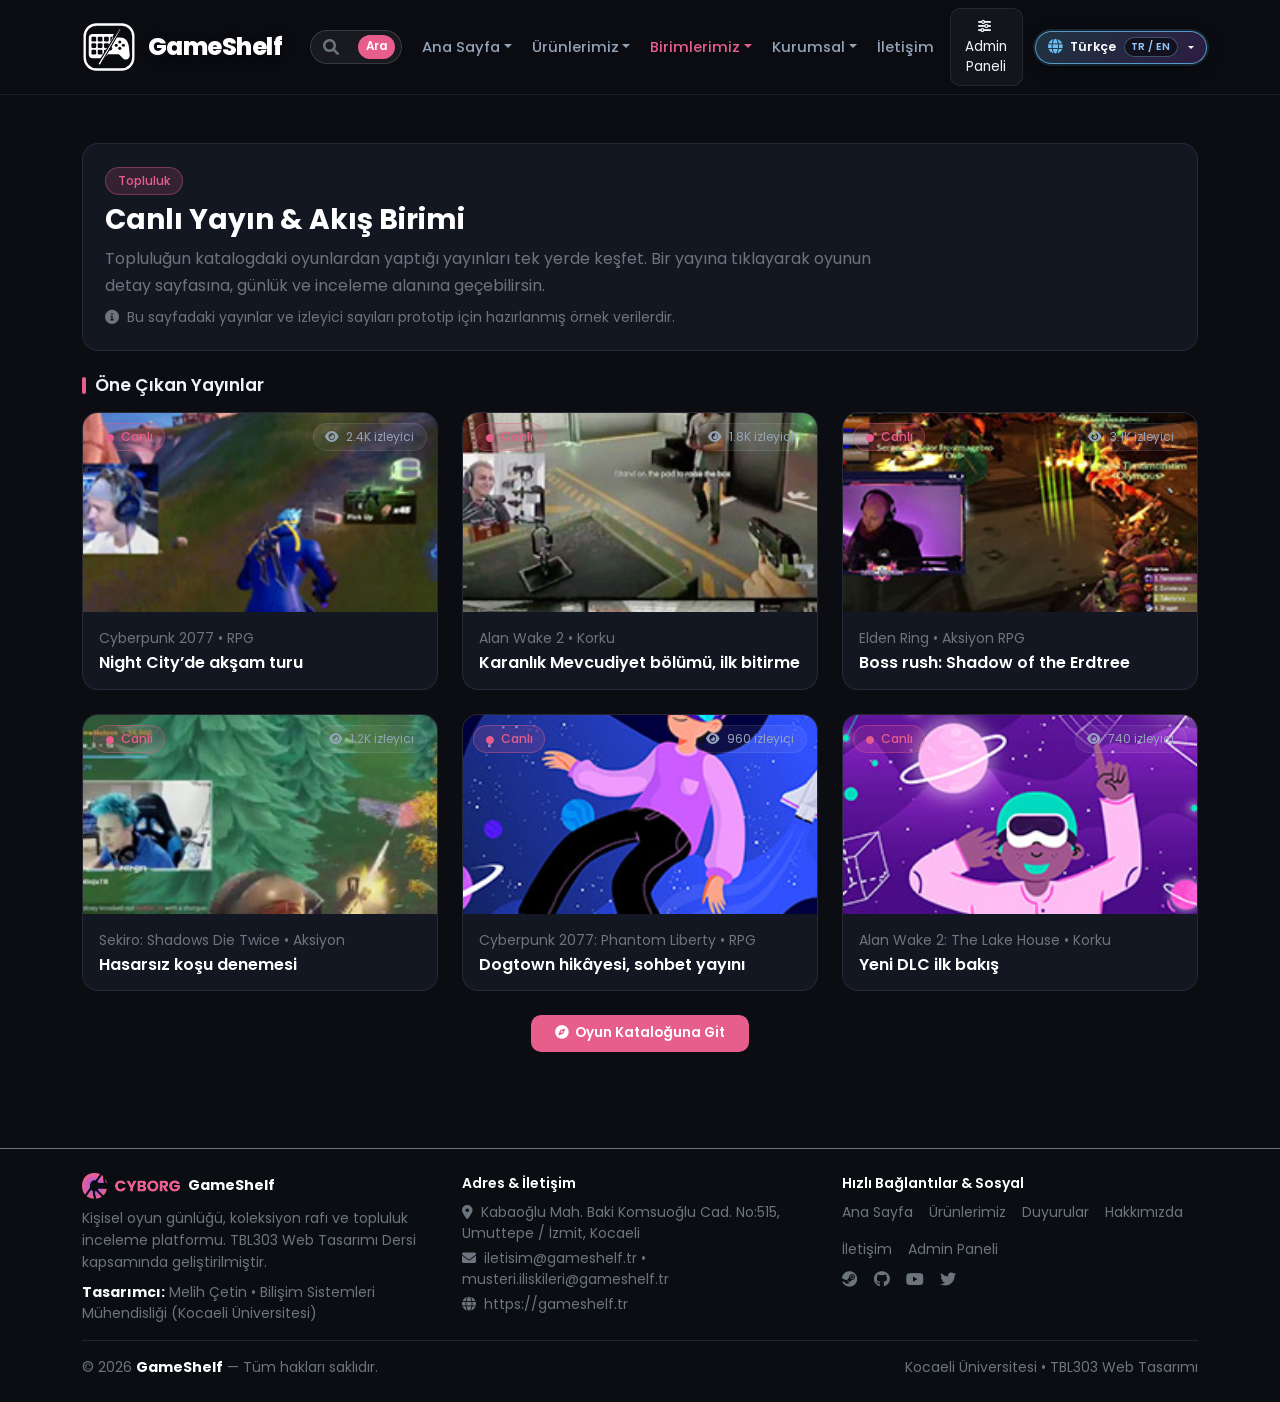
<file: streams.html>
<!DOCTYPE html>
<html lang="tr">
<head>
  <meta charset="UTF-8" />
  <meta name="viewport" content="width=device-width, initial-scale=1.0" />
  <link rel="preconnect" href="https://fonts.googleapis.com" />
  <link rel="preconnect" href="https://fonts.gstatic.com" crossorigin />
  <link href="https://fonts.googleapis.com/css2?family=Poppins:wght@300;400;500;600;700&display=swap" rel="stylesheet" />
  <link rel="stylesheet" href="vendor/bootstrap/css/bootstrap.min.css" />
  <link rel="stylesheet" href="assets/css/fontawesome.css" />
  <link rel="stylesheet" href="css/gameshelf.css" />
  <meta name="description" content="GameShelf canlı yayın ve akış birimi: topluluğun oynadığı oyunlardan öne çıkan örnek yayınlar." />
  <title>Canlı Yayın & Akış Birimi — GameShelf</title>
  <script>
    if (localStorage.getItem("gs_ui_lang") === "en") {
      document.documentElement.lang = "en";
    }
  </script>
  <script src="js/utils/i18n.js"></script>
  <link rel="icon" type="image/svg+xml" href="data:image/svg+xml,%3Csvg%20xmlns%3D%22http%3A//www.w3.org/2000/svg%22%20viewBox%3D%220%200%20120%20120%22%3E%3Cdefs%3E%3CclipPath%20id%3D%22fk%22%3E%3Cpolygon%20points%3D%220%2C0%2084%2C0%2036%2C120%200%2C120%22/%3E%3C/clipPath%3E%3CclipPath%20id%3D%22fg%22%3E%3Cpolygon%20points%3D%2284%2C0%20120%2C0%20120%2C120%2036%2C120%22/%3E%3C/clipPath%3E%3C/defs%3E%3Crect%20x%3D%226%22%20y%3D%2210%22%20width%3D%22108%22%20height%3D%22100%22%20rx%3D%2226%22%20fill%3D%22%230b0e16%22%20stroke%3D%22%23ffffff%22%20stroke-width%3D%225.5%22/%3E%3Cg%20clip-path%3D%22url%28%23fk%29%22%3E%3Crect%20x%3D%2215%22%20y%3D%2231%22%20width%3D%2268%22%20height%3D%2254%22%20rx%3D%229%22%20fill%3D%22%23ffffff%22/%3E%3Crect%20x%3D%2221%22%20y%3D%2237%22%20width%3D%2210.5%22%20height%3D%2210.5%22%20rx%3D%222.5%22%20fill%3D%22%230b0e16%22/%3E%3Crect%20x%3D%2235%22%20y%3D%2237%22%20width%3D%2210.5%22%20height%3D%2210.5%22%20rx%3D%222.5%22%20fill%3D%22%230b0e16%22/%3E%3Crect%20x%3D%2249%22%20y%3D%2237%22%20width%3D%2210.5%22%20height%3D%2210.5%22%20rx%3D%222.5%22%20fill%3D%22%230b0e16%22/%3E%3Crect%20x%3D%2263%22%20y%3D%2237%22%20width%3D%2210.5%22%20height%3D%2210.5%22%20rx%3D%222.5%22%20fill%3D%22%230b0e16%22/%3E%3Crect%20x%3D%2221%22%20y%3D%2251.5%22%20width%3D%2210.5%22%20height%3D%2210.5%22%20rx%3D%222.5%22%20fill%3D%22%230b0e16%22/%3E%3Crect%20x%3D%2235%22%20y%3D%2251.5%22%20width%3D%2210.5%22%20height%3D%2210.5%22%20rx%3D%222.5%22%20fill%3D%22%230b0e16%22/%3E%3Crect%20x%3D%2249%22%20y%3D%2251.5%22%20width%3D%2210.5%22%20height%3D%2210.5%22%20rx%3D%222.5%22%20fill%3D%22%230b0e16%22/%3E%3Crect%20x%3D%2263%22%20y%3D%2251.5%22%20width%3D%2210.5%22%20height%3D%2210.5%22%20rx%3D%222.5%22%20fill%3D%22%230b0e16%22/%3E%3Crect%20x%3D%2221%22%20y%3D%2266%22%20width%3D%2210.5%22%20height%3D%2210.5%22%20rx%3D%222.5%22%20fill%3D%22%230b0e16%22/%3E%3Crect%20x%3D%2235%22%20y%3D%2266%22%20width%3D%2210.5%22%20height%3D%2210.5%22%20rx%3D%222.5%22%20fill%3D%22%230b0e16%22/%3E%3Crect%20x%3D%2249%22%20y%3D%2266%22%20width%3D%2210.5%22%20height%3D%2210.5%22%20rx%3D%222.5%22%20fill%3D%22%230b0e16%22/%3E%3C/g%3E%3Cg%20clip-path%3D%22url%28%23fg%29%22%3E%3Cpath%20d%3D%22M52%2C39%20L84%2C39%20C96%2C39%20102%2C46%20104%2C58%20L106%2C77%20C107%2C86%2099%2C91%2092%2C86%20L82%2C76%20L58%2C76%20L46%2C88%20C39%2C93%2033%2C87%2035%2C77%20L41%2C53%20C43%2C44%2046%2C39%2052%2C39%20Z%22%20fill%3D%22%23ffffff%22/%3E%3Ccircle%20cx%3D%2262%22%20cy%3D%2263%22%20r%3D%225.2%22%20fill%3D%22%230b0e16%22/%3E%3Ccircle%20cx%3D%2284%22%20cy%3D%2249%22%20r%3D%223.4%22%20fill%3D%22%230b0e16%22/%3E%3Ccircle%20cx%3D%2292%22%20cy%3D%2256%22%20r%3D%223.4%22%20fill%3D%22%230b0e16%22/%3E%3Ccircle%20cx%3D%2284%22%20cy%3D%2263%22%20r%3D%223.4%22%20fill%3D%22%230b0e16%22/%3E%3Ccircle%20cx%3D%2276%22%20cy%3D%2256%22%20r%3D%223.4%22%20fill%3D%22%230b0e16%22/%3E%3C/g%3E%3Cpolygon%20points%3D%2284%2C18%2035%2C98%2040%2C101%2087%2C20%22%20fill%3D%22%23ffffff%22%20stroke%3D%22%230b0e16%22%20stroke-width%3D%222.6%22%20stroke-linejoin%3D%22round%22/%3E%3C/svg%3E" />
  <link rel="icon" type="image/png" sizes="32x32" href="assets/images/favicon-32.png" />
  <link rel="icon" type="image/png" href="assets/images/favicon.png" />
</head>
<body class="gs-body">
    <!-- Üst Navigasyon -->
  <nav class="navbar navbar-expand-lg gs-navbar">
    <div class="container">
      <a class="navbar-brand gs-brand-link text-white fw-bold" href="index.html">
        <div class="gs-static-logo" id="gsStaticLogo" aria-label="GameShelf Logo">
          <svg viewBox="0 0 120 120" class="gs-logo-svg" role="img" aria-hidden="true">
            <defs>
              <!-- Diyagonal çizginin sol üstü (Klavye bölgesi) -->
              <clipPath id="gsClipKeyboard">
                <polygon points="0,0 82,0 38,120 0,120" />
              </clipPath>
              <!-- Diyagonal çizginin sağ altı (Gamepad bölgesi) -->
              <clipPath id="gsClipGamepad">
                <polygon points="82,0 120,0 120,120 38,120" />
              </clipPath>
            </defs>

            <!-- Yuvarlatılmış Kalın Beyaz Dış Çerçeve -->
            <rect x="6" y="10" width="108" height="100" rx="26" fill="#090b10" stroke="#ffffff" stroke-width="5.2" />

            <!-- SOL BÖLGE: BEYAZ DOLGULU KLAVYE -->
            <g clip-path="url(#gsClipKeyboard)">
              <!-- Klavye Ana Gövdesi -->
              <rect x="15" y="31" width="68" height="54" rx="9" fill="#ffffff" />
              <!-- 3x4 Yuvarlatılmış Kare Tuş Oyukları (Siyah Kontrast) -->
              <!-- Satır 1 -->
              <rect x="21" y="37" width="10.5" height="10.5" rx="2.6" fill="#090b10" />
              <rect x="35" y="37" width="10.5" height="10.5" rx="2.6" fill="#090b10" />
              <rect x="49" y="37" width="10.5" height="10.5" rx="2.6" fill="#090b10" />
              <rect x="63" y="37" width="10.5" height="10.5" rx="2.6" fill="#090b10" />
              <!-- Satır 2 -->
              <rect x="21" y="51.5" width="10.5" height="10.5" rx="2.6" fill="#090b10" />
              <rect x="35" y="51.5" width="10.5" height="10.5" rx="2.6" fill="#090b10" />
              <rect x="49" y="51.5" width="10.5" height="10.5" rx="2.6" fill="#090b10" />
              <rect x="63" y="51.5" width="10.5" height="10.5" rx="2.6" fill="#090b10" />
              <!-- Satır 3 -->
              <rect x="21" y="66" width="10.5" height="10.5" rx="2.6" fill="#090b10" />
              <rect x="35" y="66" width="10.5" height="10.5" rx="2.6" fill="#090b10" />
              <rect x="49" y="66" width="10.5" height="10.5" rx="2.6" fill="#090b10" />
            </g>

            <!-- SAĞ BÖLGE: BEYAZ DOLGULU OYUN KOLU (GAMEPAD) -->
            <g clip-path="url(#gsClipGamepad)">
              <!-- Ergonomik Beyaz Gamepad Silüeti -->
              <path d="M52,39 L84,39 C96,39 102,46 104,58 L106,77 C107,86 99,91 92,86 L82,76 L58,76 L46,88 C39,93 33,87 35,77 L41,53 C43,44 46,39 52,39 Z"
                    fill="#ffffff" />
              <!-- Sol Analog / Kontrol Dairesi -->
              <circle cx="62" cy="63" r="5.2" fill="#090b10" />
              <!-- Sağ 4'lü Aksiyon Butonları (Elmas Dizilimi) -->
              <circle cx="84" cy="49" r="3.4" fill="#090b10" />
              <circle cx="92" cy="56" r="3.4" fill="#090b10" />
              <circle cx="84" cy="63" r="3.4" fill="#090b10" />
              <circle cx="76" cy="56" r="3.4" fill="#090b10" />
            </g>

            <!-- ORTA DİYAGONAL AYIRICI ÇİZGİ (Siyah dış konturlu, uçlara doğru incelen beyaz kesim çizgisi) -->
            <polygon points="84,18 35,98 40,101 87,20" fill="#ffffff" stroke="#090b10" stroke-width="2.6" stroke-linejoin="round" />
          </svg>
        </div>
        <span class="gs-brand-title">GameShelf</span>
      </a>
      <!-- GameShelf ile Home Arasında Kalıcı Global Oyun Arama Kutucuğu -->
      <div class="gs-nav-search-wrap" id="globalNavSearchWrap">
        <form id="globalNavSearchForm" class="gs-nav-search-bar" autocomplete="off">
          <i class="fa fa-search text-secondary" id="globalNavSearchIcon"></i>
          <input type="text"
                 id="globalNavSearchInput"
                 placeholder="Oyun, stüdyo veya tür yazmaya başla..."
                 aria-label="Oyun ara" />
          <button type="submit" class="btn btn-sm gs-btn-primary rounded-pill px-2 py-0" style="font-size:0.74rem; height:24px;">Ara</button>
        </form>
        <div class="gs-search-suggestions gs-nav-search-suggestions" id="globalNavSearchSuggestions" role="listbox"></div>
      </div>
      <button class="navbar-toggler border-secondary" type="button" data-bs-toggle="collapse" data-bs-target="#gsMainNav" aria-label="Menüyü Aç">
        <i class="fa fa-bars text-white"></i>
      </button>
      <div class="collapse navbar-collapse" id="gsMainNav">
        <ul class="navbar-nav ms-auto align-items-lg-center gap-lg-1">
          <li class="nav-item dropdown">
            <a class="nav-link dropdown-toggle " href="index.html">Ana Sayfa</a>
            <ul class="dropdown-menu">
              <li class="dropdown-header-label">Ana Sayfa Bölümleri</li>
              <li><a class="dropdown-item" href="index.html#lanePopular"><i class="fa fa-fire"></i> En Popüler Oyunlar</a></li>
              <li><a class="dropdown-item" href="index.html#laneNewReleases"><i class="fa fa-sparkles"></i> Yeni Oyunlar (Ön Plan)</a></li>
              <li><a class="dropdown-item" href="index.html#laneTopReviews"><i class="fa fa-thumbs-up"></i> En Çok Upvote Alan İncelemeler</a></li>
              <li><a class="dropdown-item" href="index.html#homeNewsGrid"><i class="fa fa-newspaper"></i> Duyurular &amp; Haberler</a></li>
            </ul>
          </li>

          <li class="nav-item dropdown">
            <a class="nav-link dropdown-toggle " href="browse.html">Ürünlerimiz</a>
            <ul class="dropdown-menu">
              <li class="dropdown-header-label">Oyun Kataloğu &amp; Sürümler</li>
              <li><a class="dropdown-item" href="browse.html"><i class="fa fa-compass"></i> Tüm Oyun Kataloğu</a></li>
              <li><a class="dropdown-item" href="browse.html?type=base"><i class="fa fa-gamepad"></i> Ana Oyunlar</a></li>
              <li><a class="dropdown-item" href="browse.html?type=dlc"><i class="fa fa-puzzle-piece"></i> DLC &amp; Genişleme Paketleri</a></li>
              <li><a class="dropdown-item" href="browse.html?type=edition"><i class="fa fa-box-open"></i> Özel Sürümler</a></li>
              <li><hr class="dropdown-divider border-secondary border-opacity-25 my-1" /></li>
              <li><a class="dropdown-item" href="details.html?id=1"><i class="fa fa-info-circle"></i> Oyun Detay Sayfası</a></li>
            </ul>
          </li>

          <li class="nav-item dropdown">
            <a class="nav-link dropdown-toggle active" href="profile.html">Birimlerimiz</a>
            <ul class="dropdown-menu">
              <li class="dropdown-header-label">Platform &amp; Topluluk Birimleri</li>
              <li><a class="dropdown-item" href="stats.html"><i class="fa fa-chart-bar"></i> Sayılarla GameShelf</a></li>
              <li><a class="dropdown-item" href="profile.html?tab=overview"><i class="fa fa-user"></i> Kişisel Günlük &amp; İstatistikler</a></li>
              <li><a class="dropdown-item" href="profile.html?tab=games"><i class="fa fa-th"></i> Oyun Rafı (Kapaklar)</a></li>
              <li><a class="dropdown-item active" href="streams.html"><i class="fa fa-video"></i> Canlı Yayın &amp; Akış Birimi</a></li>
              <li><a class="dropdown-item" href="announcements.html"><i class="fa fa-bullhorn"></i> Duyuru &amp; Arşiv Birimi</a></li>
            </ul>
          </li>

          <li class="nav-item dropdown">
            <a class="nav-link dropdown-toggle " href="#" role="button" data-bs-toggle="dropdown" aria-expanded="false">Kurumsal</a>
            <ul class="dropdown-menu">
              <li class="dropdown-header-label">Kurumsal Sayfalar</li>
              <li><a class="dropdown-item" href="about.html"><i class="fa fa-building"></i> Hakkımızda</a></li>
              <li><a class="dropdown-item" href="mission-vision.html"><i class="fa fa-bullseye"></i> Misyon &amp; Vizyon</a></li>
              <li><a class="dropdown-item" href="announcements.html"><i class="fa fa-bullhorn"></i> Tüm Duyurular</a></li>
            </ul>
          </li>

          <li class="nav-item"><a class="nav-link " href="contact.html">İletişim</a></li>

          <li class="nav-item ms-lg-1">
            <a class="btn btn-sm gs-btn-outline " href="admin.html"><i class="fa fa-sliders me-1"></i> Admin Paneli</a>
          </li>

          <!-- EN SAĞ ÜST DİKKAT ÇEKİCİ DİL SEÇİMİ (KENDİ DİLİNDE: TÜRKÇE / ENGLISH) -->
          <li class="nav-item dropdown ms-lg-2 mt-2 mt-lg-0">
            <button type="button"
                    class="btn btn-sm dropdown-toggle gs-lang-switcher-btn"
                    id="gsLangDropdownBtn"
                    data-bs-toggle="dropdown"
                    aria-expanded="false"
                    aria-label="Language / Dil Seçimi"
                    title="Dil Seçimi / Language">
              <i class="fa fa-globe gs-lang-globe-icon" aria-hidden="true"></i>
              <span id="gsCurrentLangLabel">Türkçe</span>
              <span class="gs-lang-code-pill">TR / EN</span>
            </button>
            <ul class="dropdown-menu dropdown-menu-end gs-lang-dropdown-menu" aria-labelledby="gsLangDropdownBtn">
              <li class="dropdown-header-label px-2 py-1" style="font-size:0.68rem;">Dil / Language</li>
              <li>
                <button type="button" class="dropdown-item gs-lang-option active" data-set-lang="tr">
                  <span>🇹🇷 Türkçe</span>
                  <span class="badge bg-dark border border-secondary border-opacity-25 text-info">TR</span>
                </button>
              </li>
              <li>
                <button type="button" class="dropdown-item gs-lang-option" data-set-lang="en">
                  <span>🇬🇧 English</span>
                  <span class="badge bg-dark border border-secondary border-opacity-25 text-info">EN</span>
                </button>
              </li>
            </ul>
          </li>
        </ul>
      </div>
    </div>
  </nav>


  <main class="container py-5">
    <section class="gs-card mb-4">
      <span class="gs-badge-accent mb-2 d-inline-block">Topluluk</span>
      <h1 class="h3 fw-bold text-white mb-2">Canlı Yayın &amp; Akış Birimi</h1>
      <p class="text-secondary mb-2" style="max-width: 780px; line-height: 1.7;">
        Topluluğun katalogdaki oyunlardan yaptığı yayınları tek yerde keşfet. Bir yayına tıklayarak oyunun detay sayfasına, günlük ve inceleme alanına geçebilirsin.
      </p>
      <p class="small text-secondary mb-0"><i class="fa fa-circle-info me-1"></i> Bu sayfadaki yayınlar ve izleyici sayıları prototip için hazırlanmış örnek verilerdir.</p>
    </section>

    <h2 class="gs-section-title mb-3">Öne Çıkan Yayınlar</h2>
    <div class="row g-4 mb-4">
      <div class="col-sm-6 col-lg-4">
        <a href="details.html?id=1" class="gs-card h-100 mb-0 d-block text-decoration-none p-0 overflow-hidden">
          <div class="position-relative">
            <img src="assets/images/stream-01.jpg" alt="Cyberpunk 2077" class="w-100" style="aspect-ratio:16/9; object-fit:cover;" loading="lazy" />
            <span class="gs-badge-accent position-absolute" style="top:10px; left:10px;"><i class="fa fa-circle me-1" style="font-size:0.5rem;"></i> <span>Canlı</span></span>
            <span class="gs-badge-neutral position-absolute" style="top:10px; right:10px;"><i class="fa fa-eye me-1"></i> <span>2.4K</span> <span>izleyici</span></span>
          </div>
          <div class="p-3">
            <div class="small text-secondary mb-1"><span>Cyberpunk 2077</span> • <span>RPG</span></div>
            <h3 class="h6 fw-semibold text-white mb-0">Night City’de akşam turu</h3>
          </div>
        </a>
      </div>
      <div class="col-sm-6 col-lg-4">
        <a href="details.html?id=2" class="gs-card h-100 mb-0 d-block text-decoration-none p-0 overflow-hidden">
          <div class="position-relative">
            <img src="assets/images/stream-02.jpg" alt="Alan Wake 2" class="w-100" style="aspect-ratio:16/9; object-fit:cover;" loading="lazy" />
            <span class="gs-badge-accent position-absolute" style="top:10px; left:10px;"><i class="fa fa-circle me-1" style="font-size:0.5rem;"></i> <span>Canlı</span></span>
            <span class="gs-badge-neutral position-absolute" style="top:10px; right:10px;"><i class="fa fa-eye me-1"></i> <span>1.8K</span> <span>izleyici</span></span>
          </div>
          <div class="p-3">
            <div class="small text-secondary mb-1"><span>Alan Wake 2</span> • <span>Korku</span></div>
            <h3 class="h6 fw-semibold text-white mb-0">Karanlık Mevcudiyet bölümü, ilk bitirme</h3>
          </div>
        </a>
      </div>
      <div class="col-sm-6 col-lg-4">
        <a href="details.html?id=9" class="gs-card h-100 mb-0 d-block text-decoration-none p-0 overflow-hidden">
          <div class="position-relative">
            <img src="assets/images/stream-03.jpg" alt="Elden Ring" class="w-100" style="aspect-ratio:16/9; object-fit:cover;" loading="lazy" />
            <span class="gs-badge-accent position-absolute" style="top:10px; left:10px;"><i class="fa fa-circle me-1" style="font-size:0.5rem;"></i> <span>Canlı</span></span>
            <span class="gs-badge-neutral position-absolute" style="top:10px; right:10px;"><i class="fa fa-eye me-1"></i> <span>3.1K</span> <span>izleyici</span></span>
          </div>
          <div class="p-3">
            <div class="small text-secondary mb-1"><span>Elden Ring</span> • <span>Aksiyon RPG</span></div>
            <h3 class="h6 fw-semibold text-white mb-0">Boss rush: Shadow of the Erdtree</h3>
          </div>
        </a>
      </div>
      <div class="col-sm-6 col-lg-4">
        <a href="details.html?id=11" class="gs-card h-100 mb-0 d-block text-decoration-none p-0 overflow-hidden">
          <div class="position-relative">
            <img src="assets/images/stream-04.jpg" alt="Sekiro: Shadows Die Twice" class="w-100" style="aspect-ratio:16/9; object-fit:cover;" loading="lazy" />
            <span class="gs-badge-accent position-absolute" style="top:10px; left:10px;"><i class="fa fa-circle me-1" style="font-size:0.5rem;"></i> <span>Canlı</span></span>
            <span class="gs-badge-neutral position-absolute" style="top:10px; right:10px;"><i class="fa fa-eye me-1"></i> <span>1.2K</span> <span>izleyici</span></span>
          </div>
          <div class="p-3">
            <div class="small text-secondary mb-1"><span>Sekiro: Shadows Die Twice</span> • <span>Aksiyon</span></div>
            <h3 class="h6 fw-semibold text-white mb-0">Hasarsız koşu denemesi</h3>
          </div>
        </a>
      </div>
      <div class="col-sm-6 col-lg-4">
        <a href="details.html?id=4" class="gs-card h-100 mb-0 d-block text-decoration-none p-0 overflow-hidden">
          <div class="position-relative">
            <img src="assets/images/stream-05.jpg" alt="Cyberpunk 2077: Phantom Liberty" class="w-100" style="aspect-ratio:16/9; object-fit:cover;" loading="lazy" />
            <span class="gs-badge-accent position-absolute" style="top:10px; left:10px;"><i class="fa fa-circle me-1" style="font-size:0.5rem;"></i> <span>Canlı</span></span>
            <span class="gs-badge-neutral position-absolute" style="top:10px; right:10px;"><i class="fa fa-eye me-1"></i> <span>960</span> <span>izleyici</span></span>
          </div>
          <div class="p-3">
            <div class="small text-secondary mb-1"><span>Cyberpunk 2077: Phantom Liberty</span> • <span>RPG</span></div>
            <h3 class="h6 fw-semibold text-white mb-0">Dogtown hikâyesi, sohbet yayını</h3>
          </div>
        </a>
      </div>
      <div class="col-sm-6 col-lg-4">
        <a href="details.html?id=7" class="gs-card h-100 mb-0 d-block text-decoration-none p-0 overflow-hidden">
          <div class="position-relative">
            <img src="assets/images/stream-06.jpg" alt="Alan Wake 2: The Lake House" class="w-100" style="aspect-ratio:16/9; object-fit:cover;" loading="lazy" />
            <span class="gs-badge-accent position-absolute" style="top:10px; left:10px;"><i class="fa fa-circle me-1" style="font-size:0.5rem;"></i> <span>Canlı</span></span>
            <span class="gs-badge-neutral position-absolute" style="top:10px; right:10px;"><i class="fa fa-eye me-1"></i> <span>740</span> <span>izleyici</span></span>
          </div>
          <div class="p-3">
            <div class="small text-secondary mb-1"><span>Alan Wake 2: The Lake House</span> • <span>Korku</span></div>
            <h3 class="h6 fw-semibold text-white mb-0">Yeni DLC ilk bakış</h3>
          </div>
        </a>
      </div>
    </div>

    <div class="text-center">
      <a href="browse.html" class="btn gs-btn-primary px-4"><i class="fa fa-compass me-1"></i> Oyun Kataloğuna Git</a>
    </div>
  </main>

  <!-- Tutarlı Kurumsal Alt Bilgi (Footer) -->
  <footer class="border-top border-secondary border-opacity-15 py-4 mt-5" style="background: rgba(11, 13, 18, 0.72);">
    <div class="container">
      <div class="row g-4 small">
        <div class="col-lg-4">
          <div class="d-flex align-items-center gap-2 text-white fw-bold mb-2">
            <img src="assets/images/logo.png" alt="GameShelf" style="height: 26px;" />
            <span>GameShelf</span>
          </div>
          <p class="text-secondary mb-2" style="line-height: 1.6;">
            Kişisel oyun günlüğü, koleksiyon rafı ve topluluk inceleme platformu. TBL303 Web Tasarımı Dersi kapsamında geliştirilmiştir.
          </p>
          <div class="text-secondary">
            <strong class="text-light">Tasarımcı:</strong> Melih Çetin • Bilişim Sistemleri Mühendisliği (Kocaeli Üniversitesi)
          </div>
        </div>
        <div class="col-lg-4">
          <div class="fw-semibold text-white mb-2">Adres &amp; İletişim</div>
          <div class="text-secondary mb-1"><i class="fa fa-map-marker-alt me-2 text-secondary"></i>Kabaoğlu Mah. Baki Komsuoğlu Cad. No:515, Umuttepe / İzmit, Kocaeli</div>
          <div class="text-secondary mb-1"><i class="fa fa-envelope me-2 text-secondary"></i>iletisim@gameshelf.tr • musteri.iliskileri@gameshelf.tr</div>
          <div class="text-secondary"><i class="fa fa-globe me-2 text-secondary"></i>https://gameshelf.tr</div>
        </div>
        <div class="col-lg-4">
          <div class="fw-semibold text-white mb-2">Hızlı Bağlantılar &amp; Sosyal</div>
          <div class="d-flex flex-wrap gap-3 mb-2">
            <a href="index.html" class="text-secondary text-decoration-none">Ana Sayfa</a>
            <a href="browse.html" class="text-secondary text-decoration-none">Ürünlerimiz</a>
            <a href="announcements.html" class="text-secondary text-decoration-none">Duyurular</a>
            <a href="about.html" class="text-secondary text-decoration-none">Hakkımızda</a>
            <a href="contact.html" class="text-secondary text-decoration-none">İletişim</a>
            <a href="admin.html" class="text-secondary text-decoration-none">Admin Paneli</a>
          </div>
          <div class="d-flex gap-3 fs-6">
            <a href="https://store.steampowered.com" target="_blank" rel="noopener" class="text-secondary" title="Steam"><i class="fab fa-steam"></i></a>
            <a href="https://github.com" target="_blank" rel="noopener" class="text-secondary" title="GitHub"><i class="fab fa-github"></i></a>
            <a href="https://youtube.com" target="_blank" rel="noopener" class="text-secondary" title="YouTube"><i class="fab fa-youtube"></i></a>
            <a href="https://x.com" target="_blank" rel="noopener" class="text-secondary" title="X / Twitter"><i class="fab fa-twitter"></i></a>
          </div>
        </div>
      </div>
      <hr class="border-secondary border-opacity-15 my-3" />
      <div class="d-flex flex-wrap justify-content-between align-items-center gap-2 small text-secondary">
        <div>© 2026 <strong class="text-white">GameShelf</strong> — Tüm hakları saklıdır.</div>
        <div>Kocaeli Üniversitesi • TBL303 Web Tasarımı</div>
      </div>
    </div>
  </footer>

  <script src="vendor/bootstrap/js/bootstrap.min.js"></script>
  <script src="js/services/gameShelfService.js"></script>
  <script src="js/utils/globalSearch.js"></script>
</body>
</html>
</file>
<file: css/gameshelf.css>
:root {
  /* Sabit GameShelf Koyu Arayüz Kimliği */
  --gs-bg: #0b0d12;
  --gs-surface: #131722;
  --gs-surface-elevated: #1a202e;
  --gs-border: rgba(255, 255, 255, 0.08);
  --gs-text: #f1f5f9;
  --gs-text-muted: #94a3b8;

  /* Oyuna Özel Dinamik Renk Paleti (JS ile kapaktan güncellenir) */
  --gs-accent: #e75e8d;
  --gs-accent-rgb: 231, 94, 141;
  --gs-accent-contrast: #ffffff;
  --gs-secondary: #6c8eeb;
  --gs-secondary-rgb: 108, 142, 235;
}

* {
  box-sizing: border-box;
}

body.gs-body {
  background-color: var(--gs-bg);
  color: var(--gs-text);
  font-family: 'Poppins', -apple-system, BlinkMacSystemFont, sans-serif;
  margin: 0;
  overflow-x: hidden;
}

/* Navigasyon ve Çok Seviyeli Menü (Ders Gereksinimi 9.2) */
.gs-navbar {
  background: rgba(11, 13, 18, 0.88);
  backdrop-filter: blur(14px);
  border-bottom: 1px solid var(--gs-border);
  position: sticky;
  top: 0;
  z-index: 1030;
}

.gs-navbar .nav-link {
  color: var(--gs-text-muted) !important;
  font-weight: 500;
  font-size: 0.92rem;
  transition: color 0.2s ease;
}

.gs-navbar .nav-link:hover,
.gs-navbar .nav-link.active {
  color: var(--gs-accent) !important;
}

.gs-navbar .nav-item.dropdown {
  position: relative;
}

.gs-navbar .dropdown-menu {
  background: rgba(19, 23, 34, 0.97);
  backdrop-filter: blur(16px);
  border: 1px solid rgba(255, 255, 255, 0.1);
  border-radius: 14px;
  padding: 0.5rem;
  min-width: 245px;
  margin-top: 0.35rem;
  box-shadow: 0 18px 40px rgba(0, 0, 0, 0.65);
}

/* Hover köprüsü: üst sekmeden menüye geçerken menünün kapanmasını önler */
.gs-navbar .dropdown-menu::before {
  content: "";
  position: absolute;
  top: -12px;
  left: 0;
  right: 0;
  height: 12px;
}

@media (min-width: 992px) {
  .gs-navbar .nav-item.dropdown > .dropdown-menu {
    display: block;
    opacity: 0;
    visibility: hidden;
    transform: translateY(8px);
    pointer-events: none;
    transition: opacity 0.18s ease, transform 0.2s cubic-bezier(0.22, 1, 0.36, 1), visibility 0.18s ease;
  }

  .gs-navbar .nav-item.dropdown:hover > .dropdown-menu,
  .gs-navbar .nav-item.dropdown:focus-within > .dropdown-menu,
  .gs-navbar .nav-item.dropdown > .dropdown-menu.show {
    opacity: 1;
    visibility: visible;
    transform: translateY(0);
    pointer-events: auto;
  }

  .gs-navbar .nav-item.dropdown:hover > .nav-link {
    color: var(--gs-accent) !important;
  }
}

.gs-navbar .dropdown-header-label {
  font-size: 0.68rem;
  font-weight: 600;
  text-transform: uppercase;
  letter-spacing: 0.06em;
  color: var(--gs-text-muted);
  padding: 0.25rem 0.75rem 0.35rem;
  border-bottom: 1px solid rgba(255, 255, 255, 0.06);
  margin-bottom: 0.3rem;
}

.gs-navbar .dropdown-item {
  color: var(--gs-text);
  border-radius: 9px;
  font-size: 0.85rem;
  padding: 0.48rem 0.78rem;
  display: flex;
  align-items: center;
  gap: 0.6rem;
  transition: background 0.16s ease, color 0.16s ease, transform 0.16s ease;
}

.gs-navbar .dropdown-item i {
  width: 16px;
  text-align: center;
  color: var(--gs-text-muted);
  font-size: 0.8rem;
  transition: color 0.16s ease;
}

.gs-navbar .dropdown-item:hover,
.gs-navbar .dropdown-item:focus,
.gs-navbar .dropdown-item.active {
  background: rgba(var(--gs-accent-rgb), 0.16);
  color: var(--gs-accent);
}

.gs-navbar .dropdown-item:hover i,
.gs-navbar .dropdown-item.active i {
  color: var(--gs-accent);
}

/* Oyun Test Seçici Barı (Prototip Kolaylığı) */
.gs-game-switcher {
  background: var(--gs-surface);
  border-bottom: 1px solid var(--gs-border);
  padding: 0.55rem 0;
  font-size: 0.82rem;
}

.gs-switch-pill {
  background: var(--gs-surface-elevated);
  color: var(--gs-text-muted);
  border: 1px solid var(--gs-border);
  border-radius: 999px;
  padding: 0.25rem 0.85rem;
  cursor: pointer;
  transition: all 0.2s ease;
}

.gs-switch-pill.active,
.gs-switch-pill:hover {
  background: rgba(var(--gs-accent-rgb), 0.18);
  border-color: var(--gs-accent);
  color: var(--gs-accent);
}

/* HERO, WINDOWS SLIDESHOW & STORE LINKLI POSTER */
.gs-hero {
  position: relative;
  min-height: 390px;
  display: flex;
  align-items: flex-end;
  overflow: visible;
  border-bottom: 1px solid rgba(var(--gs-accent-rgb), 0.35);
  padding-top: 2.35rem;
  padding-bottom: 2.1rem;
  transition: min-height 0.55s cubic-bezier(0.22, 1, 0.36, 1),
              padding-top 0.55s cubic-bezier(0.22, 1, 0.36, 1),
              padding-bottom 0.55s cubic-bezier(0.22, 1, 0.36, 1);
  z-index: 10;
}

/* Mouse 1 saniye boyunca hero üzerinde tutulursa yukarı-aşağı genişler */
.gs-hero.is-expanded-hover {
  min-height: 555px;
  padding-top: 3.35rem;
  padding-bottom: 2.9rem;
}

.gs-hero-bg-clip {
  position: absolute;
  inset: 0;
  overflow: hidden;
  z-index: 1;
}

.gs-hero-bg {
  position: absolute;
  inset: -45px 0;
  will-change: transform;
  transform: translate3d(0, 0, 0);
  z-index: 1;
}

/* Windows Slayt Gösterisi: Normalde sabit, geçiş anında position X ile kayar */
.gs-hero-slide {
  position: absolute;
  inset: 0;
  background-size: cover;
  background-position: center 28%;
  background-repeat: no-repeat;
  filter: brightness(0.45) saturate(1.1);
  opacity: 0;
  transform: translate3d(0, 0, 0);
  pointer-events: none;
  z-index: 1;
}

.gs-hero-slide.is-current {
  opacity: 1;
  transform: translate3d(0, 0, 0);
  z-index: 2;
}

.gs-hero-slide.is-sliding {
  transition: transform 0.85s cubic-bezier(0.25, 0.9, 0.3, 1), opacity 0.85s ease;
}

.gs-hero.is-expanded-hover .gs-hero-slide {
  filter: brightness(0.64) saturate(1.15);
  transition: filter 0.45s ease;
}

.gs-hero.is-expanded-hover .gs-hero-slide.is-sliding {
  transition: transform 0.85s cubic-bezier(0.25, 0.9, 0.3, 1), opacity 0.85s ease, filter 0.45s ease;
}

/* Minimal Sağ ve Sol Geçiş Okları */
.gs-hero-arrow {
  position: absolute;
  top: 50%;
  transform: translateY(-50%);
  width: 36px;
  height: 52px;
  border: 1px solid rgba(255, 255, 255, 0.14);
  background: rgba(11, 13, 18, 0.36);
  backdrop-filter: blur(6px);
  color: rgba(255, 255, 255, 0.72);
  border-radius: 10px;
  display: flex;
  align-items: center;
  justify-content: center;
  font-size: 0.95rem;
  cursor: pointer;
  z-index: 5;
  opacity: 0.42;
  transition: opacity 0.25s ease, background-color 0.25s ease, border-color 0.25s ease, color 0.25s ease;
}

.gs-hero:hover .gs-hero-arrow {
  opacity: 0.88;
}

.gs-hero-arrow:hover {
  opacity: 1 !important;
  background: rgba(11, 13, 18, 0.8);
  border-color: var(--gs-accent);
  color: var(--gs-accent);
}

.gs-hero-arrow.prev {
  left: 0.85rem;
}

.gs-hero-arrow.next {
  right: 0.85rem;
}

.gs-hero-overlay {
  position: absolute;
  inset: 0;
  background:
    radial-gradient(circle at 22% 35%, rgba(var(--gs-accent-rgb), 0.25), transparent 58%),
    linear-gradient(180deg, rgba(11, 13, 18, 0.18) 0%, rgba(11, 13, 18, 0.74) 76%, var(--gs-bg) 100%);
  z-index: 2;
  pointer-events: none;
  transition: opacity 0.45s ease;
}

.gs-hero.is-expanded-hover .gs-hero-overlay {
  opacity: 0.72;
}

.gs-hero-content {
  position: relative;
  z-index: 4;
  width: 100%;
}

/* Oyun Adıyla Hizalı, Üzerine Gelince Store Linklerini Gösteren Kapak Posteri */
.gs-poster-overlap-col {
  position: relative;
  z-index: 15;
}

.gs-poster-wrapper {
  position: relative;
  margin-top: -10px;
  margin-bottom: -158px;
  width: 248px;
  max-width: 100%;
  aspect-ratio: 3 / 4;
  border-radius: 18px;
  overflow: hidden;
  border: 2px solid rgba(var(--gs-accent-rgb), 0.65);
  box-shadow:
    0 24px 54px rgba(0, 0, 0, 0.8),
    0 0 0 5px rgba(11, 13, 18, 0.74),
    0 0 34px rgba(var(--gs-accent-rgb), 0.26);
  background: var(--gs-surface);
  will-change: transform;
  transition: transform 0.35s ease, border-color 0.28s ease;
}

.gs-poster-img {
  width: 100%;
  height: 100%;
  object-fit: cover;
  display: block;
  transition: opacity 0.28s ease, filter 0.28s ease, transform 0.35s ease;
}

.gs-poster-wrapper:hover {
  border-color: var(--gs-accent);
}

.gs-poster-wrapper:hover .gs-poster-img {
  opacity: 0.24;
  filter: blur(1.5px) brightness(0.6);
  transform: scale(1.03);
}

/* Kapak Posteri Üzerinde Yukarıdan Aşağıya Mağaza Linkleri */
.gs-poster-store-overlay {
  position: absolute;
  inset: 0;
  display: flex;
  flex-direction: column;
  justify-content: center;
  align-items: stretch;
  gap: 0.48rem;
  padding: 1rem;
  background: linear-gradient(180deg, rgba(11, 13, 18, 0.55) 0%, rgba(11, 13, 18, 0.82) 100%);
  opacity: 0;
  visibility: hidden;
  transform: translateY(-6px);
  transition: opacity 0.26s ease, visibility 0.26s ease, transform 0.26s ease;
  z-index: 3;
}

.gs-poster-wrapper:hover .gs-poster-store-overlay {
  opacity: 1;
  visibility: visible;
  transform: translateY(0);
}

.gs-store-overlay-title {
  font-size: 0.7rem;
  text-transform: uppercase;
  letter-spacing: 0.08em;
  color: var(--gs-text-muted);
  text-align: center;
  margin-bottom: 0.15rem;
}

.gs-store-link-btn {
  display: flex;
  align-items: center;
  justify-content: center;
  gap: 0.55rem;
  padding: 0.46rem 0.75rem;
  border-radius: 10px;
  background: rgba(255, 255, 255, 0.08);
  border: 1px solid rgba(255, 255, 255, 0.16);
  color: #f8fafc;
  font-size: 0.8rem;
  font-weight: 500;
  text-decoration: none;
  transition: background 0.2s ease, border-color 0.2s ease, color 0.2s ease, transform 0.16s ease;
}

.gs-store-link-btn:hover {
  background: var(--gs-accent);
  border-color: var(--gs-accent);
  color: var(--gs-accent-contrast);
  transform: translateY(-1px);
}

/* Poster Alt Yarısının Sağında Kalan Etiket + Tarih ve Sağ Aksiyon Şeridi */
.gs-subhero-strip {
  position: relative;
  z-index: 8;
  padding-top: 1.05rem;
  padding-bottom: 1.25rem;
  border-bottom: 1px solid var(--gs-border);
  background: linear-gradient(180deg, rgba(19, 23, 34, 0.58) 0%, rgba(11, 13, 18, 0) 100%);
}

.gs-subhero-inner {
  min-height: 122px;
  display: flex;
  flex-direction: column;
  justify-content: center;
}

/* Etiketler tarihe göre daha soluk ve küçük */
.gs-faded-tag {
  background: rgba(255, 255, 255, 0.025);
  color: rgba(154, 168, 188, 0.76);
  border: 1px solid rgba(255, 255, 255, 0.055);
  border-radius: 7px;
  padding: 0.15rem 0.48rem;
  font-size: 0.67rem;
  font-weight: 400;
  line-height: 1.3;
  letter-spacing: 0.01em;
  transition: border-color 0.2s ease, color 0.2s ease, background-color 0.2s ease;
}

.gs-faded-tag:hover {
  border-color: rgba(var(--gs-accent-rgb), 0.35);
  color: #dbe4f0;
  background: rgba(var(--gs-accent-rgb), 0.07);
}

.gs-faded-tag.is-genre {
  color: rgba(203, 213, 225, 0.82);
  border-color: rgba(var(--gs-accent-rgb), 0.18);
  background: rgba(var(--gs-accent-rgb), 0.05);
}

/* Etiketlerle karışmayan belirgin Tam Çıkış Tarihi satırı */
.gs-release-inline-bar {
  display: inline-flex;
  align-items: center;
  gap: 0.48rem;
  padding: 0.34rem 0.78rem;
  border-radius: 9px;
  background: rgba(255, 255, 255, 0.045);
  border: 1px solid rgba(var(--gs-accent-rgb), 0.28);
  font-size: 0.84rem;
  color: #cbd5e1;
  margin: 0.42rem 0;
}

.gs-release-inline-bar strong {
  color: #ffffff;
  font-weight: 600;
  letter-spacing: 0.01em;
}

/* Subhero Sağ Tarafındaki Minimal Puanlama & Aksiyon Kartı */
.gs-minimal-rating-card {
  background: var(--gs-surface);
  border: 1px solid var(--gs-border);
  border-radius: 14px;
  padding: 0.88rem 1.05rem;
}

.gs-rating-metrics {
  display: flex;
  align-items: center;
  justify-content: space-between;
  gap: 0.75rem;
  padding-bottom: 0.72rem;
  margin-bottom: 0.72rem;
  border-bottom: 1px solid var(--gs-border);
}

@media (max-width: 767.98px) {
  .gs-poster-wrapper {
    margin: 0 auto;
    width: 210px;
  }
  .gs-subhero-inner {
    min-height: auto;
  }
}

/* Hero içindeki kompakt Oyun Hakkında açıklaması */
.gs-hero-description {
  color: #dbe4f0;
  font-size: 0.93rem;
  line-height: 1.65;
  max-width: 620px;
  text-shadow: 0 1px 8px rgba(0, 0, 0, 0.65);
}

.gs-parent-game-pill {
  display: inline-flex;
  align-items: center;
  gap: 0.45rem;
  padding: 0.26rem 0.72rem;
  border-radius: 999px;
  background: rgba(11, 13, 18, 0.68);
  border: 1px solid rgba(var(--gs-accent-rgb), 0.45);
  color: #f8fafc;
  font-size: 0.76rem;
  text-decoration: none;
  margin-bottom: 0.6rem;
  transition: background 0.2s ease, border-color 0.2s ease;
}

.gs-parent-game-pill:hover {
  background: rgba(var(--gs-accent-rgb), 0.22);
  border-color: var(--gs-accent);
  color: #fff;
}

/* Hero Slideshow Gösterge Noktaları */
.gs-hero-dots {
  display: inline-flex;
  align-items: center;
  gap: 0.4rem;
  margin-top: 0.75rem;
}

.gs-hero-dot {
  width: 18px;
  height: 3.5px;
  border-radius: 999px;
  border: none;
  background: rgba(255, 255, 255, 0.25);
  padding: 0;
  cursor: pointer;
  transition: width 0.25s ease, background-color 0.25s ease;
}

.gs-hero-dot.active {
  width: 32px;
  background: var(--gs-accent);
}

/* Sola Kaydırılmış Fragman Cebi & Düzeltilmiş Lightbox Modal Player */
.gs-trailer-backdrop {
  position: fixed;
  inset: 0;
  background: rgba(5, 7, 11, 0.84);
  backdrop-filter: blur(8px);
  opacity: 0;
  visibility: hidden;
  transition: opacity 0.28s ease, visibility 0.28s ease;
  z-index: 1050;
}

.gs-trailer-backdrop.active {
  opacity: 1;
  visibility: visible;
}

.gs-trailer-pocket {
  position: absolute;
  width: 224px;
  aspect-ratio: 16 / 9;
  border-radius: 14px;
  overflow: hidden;
  background: #07090d;
  border: 2px solid rgba(var(--gs-accent-rgb), 0.62);
  box-shadow: 0 14px 34px rgba(0, 0, 0, 0.65), 0 0 22px rgba(var(--gs-accent-rgb), 0.22);
  cursor: pointer;
  z-index: 25;
  transition:
    width 0.32s cubic-bezier(0.22, 1, 0.36, 1),
    transform 0.32s cubic-bezier(0.22, 1, 0.36, 1),
    box-shadow 0.32s ease,
    border-color 0.25s ease;
}

.gs-trailer-pocket:not(.is-expanded):hover {
  width: 300px;
  transform: translateY(-4px);
  border-color: var(--gs-accent);
  box-shadow: 0 20px 44px rgba(0, 0, 0, 0.78), 0 0 32px rgba(var(--gs-accent-rgb), 0.38);
}

.gs-trailer-pocket.is-expanded {
  position: fixed !important;
  top: 50% !important;
  left: 50% !important;
  right: auto !important;
  bottom: auto !important;
  transform: translate(-50%, -50%) !important;
  width: min(68vw, 960px) !important;
  max-width: 92vw;
  border-radius: 18px;
  border-color: var(--gs-accent);
  box-shadow: 0 30px 80px rgba(0, 0, 0, 0.92), 0 0 48px rgba(var(--gs-accent-rgb), 0.34);
  cursor: default;
  z-index: 1065 !important;
}

.gs-trailer-pocket video,
.gs-trailer-pocket iframe {
  width: 100%;
  height: 100%;
  border: 0;
  object-fit: cover;
  display: block;
  background: #000;
}

.gs-trailer-pocket:not(.is-expanded) iframe {
  transform: scale(1.26);
  pointer-events: none;
}

.gs-trailer-pocket.is-expanded video,
.gs-trailer-pocket.is-expanded iframe {
  transform: none;
  object-fit: contain;
  pointer-events: auto;
}

.gs-trailer-click-shield {
  position: absolute;
  inset: 0;
  z-index: 4;
  background: transparent;
  cursor: pointer;
}

.gs-trailer-pocket.is-expanded .gs-trailer-click-shield {
  display: none;
}

.gs-trailer-badge {
  position: absolute;
  left: 0.6rem;
  bottom: 0.55rem;
  right: 0.6rem;
  display: flex;
  align-items: center;
  justify-content: space-between;
  gap: 0.4rem;
  padding: 0.26rem 0.58rem;
  border-radius: 8px;
  background: rgba(11, 13, 18, 0.78);
  backdrop-filter: blur(6px);
  border: 1px solid rgba(255, 255, 255, 0.1);
  color: #f8fafc;
  font-size: 0.72rem;
  pointer-events: none;
  transition: opacity 0.2s ease;
}

.gs-trailer-pocket.is-expanded .gs-trailer-badge {
  opacity: 0;
  visibility: hidden;
}

.gs-trailer-close {
  position: absolute;
  top: 0.75rem;
  right: 0.75rem;
  width: 36px;
  height: 36px;
  border-radius: 50%;
  border: 1px solid rgba(255, 255, 255, 0.25);
  background: rgba(11, 13, 18, 0.88);
  color: #fff;
  display: none;
  align-items: center;
  justify-content: center;
  cursor: pointer;
  z-index: 1070;
  transition: background 0.2s ease, border-color 0.2s ease;
}

.gs-trailer-close:hover {
  background: var(--gs-accent);
  border-color: var(--gs-accent);
  color: var(--gs-accent-contrast);
}

.gs-trailer-pocket.is-expanded .gs-trailer-close {
  display: flex;
}

@media (max-width: 991.98px) {
  .gs-trailer-pocket:not(.is-expanded) {
    position: static !important;
    width: 100%;
    max-width: 340px;
    margin: 1rem auto 0;
  }
}

.gs-hero-info {
  will-change: transform;
}

.gs-game-title {
  font-size: clamp(1.75rem, 3.2vw, 2.65rem);
  font-weight: 700;
  letter-spacing: -0.02em;
  line-height: 1.08;
  margin-top: 0;
}

.gs-badge-accent {
  background: rgba(var(--gs-accent-rgb), 0.16);
  color: var(--gs-accent);
  border: 1px solid rgba(var(--gs-accent-rgb), 0.38);
  border-radius: 999px;
  padding: 0.25rem 0.72rem;
  font-size: 0.76rem;
  font-weight: 500;
}

.gs-badge-neutral {
  background: rgba(255, 255, 255, 0.06);
  color: var(--gs-text-muted);
  border: 1px solid var(--gs-border);
  border-radius: 999px;
  padding: 0.25rem 0.72rem;
  font-size: 0.76rem;
}

.gs-btn-primary {
  background: var(--gs-accent);
  color: var(--gs-accent-contrast);
  border: none;
  border-radius: 10px;
  padding: 0.52rem 1.05rem;
  font-weight: 600;
  font-size: 0.84rem;
  transition: transform 0.18s ease, box-shadow 0.2s ease, filter 0.2s ease;
}

.gs-btn-primary:hover {
  filter: brightness(1.08);
  transform: translateY(-1px);
  box-shadow: 0 8px 24px rgba(var(--gs-accent-rgb), 0.36);
  color: var(--gs-accent-contrast);
}

.gs-btn-outline {
  background: rgba(255, 255, 255, 0.04);
  color: var(--gs-text);
  border: 1px solid var(--gs-border);
  border-radius: 10px;
  padding: 0.5rem 0.9rem;
  font-size: 0.84rem;
  transition: all 0.2s ease;
}

.gs-btn-outline:hover,
.gs-btn-outline.active {
  border-color: var(--gs-accent);
  color: var(--gs-accent);
  background: rgba(var(--gs-accent-rgb), 0.12);
}

/* Oyun Günlüğüm Özet Cebi & Arkaya Yedirilen Bulanık Durum Simgesi */
.gs-journal-summary-pocket {
  position: relative;
  overflow: hidden;
}

.gs-journal-summary-content {
  position: relative;
  z-index: 2;
}

.gs-journal-watermark {
  position: absolute;
  right: -16px;
  bottom: -24px;
  font-size: 8.4rem;
  line-height: 1;
  color: var(--gs-accent);
  opacity: 0.17;
  filter: blur(3.8px);
  transform: rotate(-14deg) scale(1.04);
  pointer-events: none;
  user-select: none;
  z-index: 1;
  transition: opacity 0.35s ease, transform 0.35s ease, color 0.35s ease;
}

/* Özgün GameShelf Telemetri & Metacritic Segmenti */
.gs-telemetry-deck {
  display: grid;
  grid-template-columns: 245px 1fr;
  gap: 1rem;
  margin-bottom: 1.35rem;
}

@media (max-width: 991.98px) {
  .gs-telemetry-deck {
    grid-template-columns: 1fr;
  }
}

.gs-telemetry-score-box {
  background: var(--gs-surface);
  border: 1px solid var(--gs-border);
  border-radius: 16px;
  padding: 1rem 1.15rem;
  display: flex;
  flex-direction: column;
  justify-content: space-between;
  gap: 0.75rem;
}

.gs-metacritic-badge {
  display: inline-flex;
  align-items: center;
  justify-content: center;
  min-width: 44px;
  height: 44px;
  padding: 0 0.55rem;
  border-radius: 10px;
  font-weight: 700;
  font-size: 1.15rem;
  color: #fff;
}

.gs-metacritic-badge.is-high {
  background: #16a34a;
  box-shadow: 0 6px 18px rgba(22, 163, 74, 0.32);
}

.gs-metacritic-badge.is-mid {
  background: #d97706;
  box-shadow: 0 6px 18px rgba(217, 119, 6, 0.32);
}

.gs-metacritic-badge.is-low {
  background: #dc2626;
}

.gs-hist-bars {
  display: flex;
  align-items: flex-end;
  justify-content: space-between;
  gap: 4px;
  height: 44px;
  padding-top: 4px;
  border-bottom: 1px solid rgba(255, 255, 255, 0.1);
}

.gs-hist-bar {
  flex: 1;
  min-height: 3px;
  border-radius: 3px 3px 0 0;
  background: var(--gs-accent);
  opacity: 0.85;
  transition: height 0.35s ease, opacity 0.2s ease;
}

.gs-hist-bar:hover {
  opacity: 1;
}

.gs-telemetry-right-stack {
  display: flex;
  flex-direction: column;
  gap: 0.75rem;
}

.gs-telemetry-capsules {
  display: grid;
  grid-template-columns: repeat(3, 1fr);
  gap: 0.65rem;
}

@media (max-width: 575.98px) {
  .gs-telemetry-capsules {
    grid-template-columns: repeat(2, 1fr);
  }
}

.gs-capsule-chip {
  background: var(--gs-surface);
  border: 1px solid var(--gs-border);
  border-radius: 12px;
  padding: 0.65rem 0.8rem;
  display: flex;
  align-items: center;
  gap: 0.65rem;
}

.gs-capsule-icon {
  width: 32px;
  height: 32px;
  border-radius: 9px;
  background: rgba(var(--gs-accent-rgb), 0.12);
  color: var(--gs-accent);
  display: flex;
  align-items: center;
  justify-content: center;
  font-size: 0.85rem;
  flex-shrink: 0;
}

.gs-playtime-ribbon {
  background: linear-gradient(90deg, rgba(var(--gs-accent-rgb), 0.12) 0%, var(--gs-surface) 100%);
  border: 1px solid rgba(var(--gs-accent-rgb), 0.26);
  border-radius: 12px;
  padding: 0.65rem 0.9rem;
  display: flex;
  flex-wrap: wrap;
  align-items: center;
  justify-content: space-between;
  gap: 0.75rem;
}

.gs-playtime-chip {
  display: inline-flex;
  align-items: center;
  gap: 0.45rem;
  font-size: 0.8rem;
  color: var(--gs-text-muted);
}

.gs-playtime-chip strong {
  color: #fff;
  font-weight: 600;
}

/* Sağ Sütun: Editions, DLC (Yatay Kaydırmalı) & Öne Çıkan Yorum Sekmeleri */
.gs-editions-dlcs-wrap {
  display: flex;
  flex-direction: column;
  gap: 1.15rem;
  margin-bottom: 1.35rem;
  width: 100%;
}

.gs-addon-group-card {
  background: var(--gs-surface);
  border: 1px solid var(--gs-border);
  border-radius: 16px;
  padding: 1.15rem 1.25rem;
  width: 100%;
}

.gs-addon-slider-wrap {
  position: relative;
  display: flex;
  align-items: center;
  gap: 0.45rem;
}

.gs-addon-covers-row {
  display: flex;
  flex-wrap: nowrap;
  gap: 0.75rem;
  overflow-x: auto;
  scroll-behavior: smooth;
  scroll-snap-type: x mandatory;
  scrollbar-width: thin;
  scrollbar-color: rgba(var(--gs-accent-rgb), 0.45) rgba(255, 255, 255, 0.04);
  padding-bottom: 0.35rem;
  width: 100%;
}

.gs-addon-covers-row::-webkit-scrollbar {
  height: 5px;
}

.gs-addon-covers-row::-webkit-scrollbar-track {
  background: rgba(255, 255, 255, 0.04);
  border-radius: 999px;
}

.gs-addon-covers-row::-webkit-scrollbar-thumb {
  background: rgba(var(--gs-accent-rgb), 0.48);
  border-radius: 999px;
}

.gs-addon-scroll-btn {
  width: 26px;
  height: 56px;
  border-radius: 8px;
  border: 1px solid var(--gs-border);
  background: var(--gs-surface-elevated);
  color: var(--gs-text-muted);
  display: inline-flex;
  align-items: center;
  justify-content: center;
  cursor: pointer;
  flex-shrink: 0;
  font-size: 0.72rem;
  transition: border-color 0.2s ease, color 0.2s ease, background 0.2s ease;
}

.gs-addon-scroll-btn:hover {
  border-color: var(--gs-accent);
  color: var(--gs-accent);
  background: rgba(var(--gs-accent-rgb), 0.14);
}

.gs-addon-cover-card {
  position: relative;
  flex: 0 0 112px;
  width: 112px;
  aspect-ratio: 3 / 4;
  border-radius: 12px;
  overflow: hidden;
  scroll-snap-align: start;
  border: 1px solid var(--gs-border);
  background: var(--gs-surface-elevated);
  text-decoration: none;
  display: block;
  transition: transform 0.22s ease, border-color 0.22s ease, box-shadow 0.22s ease;
}

.gs-addon-cover-card:hover {
  transform: translateY(-3px);
  border-color: var(--gs-accent);
  box-shadow: 0 10px 22px rgba(0, 0, 0, 0.6), 0 0 15px rgba(var(--gs-accent-rgb), 0.25);
}

.gs-addon-cover-card img {
  width: 100%;
  height: 100%;
  object-fit: cover;
  display: block;
  transition: transform 0.3s ease, filter 0.25s ease;
}

.gs-addon-cover-card:hover img {
  transform: scale(1.06);
  filter: brightness(0.42);
}

.gs-addon-hover-label {
  position: absolute;
  inset: 0;
  padding: 0.6rem;
  display: flex;
  flex-direction: column;
  justify-content: flex-end;
  background: linear-gradient(180deg, rgba(11, 13, 18, 0.15) 0%, rgba(11, 13, 18, 0.92) 100%);
  opacity: 0;
  transition: opacity 0.22s ease;
}

.gs-addon-cover-card:hover .gs-addon-hover-label {
  opacity: 1;
}

/* Sağ Sütun: Öne Çıkan En İyi 2-3 Yorum (Sekmeli) */
.gs-featured-reviews-pocket {
  background: linear-gradient(165deg, rgba(var(--gs-accent-rgb), 0.08) 0%, var(--gs-surface) 58%);
  border: 1px solid rgba(var(--gs-accent-rgb), 0.32);
  border-radius: 16px;
  padding: 1.2rem 1.25rem;
  margin-bottom: 1.35rem;
  width: 100%;
  box-shadow: 0 12px 30px rgba(0, 0, 0, 0.35);
}

.gs-featured-review-tabs {
  display: flex;
  gap: 0.4rem;
  overflow-x: auto;
  scrollbar-width: none;
  margin-bottom: 0.85rem;
  padding-bottom: 0.15rem;
}

.gs-featured-review-tabs::-webkit-scrollbar {
  display: none;
}

.gs-featured-tab-btn {
  flex: 1 1 0;
  min-width: 84px;
  display: flex;
  align-items: center;
  justify-content: center;
  gap: 0.35rem;
  padding: 0.42rem 0.55rem;
  border-radius: 10px;
  border: 1px solid var(--gs-border);
  background: var(--gs-surface-elevated);
  color: var(--gs-text-muted);
  font-size: 0.74rem;
  font-weight: 600;
  cursor: pointer;
  white-space: nowrap;
  transition: all 0.2s ease;
}

.gs-featured-tab-btn:hover {
  border-color: rgba(var(--gs-accent-rgb), 0.55);
  color: #fff;
}

.gs-featured-tab-btn.active {
  background: rgba(var(--gs-accent-rgb), 0.18);
  border-color: var(--gs-accent);
  color: #fff;
  box-shadow: 0 4px 14px rgba(var(--gs-accent-rgb), 0.22);
}

.gs-featured-tab-pane {
  display: none;
  background: var(--gs-surface-elevated);
  border: 1px solid rgba(255, 255, 255, 0.07);
  border-radius: 12px;
  padding: 0.95rem 1rem;
  animation: gsFadePane 0.22s ease;
}

.gs-featured-tab-pane.active {
  display: block;
}

@keyframes gsFadePane {
  from { opacity: 0; transform: translateY(4px); }
  to { opacity: 1; transform: translateY(0); }
}

/* Steam Tarzı Yatay Vitrin Satırları (Benzer Oyunlar, Oyun Blogları, Daha Fazla İçerik) */
.gs-showcase-section {
  background: var(--gs-surface);
  border: 1px solid var(--gs-border);
  border-radius: 16px;
  padding: 1.25rem 1.35rem;
  margin-top: 1.35rem;
}

.gs-showcase-header {
  display: flex;
  align-items: center;
  justify-content: space-between;
  gap: 0.75rem;
  margin-bottom: 0.95rem;
}

.gs-carousel-shell {
  position: relative;
  display: flex;
  align-items: center;
  gap: 0.65rem;
}

.gs-carousel-track {
  display: flex;
  gap: 0.95rem;
  overflow-x: auto;
  scroll-behavior: smooth;
  scrollbar-width: none;
  padding: 0.2rem 0.1rem;
  flex: 1;
}

.gs-carousel-track::-webkit-scrollbar {
  display: none;
}

.gs-carousel-nav-btn {
  width: 34px;
  height: 76px;
  border-radius: 10px;
  border: 1px solid var(--gs-border);
  background: var(--gs-surface-elevated);
  color: var(--gs-text-muted);
  display: flex;
  align-items: center;
  justify-content: center;
  cursor: pointer;
  flex-shrink: 0;
  transition: border-color 0.2s ease, color 0.2s ease, background 0.2s ease;
}

.gs-carousel-nav-btn:hover {
  border-color: var(--gs-accent);
  color: var(--gs-accent);
  background: rgba(var(--gs-accent-rgb), 0.12);
}

.gs-showcase-card {
  flex: 0 0 258px;
  background: var(--gs-surface-elevated);
  border: 1px solid var(--gs-border);
  border-radius: 12px;
  overflow: hidden;
  text-decoration: none;
  color: var(--gs-text);
  display: flex;
  flex-direction: column;
  cursor: pointer;
  transition: transform 0.22s ease, border-color 0.22s ease, box-shadow 0.22s ease;
}

.gs-showcase-card:hover {
  transform: translateY(-3px);
  border-color: var(--gs-accent);
  box-shadow: 0 12px 26px rgba(0, 0, 0, 0.55);
  color: #fff;
}

.gs-showcase-thumb {
  position: relative;
  width: 100%;
  aspect-ratio: 16 / 9;
  overflow: hidden;
  background: #090b10;
}

.gs-showcase-thumb img {
  width: 100%;
  height: 100%;
  object-fit: cover;
  display: block;
  transition: transform 0.3s ease;
}

.gs-showcase-card:hover .gs-showcase-thumb img {
  transform: scale(1.05);
}

.gs-showcase-pill {
  position: absolute;
  top: 0.5rem;
  left: 0.5rem;
  padding: 0.16rem 0.52rem;
  border-radius: 6px;
  background: rgba(11, 13, 18, 0.82);
  backdrop-filter: blur(4px);
  border: 1px solid rgba(255, 255, 255, 0.12);
  font-size: 0.68rem;
  color: var(--gs-accent);
  font-weight: 500;
}

.gs-showcase-footer {
  padding: 0.72rem 0.82rem;
  display: flex;
  flex-direction: column;
  justify-content: space-between;
  flex: 1;
  gap: 0.35rem;
}

/* Sayfa Ortasında Açılan Oyun Günlüğü, Puanlama & İnceleme Overlay Modalı */
.gs-journal-backdrop {
  position: fixed;
  inset: 0;
  background: rgba(5, 7, 11, 0.78);
  backdrop-filter: blur(7px);
  opacity: 0;
  visibility: hidden;
  transition: opacity 0.26s ease, visibility 0.26s ease;
  z-index: 1040;
}

.gs-journal-backdrop.active {
  opacity: 1;
  visibility: visible;
}

.gs-journal-overlay {
  position: fixed;
  top: 50%;
  left: 50%;
  transform: translate(-50%, -50%) scale(0.95);
  width: min(880px, 94vw);
  max-height: 86vh;
  overflow-y: auto;
  background: var(--gs-surface);
  border: 1px solid rgba(var(--gs-accent-rgb), 0.48);
  border-radius: 20px;
  padding: 1.65rem 1.85rem;
  box-shadow: 0 28px 80px rgba(0, 0, 0, 0.88), 0 0 42px rgba(var(--gs-accent-rgb), 0.2);
  opacity: 0;
  visibility: hidden;
  z-index: 1045;
  transition: transform 0.28s cubic-bezier(0.22, 1, 0.36, 1), opacity 0.25s ease, visibility 0.25s ease;
}

.gs-journal-overlay.active {
  transform: translate(-50%, -50%) scale(1);
  opacity: 1;
  visibility: visible;
}

.gs-overlay-pane {
  background: rgba(255, 255, 255, 0.02);
  border: 1px solid var(--gs-border);
  border-radius: 14px;
  padding: 1.15rem;
  height: 100%;
}

/* Kartlar ve İçerik Bölümleri (Normal Akış - Parallax Yok) */
.gs-card {
  background: var(--gs-surface);
  border: 1px solid var(--gs-border);
  border-radius: 16px;
  padding: 1.4rem;
  margin-bottom: 1.35rem;
}

.gs-section-title {
  font-size: 1.08rem;
  font-weight: 600;
  margin-bottom: 0.9rem;
  display: flex;
  align-items: center;
  gap: 0.55rem;
}

.gs-section-title::before {
  content: "";
  width: 4px;
  height: 17px;
  border-radius: 4px;
  background: var(--gs-accent);
  display: inline-block;
}

/* Etkileşimli 5 Yıldız Puanlama (Yarım Yıldız Destekli) */
.gs-star-picker {
  display: inline-flex;
  gap: 0.25rem;
  font-size: 1.55rem;
  cursor: pointer;
  user-select: none;
}

.gs-star-slot {
  position: relative;
  color: #2c3446;
  transition: transform 0.12s ease;
}

.gs-star-slot:hover {
  transform: scale(1.12);
}

.gs-star-slot.full,
.gs-star-slot.half {
  color: var(--gs-accent);
}

/* Form Elemanları */
.gs-input,
.gs-select,
.gs-textarea {
  background: var(--gs-surface-elevated);
  border: 1px solid var(--gs-border);
  color: var(--gs-text);
  border-radius: 10px;
  padding: 0.56rem 0.85rem;
  font-size: 0.88rem;
  width: 100%;
}

.gs-input:focus,
.gs-select:focus,
.gs-textarea:focus {
  outline: none;
  border-color: var(--gs-accent);
  box-shadow: 0 0 0 3px rgba(var(--gs-accent-rgb), 0.18);
}

/* Playthrough & Review Listeleri */
.gs-playthrough-row {
  background: var(--gs-surface-elevated);
  border: 1px solid var(--gs-border);
  border-left: 3px solid var(--gs-accent);
  border-radius: 10px;
  padding: 0.65rem 0.9rem;
}

.gs-review-card {
  background: var(--gs-surface-elevated);
  border: 1px solid var(--gs-border);
  border-radius: 12px;
  padding: 1.15rem;
}

/* Kullanıcının Kendi İncelemesi (En Üstte & Belirgin Çizgiyle Ayrılmış) */
.gs-review-card.is-own-review {
  border-color: rgba(var(--gs-accent-rgb), 0.5);
  background: linear-gradient(135deg, rgba(var(--gs-accent-rgb), 0.10) 0%, var(--gs-surface-elevated) 65%);
  box-shadow: 0 10px 28px rgba(0, 0, 0, 0.35);
}

.gs-own-reviews-divider {
  display: flex;
  align-items: center;
  gap: 0.85rem;
  margin: 0.65rem 0 0.85rem;
  color: var(--gs-text-muted);
  font-size: 0.76rem;
  text-transform: uppercase;
  letter-spacing: 0.06em;
}

.gs-own-reviews-divider::before,
.gs-own-reviews-divider::after {
  content: "";
  flex: 1;
  height: 1px;
  background: linear-gradient(90deg, transparent, rgba(var(--gs-accent-rgb), 0.55), transparent);
}

/* Hero Alt Satır: Slideshow Noktaları + İşaretlenen Alandaki Çıkış Tarihi */
.gs-hero-bottom-meta {
  display: flex;
  flex-wrap: wrap;
  align-items: center;
  justify-content: space-between;
  gap: 0.75rem 1.25rem;
  margin-top: 0.75rem;
  max-width: 620px;
}

.gs-hero-release-pill {
  background: rgba(11, 13, 18, 0.62);
  backdrop-filter: blur(8px);
  border: 1px solid rgba(255, 255, 255, 0.14);
  border-radius: 10px;
  padding: 0.32rem 0.78rem;
  font-size: 0.82rem;
  box-shadow: 0 6px 18px rgba(0, 0, 0, 0.38);
}

/* ==========================================================================
   PROFİL & OYUN RAFI SAYFASI (profile.html)
   ========================================================================== */
.gs-profile-hero {
  position: relative;
  padding: 2.2rem 0 0;
  border-bottom: 1px solid var(--gs-border);
  overflow: hidden;
}

.gs-profile-hero-backdrop {
  position: absolute;
  inset: 0;
  background-image: url('../assets/images/games/cp2077-hero.jpg');
  background-size: cover;
  background-position: center;
  opacity: 0.14;
  filter: blur(14px) saturate(1.1);
  transform: scale(1.06);
  pointer-events: none;
}

.gs-profile-hero::after {
  content: "";
  position: absolute;
  inset: 0;
  background: linear-gradient(180deg, rgba(11, 13, 18, 0.45) 0%, var(--gs-bg) 100%);
  pointer-events: none;
}

.gs-profile-top-row {
  position: relative;
  z-index: 2;
  padding-bottom: 1.5rem;
}

.gs-profile-avatar-wrap {
  position: relative;
  width: 96px;
  height: 96px;
}

.gs-profile-avatar {
  width: 96px;
  height: 96px;
  border-radius: 20px;
  object-fit: cover;
  border: 2px solid rgba(var(--gs-accent-rgb), 0.65);
  box-shadow: 0 10px 26px rgba(0, 0, 0, 0.55);
}

.gs-profile-online-dot {
  position: absolute;
  right: -3px;
  bottom: -3px;
  width: 15px;
  height: 15px;
  border-radius: 50%;
  background: #22c55e;
  border: 3px solid var(--gs-bg);
}

/* Profil Alt Sekme Navigasyonu (Profil / Oyun Rafı / Günlük / İncelemeler) */
.gs-profile-subnav {
  position: relative;
  z-index: 2;
  display: flex;
  flex-wrap: wrap;
  gap: 0.35rem;
  border-top: 1px solid rgba(255, 255, 255, 0.06);
  padding-top: 0.65rem;
}

.gs-profile-nav-btn {
  background: transparent;
  border: none;
  border-bottom: 2px solid transparent;
  color: var(--gs-text-muted);
  font-size: 0.88rem;
  font-weight: 500;
  padding: 0.55rem 0.95rem 0.72rem;
  cursor: pointer;
  display: inline-flex;
  align-items: center;
  gap: 0.45rem;
  transition: color 0.2s ease, border-color 0.2s ease;
}

.gs-profile-nav-btn:hover {
  color: #fff;
}

.gs-profile-nav-btn.active {
  color: #fff;
  border-bottom-color: var(--gs-accent);
  font-weight: 600;
}

.gs-profile-nav-pill {
  background: rgba(255, 255, 255, 0.07);
  color: var(--gs-text-muted);
  font-size: 0.72rem;
  padding: 0.1rem 0.48rem;
  border-radius: 999px;
}

.gs-profile-nav-btn.active .gs-profile-nav-pill {
  background: rgba(var(--gs-accent-rgb), 0.22);
  color: var(--gs-accent);
}

/* Odak Büyük İstatistik Şeridi (Editorial Metric Band) */
.gs-profile-metric-band {
  background: var(--gs-surface);
  border: 1px solid var(--gs-border);
  border-radius: 16px;
  padding: 1.15rem 1rem;
  margin-bottom: 1.5rem;
}

.gs-metric-big-num {
  font-size: clamp(1.75rem, 3vw, 2.35rem);
  font-weight: 700;
  letter-spacing: -0.02em;
  line-height: 1.05;
  color: #fff;
  font-variant-numeric: tabular-nums;
}

.gs-metric-big-label {
  font-size: 0.76rem;
  color: var(--gs-text-muted);
  margin-top: 0.28rem;
}

/* Favori 5'li Kapak Vitrini */
.gs-fav-shelf-grid {
  display: grid;
  grid-template-columns: repeat(5, minmax(0, 1fr));
  gap: 0.85rem;
}

@media (max-width: 767.98px) {
  .gs-fav-shelf-grid {
    grid-template-columns: repeat(3, minmax(0, 1fr));
  }
}

.gs-fav-poster-card {
  position: relative;
  display: block;
  aspect-ratio: 3 / 4;
  border-radius: 12px;
  overflow: hidden;
  border: 1px solid var(--gs-border);
  background: var(--gs-surface-elevated);
  box-shadow: 0 10px 24px rgba(0, 0, 0, 0.42);
  transition: transform 0.22s ease, border-color 0.22s ease, box-shadow 0.22s ease;
}

.gs-fav-poster-card:hover {
  transform: translateY(-4px);
  border-color: var(--gs-accent);
  box-shadow: 0 16px 32px rgba(0, 0, 0, 0.6), 0 0 18px rgba(var(--gs-accent-rgb), 0.24);
}

.gs-fav-poster-card img {
  width: 100%;
  height: 100%;
  object-fit: cover;
  display: block;
}

/* Son Oynananlar Mini Raf Kartı (Kapak + Altında Sade Tarih/Süre & Yıldız) */
.gs-recent-shelf-grid {
  display: grid;
  grid-template-columns: repeat(5, minmax(0, 1fr));
  gap: 0.85rem;
}

@media (max-width: 767.98px) {
  .gs-recent-shelf-grid {
    grid-template-columns: repeat(3, minmax(0, 1fr));
  }
}

.gs-recent-poster-item {
  display: block;
  text-decoration: none;
}

.gs-recent-poster-frame {
  aspect-ratio: 3 / 4;
  border-radius: 11px;
  overflow: hidden;
  border: 1px solid var(--gs-border);
  background: var(--gs-surface-elevated);
  transition: transform 0.2s ease, border-color 0.2s ease;
}

.gs-recent-poster-item:hover .gs-recent-poster-frame {
  transform: translateY(-3px);
  border-color: var(--gs-accent);
}

.gs-recent-poster-frame img {
  width: 100%;
  height: 100%;
  object-fit: cover;
  display: block;
}

.gs-recent-poster-foot {
  display: flex;
  align-items: center;
  justify-content: space-between;
  gap: 0.25rem;
  margin-top: 0.35rem;
  font-size: 0.7rem;
  color: var(--gs-text-muted);
}

/* ==========================================================================
   OYUN RAFI (GAMES SEKMESİ) — SADECE KAPAKLARDAN OLUŞAN SIRALI RAF
   ========================================================================== */
.gs-shelf-toolbar {
  display: flex;
  flex-wrap: wrap;
  align-items: center;
  justify-content: space-between;
  gap: 0.75rem;
  padding-bottom: 0.9rem;
  margin-bottom: 1.15rem;
  border-bottom: 1px solid var(--gs-border);
}

.gs-shelf-tabs {
  display: flex;
  flex-wrap: wrap;
  gap: 0.4rem;
}

.gs-shelf-tab {
  background: rgba(255, 255, 255, 0.035);
  color: var(--gs-text-muted);
  border: 1px solid var(--gs-border);
  border-radius: 999px;
  padding: 0.3rem 0.78rem;
  font-size: 0.78rem;
  font-weight: 500;
  cursor: pointer;
  display: inline-flex;
  align-items: center;
  gap: 0.38rem;
  transition: all 0.2s ease;
}

.gs-shelf-tab:hover {
  border-color: rgba(var(--gs-accent-rgb), 0.45);
  color: #fff;
}

.gs-shelf-tab.active {
  background: rgba(var(--gs-accent-rgb), 0.18);
  border-color: var(--gs-accent);
  color: var(--gs-accent);
}

.gs-tab-count {
  background: rgba(0, 0, 0, 0.35);
  padding: 0.06rem 0.42rem;
  border-radius: 999px;
  font-size: 0.7rem;
}

.gs-shelf-search-box {
  position: relative;
  min-width: 210px;
}

.gs-shelf-search-box i {
  position: absolute;
  left: 0.75rem;
  top: 50%;
  transform: translateY(-50%);
  color: var(--gs-text-muted);
  font-size: 0.78rem;
  pointer-events: none;
}

.gs-shelf-search-box input {
  padding-left: 2rem;
  font-size: 0.8rem;
  height: 34px;
}

/* Sadece Kapakların Sıralandığı Saf Raf Izgarası */
.gs-cover-only-shelf {
  display: grid;
  grid-template-columns: repeat(auto-fill, minmax(134px, 1fr));
  gap: 0.85rem;
}

@media (max-width: 575.98px) {
  .gs-cover-only-shelf {
    grid-template-columns: repeat(3, minmax(0, 1fr));
    gap: 0.6rem;
  }
}

.gs-shelf-poster-tile {
  position: relative;
  aspect-ratio: 3 / 4;
  border-radius: 11px;
  overflow: hidden;
  border: 1px solid var(--gs-border);
  background: var(--gs-surface-elevated);
  box-shadow: 0 8px 20px rgba(0, 0, 0, 0.38);
  transition: transform 0.2s cubic-bezier(0.22, 1, 0.36, 1), border-color 0.2s ease, box-shadow 0.2s ease;
}

.gs-shelf-poster-tile:hover {
  transform: translateY(-4px) scale(1.015);
  border-color: var(--gs-accent);
  box-shadow: 0 14px 28px rgba(0, 0, 0, 0.62), 0 0 16px rgba(var(--gs-accent-rgb), 0.26);
  z-index: 2;
}

.gs-shelf-poster-tile a.gs-tile-link {
  display: block;
  width: 100%;
  height: 100%;
}

.gs-shelf-poster-tile img {
  width: 100%;
  height: 100%;
  object-fit: cover;
  display: block;
}

/* Hover'da beliren minimal hızlı düzenleme butonu (varsayılan halde tamamen gizli, kapak temiz kalır) */
.gs-tile-quick-btn {
  position: absolute;
  top: 7px;
  right: 7px;
  width: 28px;
  height: 28px;
  border-radius: 8px;
  border: 1px solid rgba(255, 255, 255, 0.18);
  background: rgba(11, 13, 18, 0.82);
  backdrop-filter: blur(6px);
  color: #f8fafc;
  font-size: 0.72rem;
  display: flex;
  align-items: center;
  justify-content: center;
  opacity: 0;
  transform: translateY(-4px);
  cursor: pointer;
  transition: opacity 0.18s ease, transform 0.18s ease, background 0.18s ease, border-color 0.18s ease;
}

.gs-shelf-poster-tile:hover .gs-tile-quick-btn {
  opacity: 1;
  transform: translateY(0);
}

.gs-tile-quick-btn:hover {
  background: var(--gs-accent);
  border-color: var(--gs-accent);
  color: var(--gs-accent-contrast);
}

/* Durum Rozetleri & Boş Raf */
.gs-status-pill {
  font-size: 0.72rem;
  font-weight: 600;
  padding: 0.2rem 0.62rem;
  border-radius: 999px;
  border: 1px solid transparent;
}

.gs-status-playing {
  background: rgba(56, 189, 248, 0.14);
  color: #38bdf8;
  border-color: rgba(56, 189, 248, 0.35);
}

.gs-status-completed {
  background: rgba(52, 211, 153, 0.14);
  color: #34d399;
  border-color: rgba(52, 211, 153, 0.35);
}

.gs-status-backlog {
  background: rgba(167, 139, 250, 0.14);
  color: #a78bfa;
  border-color: rgba(167, 139, 250, 0.35);
}

.gs-status-dropped {
  background: rgba(248, 113, 113, 0.14);
  color: #f87171;
  border-color: rgba(248, 113, 113, 0.35);
}

.gs-empty-shelf {
  background: rgba(255, 255, 255, 0.02);
  border: 1px dashed var(--gs-border);
  border-radius: 14px;
}

/* Kişisel Puan Histogramı (10 Adım: 0.5★ - 5.0★) */
.gs-personal-rating-bars {
  display: flex;
  align-items: flex-end;
  gap: 4px;
  height: 54px;
  padding-top: 8px;
}

.gs-personal-rating-col {
  flex: 1;
  height: 100%;
  display: flex;
  align-items: flex-end;
}

.gs-personal-rating-bar {
  width: 100%;
  min-height: 4px;
  border-radius: 3px 3px 0 0;
  background: rgba(255, 255, 255, 0.1);
  transition: height 0.3s ease, background-color 0.2s ease;
}

.gs-personal-rating-bar.has-val {
  background: var(--gs-accent);
}

/* ==========================================================================
   ANA SAYFA (index.html) — TAM GENİŞLİK 3D KATMANLI KAYAN ŞERİT SAHNESİ
   ========================================================================== */
.gs-home-minimal-header {
  padding: 2.1rem 0 1.4rem;
  background:
    radial-gradient(ellipse 65% 80% at 50% 0%, rgba(var(--gs-accent-rgb), 0.13), transparent 70%),
    var(--gs-bg);
}

.gs-home-hero-title {
  font-size: clamp(1.75rem, 3.2vw, 2.55rem);
  font-weight: 700;
  letter-spacing: -0.025em;
  line-height: 1.15;
  color: #fff;
}

.gs-home-hero-title span {
  color: var(--gs-accent);
}

.gs-home-search-bar {
  display: flex;
  align-items: center;
  gap: 0.5rem;
  background: rgba(19, 23, 34, 0.88);
  border: 1px solid rgba(255, 255, 255, 0.1);
  border-radius: 999px;
  padding: 0.36rem 0.42rem 0.36rem 1.05rem;
  width: 100%;
  max-width: 520px;
  box-shadow: 0 12px 30px rgba(0, 0, 0, 0.42);
  transition: border-color 0.2s ease, box-shadow 0.2s ease;
}

.gs-home-search-bar:focus-within {
  border-color: var(--gs-accent);
  box-shadow: 0 14px 36px rgba(0, 0, 0, 0.55), 0 0 0 3px rgba(var(--gs-accent-rgb), 0.16);
}

.gs-home-search-bar input {
  flex: 1;
  background: transparent;
  border: none;
  color: #fff;
  font-size: 0.88rem;
  outline: none;
}

.gs-home-search-bar input::placeholder {
  color: var(--gs-text-muted);
}

/* Tam Genişlik 3D Perspektif Sahnesi */
.gs-stream-stage-wrap {
  position: relative;
  width: 100%;
  overflow: hidden;
  padding: 0.75rem 0 2.4rem;
  background:
    radial-gradient(ellipse 80% 42% at 50% 50%, rgba(var(--gs-accent-rgb), 0.11), transparent 72%),
    linear-gradient(180deg, var(--gs-bg) 0%, #090b10 50%, var(--gs-bg) 100%);
  border-bottom: 1px solid var(--gs-border);
}

/* Yan kenar yumuşak karartma maskesi */
.gs-stream-stage-wrap::before,
.gs-stream-stage-wrap::after {
  content: "";
  position: absolute;
  top: 0;
  bottom: 0;
  width: clamp(32px, 6vw, 110px);
  z-index: 15;
  pointer-events: none;
}

.gs-stream-stage-wrap::before {
  left: 0;
  background: linear-gradient(90deg, var(--gs-bg) 0%, transparent 100%);
}

.gs-stream-stage-wrap::after {
  right: 0;
  background: linear-gradient(270deg, var(--gs-bg) 0%, transparent 100%);
}

.gs-3d-perspective-stage {
  perspective: 1350px;
  transform-style: preserve-3d;
  display: flex;
  flex-direction: column;
  gap: 1.05rem;
}

/* Her Bir Şerit Katmanı */
.gs-3d-lane {
  position: relative;
  width: 100%;
  transform-style: preserve-3d;
  transition: transform 0.35s cubic-bezier(0.22, 1, 0.36, 1), opacity 0.35s ease, filter 0.35s ease;
}

/* Üst ve Alt Şeritler: 3D Derinlikte Biraz Daha Geride ama Net ve Okunabilir */
.gs-3d-lane--back {
  transform: translateZ(0px) scale(0.96);
  opacity: 0.88;
  z-index: 5;
  pointer-events: auto;
}

.gs-3d-lane--back:hover {
  transform: translateZ(18px) scale(0.99);
  opacity: 1;
  z-index: 12;
}

/* Orta Şerit (Yeni Oyunlar): 3D Ön Planda, Daha Büyük ve Vurgulu */
.gs-3d-lane--front {
  transform: translateZ(36px) scale(1.015);
  opacity: 1;
  z-index: 8;
  padding: 0.55rem 0;
  pointer-events: auto;
}

.gs-lane-header {
  display: flex;
  align-items: center;
  justify-content: space-between;
  max-width: 1320px;
  margin: 0 auto 0.5rem;
  padding: 0 1.25rem;
}

.gs-lane-label {
  display: inline-flex;
  align-items: center;
  gap: 0.45rem;
  font-size: 0.74rem;
  font-weight: 600;
  letter-spacing: 0.06em;
  text-transform: uppercase;
  color: var(--gs-text-muted);
}

.gs-3d-lane--front .gs-lane-label {
  color: #fff;
  font-size: 0.78rem;
}

.gs-lane-dot {
  width: 7px;
  height: 7px;
  border-radius: 50%;
  background: rgba(255, 255, 255, 0.35);
}

.gs-3d-lane--front .gs-lane-dot {
  background: var(--gs-accent);
  box-shadow: 0 0 10px var(--gs-accent);
}

/* Sürekli Akan Marquee Rayı */
.gs-marquee-track {
  display: flex;
  width: max-content;
  gap: 1.05rem;
  will-change: transform;
}

/* Hız yarıya düşürüldü — akıcı ve rahat okunabilir tempo */
.gs-marquee-track--left-slow {
  animation: gsMarqueeLeft 92s linear infinite;
}

.gs-marquee-track--right-main {
  animation: gsMarqueeRight 80s linear infinite;
}

.gs-marquee-track--left-reviews {
  animation: gsMarqueeLeft 104s linear infinite;
}

/* Sadece üzerine gelindiğinde ilgili şerit akışı duraklatır */
.gs-3d-lane:hover .gs-marquee-track {
  animation-play-state: paused;
}

@keyframes gsMarqueeLeft {
  0% {
    transform: translate3d(0, 0, 0);
  }
  100% {
    transform: translate3d(-50%, 0, 0);
  }
}

@keyframes gsMarqueeRight {
  0% {
    transform: translate3d(-50%, 0, 0);
  }
  100% {
    transform: translate3d(0, 0, 0);
  }
}

/* Üst Şerit Kartı: Popüler Oyun Kapakları (Arka Katman — Net 2:3 / 3:4 Kapak Oranı) */
.gs-back-cover-card {
  position: relative;
  flex: 0 0 162px;
  width: 162px;
  height: 243px;
  border-radius: 13px;
  overflow: hidden;
  border: 1px solid rgba(255, 255, 255, 0.12);
  background: #111520;
  box-shadow: 0 10px 24px rgba(0, 0, 0, 0.52);
  display: block;
  transition: transform 0.24s ease, border-color 0.24s ease, box-shadow 0.24s ease;
}

.gs-back-cover-card:hover {
  transform: translateY(-4px) scale(1.03);
  border-color: rgba(var(--gs-accent-rgb), 0.72);
  box-shadow: 0 16px 32px rgba(0, 0, 0, 0.74);
}

.gs-back-cover-card img,
.gs-front-cover-card img {
  width: 100%;
  height: 100%;
  object-fit: cover;
  object-position: center top;
  image-rendering: -webkit-optimize-contrast;
  display: block;
}

/* Yatay görsele düşen yedek kapaklarda bozulmayı önleyen bulanık arka plan katmanı */
.gs-cover-is-landscape {
  object-fit: contain !important;
  object-position: center center !important;
  background: radial-gradient(circle at center, #1c2333 0%, #0d1017 100%);
  padding: 0.35rem;
}

/* Orta Şerit Kartı: Yeni Oyunlar (3D Ön Plan Vitrini — Tam 2:3 Dikey Portre Oranı) */
.gs-front-cover-card {
  position: relative;
  flex: 0 0 216px;
  width: 216px;
  height: 324px;
  border-radius: 16px;
  overflow: hidden;
  border: 1px solid rgba(var(--gs-accent-rgb), 0.48);
  background: #111520;
  box-shadow:
    0 22px 46px rgba(0, 0, 0, 0.78),
    0 0 26px rgba(var(--gs-accent-rgb), 0.18);
  display: block;
  transition: transform 0.26s cubic-bezier(0.22, 1, 0.36, 1), border-color 0.24s ease, box-shadow 0.24s ease;
}

.gs-front-cover-card:hover {
  transform: translateY(-6px) scale(1.035);
  border-color: var(--gs-accent);
  box-shadow:
    0 28px 54px rgba(0, 0, 0, 0.88),
    0 0 34px rgba(var(--gs-accent-rgb), 0.36);
}

.gs-cover-card-link {
  display: block;
  width: 100%;
  height: 100%;
  text-decoration: none;
  color: inherit;
}

/* Kapak Üzeri Hızlı Etkileşim Butonları (Rafıma Ekle / Favori) */
.gs-strip-quick-actions {
  position: absolute;
  top: 8px;
  right: 8px;
  display: flex;
  gap: 5px;
  z-index: 6;
  opacity: 0;
  transform: translateY(-4px);
  transition: opacity 0.2s ease, transform 0.2s ease;
}

.gs-back-cover-card:hover .gs-strip-quick-actions,
.gs-front-cover-card:hover .gs-strip-quick-actions,
.gs-strip-quick-actions.has-active {
  opacity: 1;
  transform: translateY(0);
}

.gs-strip-action-btn {
  width: 28px;
  height: 28px;
  border-radius: 50%;
  border: 1px solid rgba(255, 255, 255, 0.22);
  background: rgba(11, 13, 18, 0.86);
  backdrop-filter: blur(8px);
  color: #f8fafc;
  display: inline-flex;
  align-items: center;
  justify-content: center;
  font-size: 0.72rem;
  cursor: pointer;
  transition: background 0.18s ease, border-color 0.18s ease, color 0.18s ease, transform 0.18s ease;
}

.gs-strip-action-btn:hover {
  background: var(--gs-accent);
  border-color: var(--gs-accent);
  color: var(--gs-accent-contrast);
  transform: scale(1.08);
}

.gs-strip-action-btn.is-active {
  background: rgba(var(--gs-accent-rgb), 0.92);
  border-color: var(--gs-accent);
  color: var(--gs-accent-contrast);
}

.gs-cover-pill-top {
  position: absolute;
  top: 9px;
  left: 9px;
  display: flex;
  gap: 4px;
  align-items: center;
  pointer-events: none;
  z-index: 4;
}

.gs-cover-chip {
  background: rgba(11, 13, 18, 0.82);
  backdrop-filter: blur(8px);
  border: 1px solid rgba(255, 255, 255, 0.14);
  color: #f8fafc;
  font-size: 0.68rem;
  font-weight: 600;
  padding: 0.16rem 0.52rem;
  border-radius: 999px;
}

.gs-front-cover-card .gs-cover-chip--new {
  background: rgba(var(--gs-accent-rgb), 0.92);
  border-color: transparent;
  color: var(--gs-accent-contrast);
}

.gs-cover-overlay-info {
  position: absolute;
  inset: auto 0 0 0;
  padding: 2.2rem 0.75rem 0.68rem;
  background: linear-gradient(180deg, transparent 0%, rgba(9, 11, 16, 0.97) 100%);
  color: #fff;
  pointer-events: none;
}

.gs-cover-overlay-title {
  font-size: 0.84rem;
  font-weight: 600;
  line-height: 1.25;
  display: -webkit-box;
  -webkit-line-clamp: 1;
  -webkit-box-orient: vertical;
  overflow: hidden;
}

.gs-back-cover-card .gs-cover-overlay-title {
  font-size: 0.77rem;
}

/* Alt Şerit Kartı: Son Zamanlarda En Çok Upvote Alan İncelemeler (Daha Büyük ve Etkileşimli) */
.gs-review-stream-card {
  flex: 0 0 430px;
  min-height: 138px;
  display: flex;
  align-items: stretch;
  gap: 0.95rem;
  background: rgba(19, 23, 34, 0.94);
  backdrop-filter: blur(12px);
  border: 1px solid rgba(255, 255, 255, 0.12);
  border-radius: 16px;
  padding: 0.92rem;
  color: var(--gs-text);
  box-shadow: 0 14px 32px rgba(0, 0, 0, 0.52);
  transition: transform 0.22s ease, border-color 0.22s ease, background 0.22s ease;
}

.gs-review-stream-card:hover {
  transform: translateY(-4px);
  border-color: rgba(var(--gs-accent-rgb), 0.7);
  background: rgba(24, 29, 43, 0.99);
}

.gs-review-stream-thumb {
  flex: 0 0 82px;
  width: 82px;
  height: 118px;
  border-radius: 10px;
  overflow: hidden;
  border: 1px solid rgba(255, 255, 255, 0.12);
  display: block;
}

.gs-review-stream-thumb img {
  width: 100%;
  height: 100%;
  object-fit: cover;
  object-position: center top;
  display: block;
}

.gs-review-stream-body {
  flex: 1;
  min-width: 0;
  display: flex;
  flex-direction: column;
  justify-content: space-between;
}

.gs-review-stream-title-link {
  font-size: 0.88rem;
  font-weight: 600;
  color: #fff;
  text-decoration: none;
  display: block;
  overflow: hidden;
  text-overflow: ellipsis;
  white-space: nowrap;
}

.gs-review-stream-title-link:hover {
  color: var(--gs-accent);
}

.gs-review-stream-excerpt {
  font-size: 0.82rem;
  line-height: 1.48;
  color: #cbd5e1;
  display: -webkit-box;
  -webkit-line-clamp: 2;
  -webkit-box-orient: vertical;
  overflow: hidden;
  margin: 0.32rem 0 0.48rem;
}

.gs-stream-vote-group {
  display: inline-flex;
  align-items: center;
  gap: 0.3rem;
}

.gs-stream-vote-btn {
  display: inline-flex;
  align-items: center;
  gap: 0.28rem;
  background: rgba(255, 255, 255, 0.05);
  border: 1px solid rgba(255, 255, 255, 0.12);
  color: var(--gs-text-muted);
  font-size: 0.74rem;
  font-weight: 600;
  padding: 0.16rem 0.56rem;
  border-radius: 999px;
  cursor: pointer;
  transition: all 0.18s ease;
}

.gs-stream-vote-btn:hover,
.gs-stream-vote-btn.is-upvoted {
  background: rgba(var(--gs-accent-rgb), 0.18);
  border-color: rgba(var(--gs-accent-rgb), 0.55);
  color: var(--gs-accent);
}

.gs-stream-vote-btn.is-downvoted {
  background: rgba(248, 113, 113, 0.16);
  border-color: rgba(248, 113, 113, 0.45);
  color: #f87171;
}

/* Canlı Tahmin / Otomatik Tamamlama Açılır Listesi */
.gs-search-autocomplete-wrap {
  position: relative;
  width: 100%;
  max-width: 540px;
}

.gs-search-suggestions {
  position: absolute;
  top: calc(100% + 8px);
  left: 0;
  right: 0;
  background: rgba(17, 21, 32, 0.98);
  backdrop-filter: blur(18px);
  border: 1px solid rgba(255, 255, 255, 0.12);
  border-radius: 16px;
  padding: 0.45rem;
  box-shadow: 0 24px 56px rgba(0, 0, 0, 0.82);
  z-index: 1050;
  text-align: left;
  max-height: 390px;
  overflow-y: auto;
  display: none;
}

.gs-search-suggestions.is-open {
  display: block;
}

.gs-suggestion-item {
  display: flex;
  align-items: center;
  gap: 0.75rem;
  padding: 0.5rem 0.65rem;
  border-radius: 11px;
  text-decoration: none;
  color: #f8fafc;
  transition: background 0.16s ease;
}

.gs-suggestion-item:hover,
.gs-suggestion-item.is-highlighted {
  background: rgba(var(--gs-accent-rgb), 0.16);
  color: #fff;
}

.gs-suggestion-poster {
  width: 38px;
  height: 54px;
  border-radius: 7px;
  object-fit: cover;
  flex-shrink: 0;
  background: #0d1017;
  border: 1px solid rgba(255, 255, 255, 0.1);
}

@media (max-width: 767.98px) {
  .gs-back-cover-card {
    flex: 0 0 126px;
    width: 126px;
    height: 189px;
  }
  .gs-front-cover-card {
    flex: 0 0 168px;
    width: 168px;
    height: 252px;
  }
  .gs-review-stream-card {
    flex: 0 0 340px;
    min-height: 124px;
  }
}

/* ==========================================================================
   OYUN KATALOĞU / KEŞFET SAYFASI (browse.html)
   ========================================================================== */
.gs-catalog-grid {
  display: grid;
  grid-template-columns: repeat(auto-fill, minmax(225px, 1fr));
  gap: 1.15rem;
}

.gs-catalog-card {
  display: flex;
  flex-direction: column;
  background: var(--gs-surface);
  border: 1px solid var(--gs-border);
  border-radius: 16px;
  overflow: hidden;
  transition: transform 0.22s ease, border-color 0.22s ease, box-shadow 0.22s ease;
}

.gs-catalog-card:hover {
  transform: translateY(-4px);
  border-color: rgba(var(--gs-accent-rgb), 0.55);
  box-shadow: 0 16px 34px rgba(0, 0, 0, 0.55);
}

.gs-catalog-poster-wrap {
  position: relative;
  aspect-ratio: 3 / 4;
  overflow: hidden;
  background: var(--gs-surface-elevated);
  display: block;
}

.gs-catalog-poster-wrap img {
  width: 100%;
  height: 100%;
  object-fit: cover;
  display: block;
  transition: transform 0.35s ease;
}

.gs-catalog-card:hover .gs-catalog-poster-wrap img {
  transform: scale(1.04);
}

.gs-catalog-top-badges {
  position: absolute;
  top: 0.6rem;
  left: 0.6rem;
  right: 0.6rem;
  display: flex;
  justify-content: space-between;
  align-items: flex-start;
  gap: 0.35rem;
  pointer-events: none;
}

.gs-catalog-type-pill {
  background: rgba(11, 13, 18, 0.82);
  backdrop-filter: blur(6px);
  border: 1px solid rgba(255, 255, 255, 0.14);
  color: #f8fafc;
  font-size: 0.68rem;
  font-weight: 600;
  padding: 0.18rem 0.55rem;
  border-radius: 999px;
}

.gs-catalog-mc-pill {
  background: rgba(16, 185, 129, 0.92);
  color: #052e16;
  font-size: 0.72rem;
  font-weight: 700;
  padding: 0.16rem 0.48rem;
  border-radius: 7px;
  box-shadow: 0 4px 12px rgba(0, 0, 0, 0.4);
}

.gs-catalog-body {
  padding: 0.9rem;
  display: flex;
  flex-direction: column;
  flex: 1;
}

.gs-catalog-title {
  color: #fff;
  font-weight: 600;
  font-size: 0.96rem;
  line-height: 1.3;
  text-decoration: none;
  display: -webkit-box;
  -webkit-line-clamp: 2;
  -webkit-box-orient: vertical;
  overflow: hidden;
  transition: color 0.2s ease;
}

.gs-catalog-title:hover {
  color: var(--gs-accent);
}

.gs-genre-chip {
  background: rgba(255, 255, 255, 0.035);
  color: var(--gs-text-muted);
  border: 1px solid var(--gs-border);
  border-radius: 999px;
  padding: 0.28rem 0.75rem;
  font-size: 0.78rem;
  cursor: pointer;
  transition: all 0.18s ease;
}

.gs-genre-chip:hover {
  border-color: rgba(var(--gs-accent-rgb), 0.45);
  color: #fff;
}

.gs-genre-chip.active {
  background: rgba(var(--gs-accent-rgb), 0.18);
  border-color: var(--gs-accent);
  color: var(--gs-accent);
  font-weight: 500;
}

/* Haber & Blog Kartları */
.gs-news-card {
  display: flex;
  flex-direction: column;
  background: var(--gs-surface-elevated);
  border: 1px solid var(--gs-border);
  border-radius: 14px;
  overflow: hidden;
  height: 100%;
  transition: transform 0.2s ease, border-color 0.2s ease;
}

.gs-news-card:hover {
  transform: translateY(-3px);
  border-color: rgba(var(--gs-accent-rgb), 0.45);
}

.gs-news-card img {
  width: 100%;
  height: 148px;
  object-fit: cover;
}


/* === SAĞ ÜST DİKKAT ÇEKİCİ DİL SEÇİMİ (TÜRKÇE / ENGLISH) === */
.gs-lang-switcher-btn {
  display: inline-flex;
  align-items: center;
  gap: 0.45rem;
  padding: 0.34rem 0.78rem;
  border-radius: 999px;
  font-size: 0.78rem;
  font-weight: 600;
  color: #ffffff !important;
  background: linear-gradient(135deg, rgba(102, 192, 244, 0.22), rgba(168, 85, 247, 0.22));
  border: 1.5px solid rgba(102, 192, 244, 0.75);
  box-shadow: 0 0 0 2px rgba(102, 192, 244, 0.14), 0 4px 14px rgba(0, 0, 0, 0.35);
  transition: transform 0.18s ease, box-shadow 0.18s ease, border-color 0.18s ease;
}

.gs-lang-switcher-btn:hover,
.gs-lang-switcher-btn:focus {
  transform: translateY(-1px);
  border-color: #ffffff;
  box-shadow: 0 0 0 3px rgba(102, 192, 244, 0.28), 0 6px 18px rgba(0, 0, 0, 0.45);
}

.gs-lang-globe-icon {
  color: #66c0f4;
  font-size: 0.92rem;
}

.gs-lang-code-pill {
  font-size: 0.65rem;
  letter-spacing: 0.04em;
  padding: 0.08rem 0.38rem;
  border-radius: 999px;
  background: rgba(11, 13, 18, 0.75);
  color: #93c5fd;
  border: 1px solid rgba(147, 197, 253, 0.35);
}

.gs-lang-dropdown-menu {
  min-width: 195px;
  padding: 0.45rem;
  border-radius: 14px;
  background: #121722;
  border: 1px solid rgba(102, 192, 244, 0.45);
  box-shadow: 0 14px 34px rgba(0, 0, 0, 0.65);
}

.gs-lang-option {
  display: flex;
  align-items: center;
  justify-content: space-between;
  gap: 0.5rem;
  border-radius: 9px;
  padding: 0.45rem 0.65rem;
  font-size: 0.82rem;
  font-weight: 500;
  color: #e2e8f0;
}

.gs-lang-option:hover {
  background: rgba(102, 192, 244, 0.14);
  color: #ffffff;
}

.gs-lang-option.active {
  background: rgba(102, 192, 244, 0.24);
  color: #ffffff;
  font-weight: 600;
}

.gs-review-edited-badge {
  display: inline-flex;
  align-items: center;
  gap: 0.28rem;
  font-size: 0.7rem;
  color: #93c5fd;
  background: rgba(59, 130, 246, 0.14);
  border: 1px solid rgba(59, 130, 246, 0.32);
  border-radius: 999px;
  padding: 0.06rem 0.52rem;
}




/* === DİNAMİK BEYAZ KONSOL TUŞU & GENİŞLETİLMİŞ NET DOODLE LOGO === */
.gs-brand-link {
  display: inline-flex;
  align-items: center;
  gap: 0.72rem !important;
  padding-top: 0.15rem;
  padding-bottom: 0.15rem;
}

.gs-brand-title {
  font-size: 1.52rem;
  font-weight: 800;
  letter-spacing: -0.02em;
  line-height: 1;
  color: #ffffff;
  text-shadow: 0 2px 10px rgba(0, 0, 0, 0.45);
}

.gs-dynamic-logo {
  width: 58px;
  height: 58px;
  position: relative;
  display: inline-flex;
  align-items: center;
  justify-content: center;
  flex-shrink: 0;
  overflow: hidden;
  border-radius: 14px;
}

.gs-logo-svg {
  width: 100%;
  height: 100%;
  display: block;
}

.gs-logo-frame {
  fill: rgba(255, 255, 255, 0.05);
  stroke: rgba(255, 255, 255, 0.92);
  stroke-width: 2.8;
}

.gs-logo-orbit {
  fill: none;
  stroke: rgba(255, 255, 255, 0.14);
  stroke-width: 1.2;
  stroke-dasharray: 4 5;
}

/* Arka plandaki kontrolcü illüstrasyonları — taşmadan geniş ve gözle net görünür */
.gs-doodle-group {
  fill: rgba(255, 255, 255, 0.08);
  stroke: rgba(255, 255, 255, 0.62);
  stroke-width: 2.05;
  stroke-linecap: round;
  stroke-linejoin: round;
}

/* Ön plandaki konsol tuş sembolleri — en önde, parlak beyaz */
.gs-symbol-fg {
  fill: none;
  stroke: #ffffff;
  stroke-width: 4.5;
  stroke-linecap: round;
  stroke-linejoin: round;
  filter: drop-shadow(0 0 5px rgba(255, 255, 255, 0.55));
}

.gs-logo-layer {
  transform-box: fill-box;
  transform-origin: center center;
  opacity: 0;
  pointer-events: none;
  transition:
    opacity 0.5s cubic-bezier(0.22, 1, 0.36, 1),
    transform 0.6s cubic-bezier(0.22, 1, 0.36, 1);
}

/* Position odaklı akıcı geçişler (çerçeve içinde kalacak ölçekte) */
.gs-layer-0 {
  transform: translateX(-14px) translateY(-8px) scale(0.94);
}
.gs-dynamic-logo[data-state="0"] .gs-layer-0 {
  opacity: 1;
  transform: translateX(0) translateY(0) scale(1);
}

.gs-layer-1 {
  transform: translateX(14px) translateY(-10px) scale(0.94);
}
.gs-dynamic-logo[data-state="1"] .gs-layer-1 {
  opacity: 1;
  transform: translateX(0) translateY(0) scale(1);
}

.gs-layer-2 {
  transform: translateX(-12px) translateY(14px) scale(0.94);
}
.gs-dynamic-logo[data-state="2"] .gs-layer-2 {
  opacity: 1;
  transform: translateX(0) translateY(0) scale(1);
}

.gs-layer-3 {
  transform: translateX(14px) translateY(12px) scale(0.94);
}
.gs-dynamic-logo[data-state="3"] .gs-layer-3 {
  opacity: 1;
  transform: translateX(0) translateY(0) scale(1);
}

.gs-brand-link:hover .gs-dynamic-logo {
  transform: scale(1.04);
  transition: transform 0.2s ease;
}

@media (max-width: 575.98px) {
  .gs-dynamic-logo {
    width: 48px;
    height: 48px;
  }
  .gs-brand-title {
    font-size: 1.3rem;
  }
}


/* === STATİK BEYAZ DOLGULU LOGO & NAVBAR GLOBAL ARAMA KUTUCUĞU === */
.gs-static-logo {
  width: 54px;
  height: 54px;
  display: inline-flex;
  align-items: center;
  justify-content: center;
  flex-shrink: 0;
  border-radius: 14px;
  transition: transform 0.2s ease;
}

.gs-brand-link:hover .gs-static-logo {
  transform: scale(1.04);
}

.gs-nav-search-wrap {
  position: relative;
  flex: 1 1 230px;
  max-width: 310px;
  margin: 0 0.75rem;
}

.gs-nav-search-bar {
  display: flex;
  align-items: center;
  gap: 0.45rem;
  background: rgba(255, 255, 255, 0.06);
  border: 1px solid rgba(255, 255, 255, 0.14);
  border-radius: 999px;
  padding: 0.26rem 0.4rem 0.26rem 0.75rem;
  transition: border-color 0.2s ease, background 0.2s ease, box-shadow 0.2s ease;
}

.gs-nav-search-bar:focus-within {
  background: rgba(18, 22, 33, 0.96);
  border-color: rgba(var(--gs-accent-rgb), 0.75);
  box-shadow: 0 0 0 3px rgba(var(--gs-accent-rgb), 0.16);
}

.gs-nav-search-bar input {
  width: 100%;
  min-width: 0;
  background: transparent;
  border: 0;
  outline: none;
  color: #ffffff;
  font-size: 0.8rem;
}

.gs-nav-search-bar input::placeholder {
  color: var(--gs-text-muted);
}

.gs-nav-search-suggestions {
  top: calc(100% + 6px);
  left: 0;
  right: 0;
  min-width: 280px;
  z-index: 2060;
}

@media (max-width: 991.98px) {
  .gs-nav-search-wrap {
    order: 3;
    flex: 1 1 100%;
    max-width: 100%;
    margin: 0.5rem 0 0.25rem;
  }
}

/* === STEAM TARZI 1 SANİYE HOVER KARTVİZİTİ === */
.gs-steam-hovercard {
  position: fixed;
  width: 290px;
  background: #131722;
  border: 1px solid rgba(var(--gs-accent-rgb), 0.55);
  border-radius: 14px;
  box-shadow: 0 22px 48px rgba(0, 0, 0, 0.82), 0 0 0 1px rgba(255, 255, 255, 0.06);
  overflow: hidden;
  z-index: 2050;
  opacity: 0;
  visibility: hidden;
  transform: translateY(6px) scale(0.97);
  transition: opacity 0.2s ease, transform 0.2s ease, visibility 0.2s ease;
  pointer-events: auto;
}

.gs-steam-hovercard.is-visible {
  opacity: 1;
  visibility: visible;
  transform: translateY(0) scale(1);
}

.gs-hc-banner {
  position: relative;
  width: 100%;
  height: 112px;
  background: #0b0e14;
  overflow: hidden;
}

.gs-hc-banner img {
  width: 100%;
  height: 100%;
  object-fit: cover;
  display: block;
}

.gs-hc-banner-grad {
  position: absolute;
  inset: 0;
  background: linear-gradient(180deg, rgba(19, 23, 34, 0.15) 0%, #131722 100%);
}

.gs-hc-badges {
  position: absolute;
  top: 8px;
  left: 8px;
  right: 8px;
  display: flex;
  flex-wrap: wrap;
  gap: 0.3rem;
}

.gs-hc-pill {
  background: rgba(11, 14, 20, 0.82);
  border: 1px solid rgba(255, 255, 255, 0.16);
  color: #f3f4f6;
  font-size: 0.68rem;
  font-weight: 600;
  padding: 0.12rem 0.45rem;
  border-radius: 999px;
}

.gs-hc-pill--mc {
  border-color: rgba(34, 197, 94, 0.55);
  color: #4ade80;
}

.gs-hc-body {
  padding: 0.65rem 0.85rem 0.8rem;
}

.gs-hc-title {
  font-size: 0.94rem;
  font-weight: 700;
  color: #ffffff;
  line-height: 1.25;
  margin-bottom: 0.2rem;
}

.gs-hc-meta {
  font-size: 0.72rem;
  color: var(--gs-text-muted);
  margin-bottom: 0.45rem;
}

.gs-hc-desc {
  font-size: 0.75rem;
  color: #d1d5db;
  line-height: 1.45;
  margin-bottom: 0.55rem;
}

.gs-hc-tags {
  display: flex;
  flex-wrap: wrap;
  gap: 0.28rem;
  margin-bottom: 0.6rem;
}

.gs-hc-tag {
  font-size: 0.66rem;
  background: rgba(255, 255, 255, 0.07);
  border: 1px solid rgba(255, 255, 255, 0.12);
  color: #e5e7eb;
  padding: 0.1rem 0.42rem;
  border-radius: 6px;
}

.gs-hc-footer {
  display: flex;
  align-items: center;
  justify-content: space-between;
  padding-top: 0.45rem;
  border-top: 1px solid rgba(255, 255, 255, 0.1);
}
</file>
